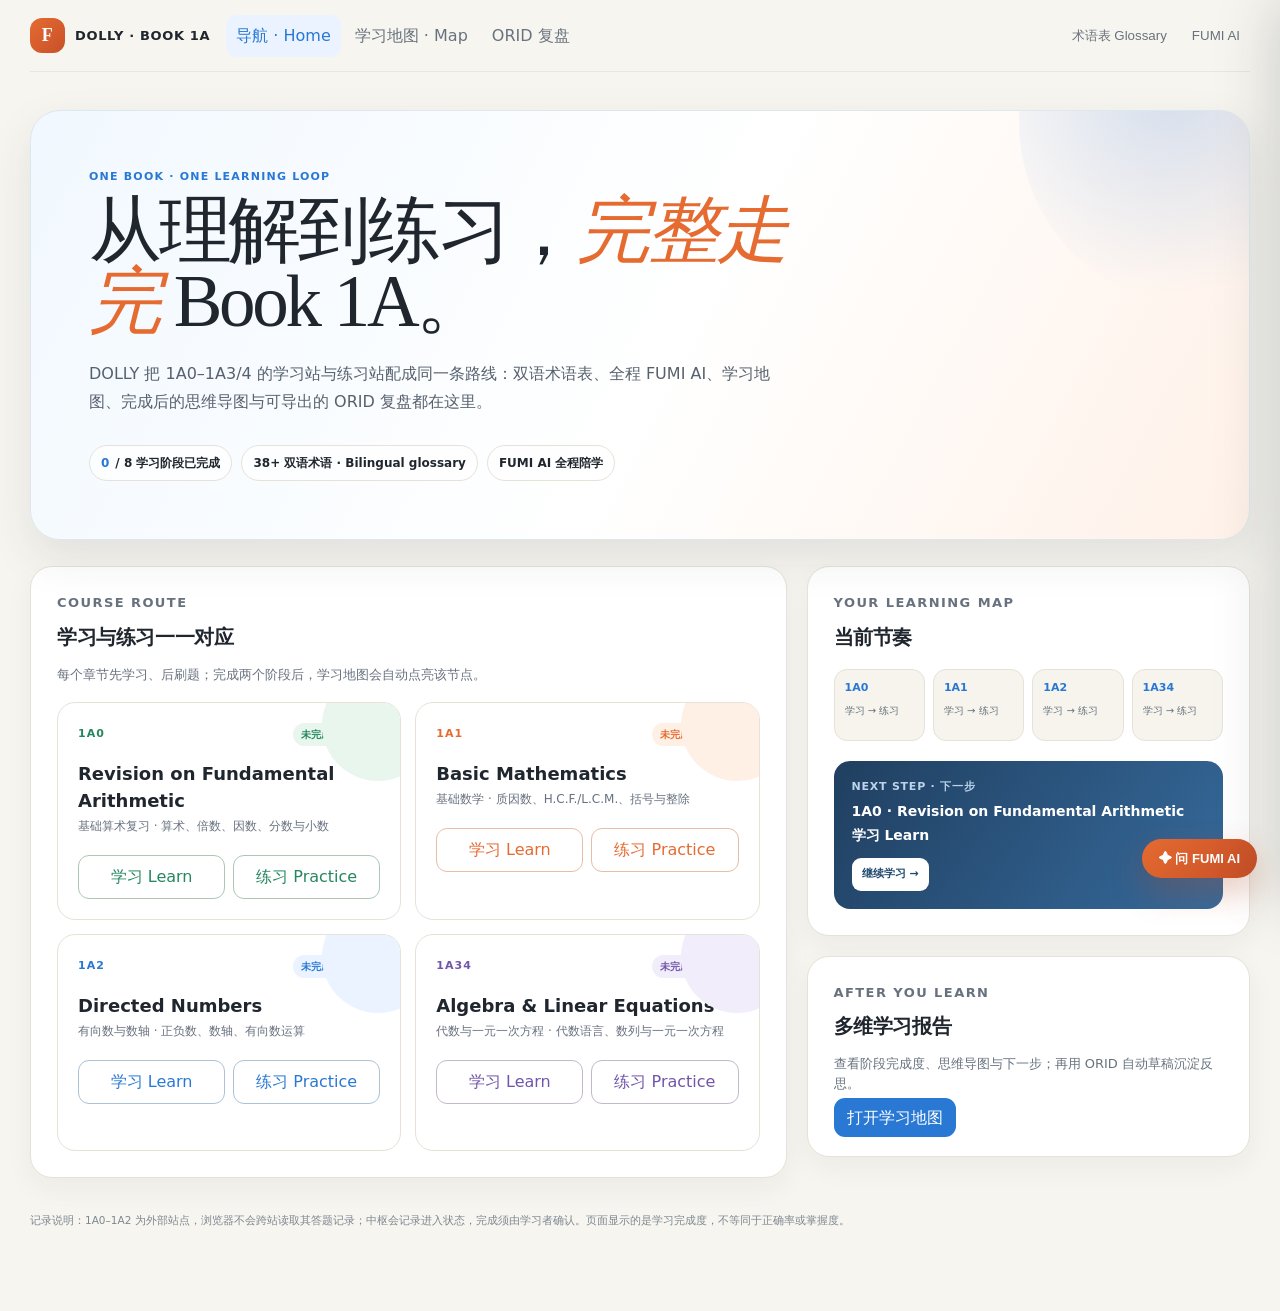
<file: index.html>
<!doctype html>
<html lang="zh-CN">
<head>
  <meta charset="utf-8">
  <meta name="viewport" content="width=device-width,initial-scale=1">
  <title>DOLLY · Book 1A Learning Hub</title>
  <link rel="stylesheet" href="assets/hub.css">
</head>
<body>
  <div data-hub-header></div>
  <main class="hub-shell hub-main">
    <section class="hub-hero">
      <p class="eyebrow">ONE BOOK · ONE LEARNING LOOP</p>
      <h1>从理解到练习，<em>完整走完</em> Book 1A。</h1>
      <p class="hub-lead">DOLLY 把 1A0–1A3/4 的学习站与练习站配成同一条路线：双语术语表、全程 FUMI AI、学习地图、完成后的思维导图与可导出的 ORID 复盘都在这里。</p>
      <div class="hero-pills"><span class="pill"><b id="hero-done">0</b> / 8 学习阶段已完成</span><span class="pill">38+ 双语术语 · Bilingual glossary</span><span class="pill">FUMI AI 全程陪学</span></div>
    </section>
    <section class="dashboard-grid">
      <article class="section-card pad">
        <p class="eyebrow">COURSE ROUTE</p><h2>学习与练习一一对应</h2><p>每个章节先学习、后刷题；完成两个阶段后，学习地图会自动点亮该节点。</p>
        <div class="course-grid" id="course-grid"></div>
      </article>
      <aside>
        <article class="section-card pad"><p class="eyebrow">YOUR LEARNING MAP</p><h2>当前节奏</h2><div class="map-mini" id="map-mini"></div><div class="next-card" id="next-card"></div></article>
        <article class="section-card pad" style="margin-top:20px"><p class="eyebrow">AFTER YOU LEARN</p><h2>多维学习报告</h2><p>查看阶段完成度、思维导图与下一步；再用 ORID 自动草稿沉淀反思。</p><a class="button" href="report.html">打开学习地图</a></article>
      </aside>
    </section>
    <p class="footer-note">记录说明：1A0–1A2 为外部站点，浏览器不会跨站读取其答题记录；中枢会记录进入状态，完成须由学习者确认。页面显示的是学习完成度，不等同于正确率或掌握度。</p>
  </main>
  <script src="assets/hub.js"></script>
  <script>
  addEventListener('DOMContentLoaded',()=>{
    DollyHub.mountCommon('home');
    const p=DollyHub.progress(); document.querySelector('#hero-done').textContent=p.done;
    const label=s=>s.status==='done'?'已完成':'未完成';
    document.querySelector('#course-grid').innerHTML=Object.values(DollyHub.UNITS).map(u=>{
      const learning=DollyHub.stage(u.id,'learning'),practice=DollyHub.stage(u.id,'practice');
      return `<article class="course-card" data-unit="${u.id}"><div class="course-top"><span class="unit-code">${u.id}</span><span class="unit-state">${label(learning)} · ${label(practice)}</span></div><h3>${u.en}</h3><p class="zh">${u.zh} · ${u.short}</p><div class="course-actions"><a class="launch-btn" href="${DollyHub.target(u.id,'learning')}">学习 Learn</a><a class="launch-btn" href="${DollyHub.target(u.id,'practice')}">练习 Practice</a></div></article>`;
    }).join('');
    document.querySelector('#map-mini').innerHTML=Object.values(DollyHub.UNITS).map(u=>{const done=DollyHub.stageDone(u.id,'learning')&&DollyHub.stageDone(u.id,'practice');return `<div class="${done?'done':''}"><b>${u.id}</b><span>${done?'✓ 学习闭环':'学习 → 练习'}</span></div>`}).join('');
    const next=DollyHub.nextStage(); document.querySelector('#next-card').innerHTML=next?`<p>NEXT STEP · 下一步</p><b>${DollyHub.unitName(next.unit)}<br>${next.kind==='learning'?'学习 Learn':'练习 Practice'}</b><br><a href="${DollyHub.target(next.unit,next.kind)}">继续学习 →</a>`:`<p>ALL DONE · 已完成</p><b>8 个阶段都已标记完成。现在生成你的学习报告。</b><br><a href="report.html">查看报告 →</a>`;
  });
  </script>
</body>
</html>
</file>
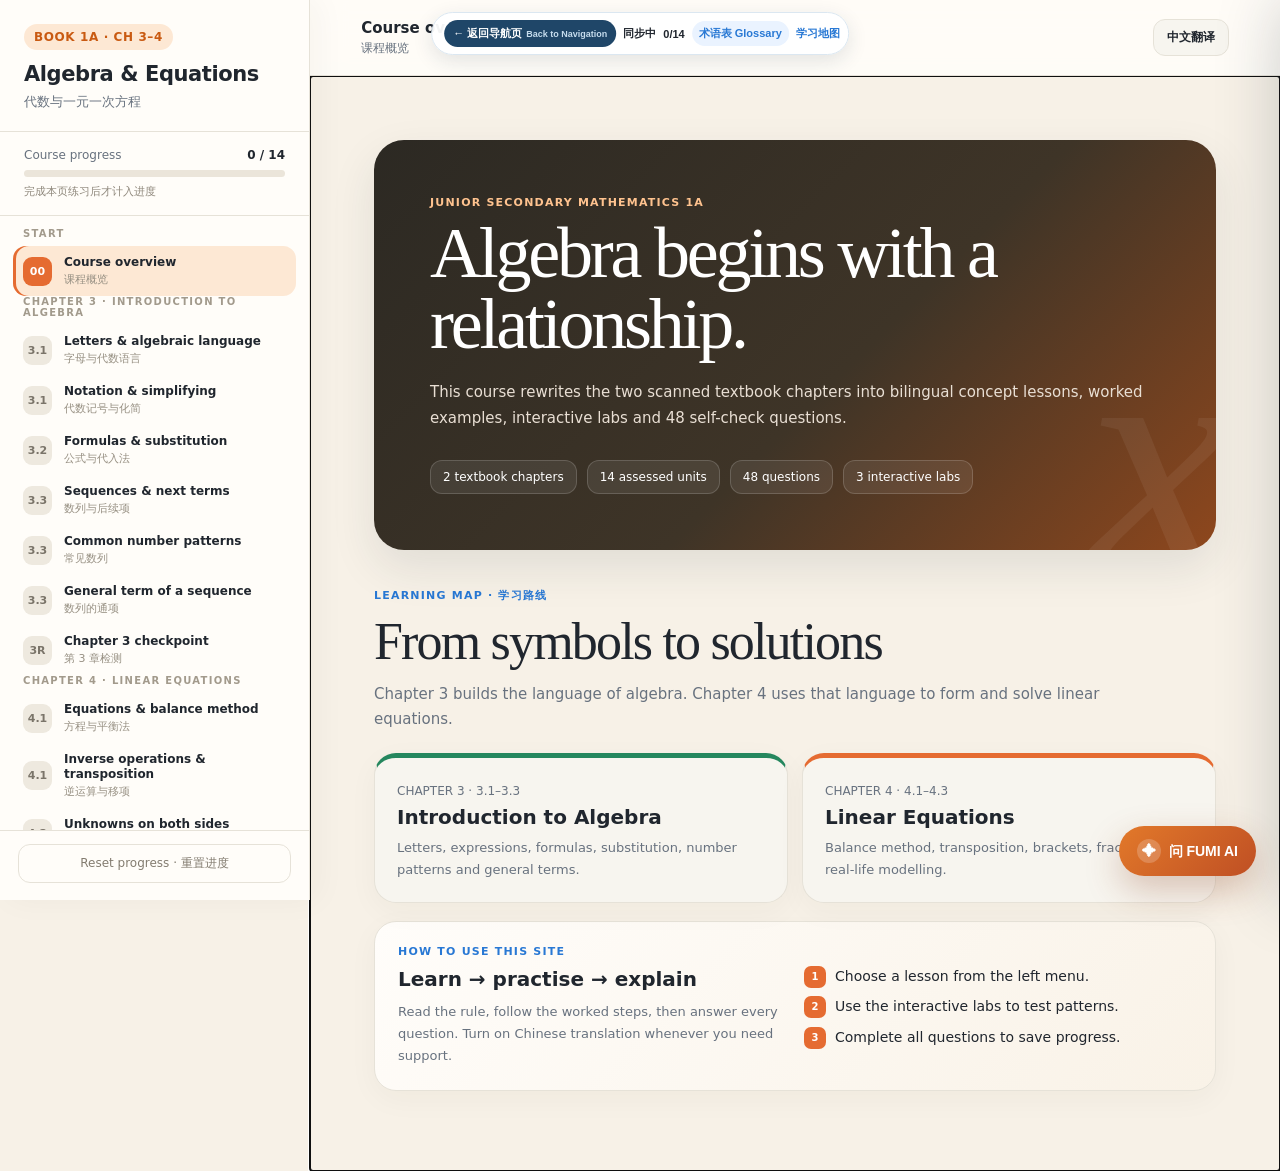
<file: Algebra_Linear_Equations_Interactive_Learning.html>
<!doctype html>
<html lang="zh-CN">
<head>
  <meta charset="utf-8">
  <meta name="viewport" content="width=device-width,initial-scale=1">
  <meta name="description" content="Junior Secondary Mathematics 1A Chapters 3–4: bilingual interactive algebra and linear equations course.">
  <meta name="theme-color" content="#ef7a22">
  <title>Algebra & Linear Equations | 代数与一元一次方程</title>
  <style>
    :root{
      --ink:#25231f;--muted:#746f66;--line:#e5dfd3;--paper:#fffdf9;--cream:#f7f1e7;
      --cream2:#fbf7f0;--orange:#ef7a22;--orange2:#c95a12;--orangeSoft:#fde8d4;
      --green:#32916d;--greenSoft:#dff3eb;--red:#d9574f;--redSoft:#fbe4e1;
      --teal:#198b87;--tealSoft:#dff3f1;--purple:#7454a5;--purpleSoft:#eee7f8;
      --blue:#3f72b5;--blueSoft:#e5eef9;--shadow:0 18px 60px rgba(55,45,32,.09);
      --sidebar:310px
    }
    *{box-sizing:border-box}html{scroll-behavior:smooth}body{margin:0;color:var(--ink);background:var(--cream);
      font-family:Inter,ui-sans-serif,system-ui,-apple-system,BlinkMacSystemFont,"Segoe UI","PingFang SC",
      "Hiragino Sans GB","Microsoft YaHei",Arial,sans-serif;-webkit-font-smoothing:antialiased}
    button,input,select{font:inherit}button{color:inherit}button:focus-visible,input:focus-visible,select:focus-visible{
      outline:3px solid rgba(239,122,34,.3);outline-offset:2px}.skip{position:fixed;z-index:100;top:10px;left:10px;
      transform:translateY(-160%);background:var(--ink);color:#fff;padding:10px 14px;border-radius:10px}.skip:focus{transform:none}
    .app{min-height:100vh;display:grid;grid-template-columns:var(--sidebar) minmax(0,1fr)}
    .sidebar{position:fixed;inset:0 auto 0 0;z-index:30;width:var(--sidebar);display:flex;flex-direction:column;
      background:rgba(255,253,249,.98);border-right:1px solid var(--line);box-shadow:8px 0 30px rgba(62,50,34,.04)}
    .brand{padding:24px 24px 20px;border-bottom:1px solid var(--line)}.badge{display:inline-flex;align-items:center;
      gap:7px;margin-bottom:11px;padding:6px 10px;color:var(--orange2);background:var(--orangeSoft);
      border-radius:999px;font-size:12px;font-weight:850;letter-spacing:.05em}.brand h1{margin:0;font-size:21px;
      line-height:1.25;letter-spacing:-.02em}.brand p{margin:6px 0 0;color:var(--muted);font-size:13px}
    .progressBox{padding:16px 24px;border-bottom:1px solid var(--line)}.progressMeta{display:flex;justify-content:space-between;
      gap:8px;margin-bottom:8px;color:var(--muted);font-size:12px}.progressMeta strong{color:var(--ink)}
    .track{height:7px;overflow:hidden;background:#ebe5da;border-radius:999px}.fill{height:100%;width:0;
      background:linear-gradient(90deg,#f39445,var(--orange));border-radius:inherit;transition:width .3s ease}
    .progressNote{margin-top:7px;color:#8f887c;font-size:11px}
    .lessonNav{flex:1;overflow:auto;padding:12px 13px 18px;scrollbar-width:thin;scrollbar-color:#d9d1c3 transparent}
    .navGroup{margin:10px 0 16px}.navGroupTitle{margin:0 10px 7px;color:#a29a8c;font-size:10px;font-weight:900;
      letter-spacing:.13em;text-transform:uppercase}.navBtn{width:100%;display:grid;grid-template-columns:32px minmax(0,1fr);
      gap:9px;align-items:center;padding:9px 10px;border:0;border-radius:13px;background:transparent;cursor:pointer;text-align:left}
    .navBtn:hover{background:#f6f0e7}.navBtn.active{background:var(--orangeSoft);box-shadow:inset 3px 0 var(--orange)}
    .navNum{width:29px;height:29px;display:grid;place-items:center;color:#7a7469;background:#eee9df;border-radius:9px;
      font-size:11px;font-weight:900}.navBtn.done .navNum{color:#fff;background:var(--green)}.navBtn.active .navNum{color:#fff;background:var(--orange)}
    .navName{display:block;font-size:12px;font-weight:780;line-height:1.25}.navZh{display:block;margin-top:2px;overflow:hidden;
      color:#979083;font-size:11px;text-overflow:ellipsis;white-space:nowrap}.sideFoot{padding:13px 18px 17px;border-top:1px solid var(--line)}
    .reset{width:100%;padding:10px 12px;color:#837c70;border:1px solid var(--line);border-radius:12px;background:transparent;cursor:pointer;font-size:12px}
    .reset:hover{color:var(--red);border-color:#efb8b3}.workspace{grid-column:2;min-width:0;min-height:100vh}
    .topbar{position:sticky;top:0;z-index:20;min-height:76px;display:flex;align-items:center;justify-content:space-between;
      gap:18px;padding:13px clamp(22px,4vw,56px);background:rgba(255,253,249,.92);border-bottom:1px solid var(--line);
      backdrop-filter:blur(16px)}.topTitle{min-width:0}.topTitle strong{display:block;overflow:hidden;font-size:15px;
      text-overflow:ellipsis;white-space:nowrap}.topTitle span{display:block;margin-top:3px;color:var(--muted);font-size:12px}
    .topActions{display:flex;gap:8px}.iconBtn,.translateBtn{border:1px solid var(--line);background:var(--paper);cursor:pointer}
    .translateBtn{padding:9px 13px;border-radius:12px;font-size:12px;font-weight:750}.translateBtn.on{color:var(--orange2);
      border-color:#f2b887;background:var(--orangeSoft)}.iconBtn{display:none;width:40px;height:40px;border-radius:11px}
    main{width:min(1120px,100%);margin:0 auto;padding:clamp(28px,5vw,64px) clamp(20px,5vw,66px) 80px}
    .hero{position:relative;overflow:hidden;padding:clamp(30px,5vw,56px);color:#fff;border-radius:30px;
      background:linear-gradient(135deg,#2c2923 0%,#3e3427 56%,#8e471d 100%);box-shadow:var(--shadow)}
    .hero:after{content:"x";position:absolute;right:-18px;bottom:-105px;color:rgba(255,255,255,.06);
      font-family:Georgia,serif;font-size:340px;font-style:italic}.eyebrow{margin:0 0 10px;color:var(--orange);
      font-size:11px;font-weight:900;letter-spacing:.13em;text-transform:uppercase}.hero .eyebrow{color:#ffc38f}
    .hero h2{position:relative;z-index:1;max-width:780px;margin:0;font-family:Georgia,"Times New Roman",serif;
      font-size:clamp(38px,6vw,72px);font-weight:500;line-height:.98;letter-spacing:-.045em}.hero p{position:relative;
      z-index:1;max-width:720px;margin:20px 0 0;color:#e9dfd4;font-size:15px;line-height:1.75}
    .heroStats{position:relative;z-index:1;display:flex;flex-wrap:wrap;gap:10px;margin-top:28px}.heroStat{
      padding:9px 12px;border:1px solid rgba(255,255,255,.16);border-radius:12px;background:rgba(255,255,255,.08);
      font-size:12px}.sectionTitle{margin:38px 0 15px}.sectionTitle h2{margin:0;font-family:Georgia,"Times New Roman",serif;
      font-size:clamp(32px,4.5vw,52px);font-weight:500;letter-spacing:-.035em}.sectionTitle p{max-width:760px;margin:11px 0 0;
      color:var(--muted);font-size:15px;line-height:1.72}.zhText{display:none;margin-top:8px!important;color:#706a60!important}
    body.showZh .zhText{display:block}.chapterStrip{display:grid;grid-template-columns:1fr 1fr;gap:14px;margin-top:20px}
    .chapterCard,.card,.example,.lab,.quiz,.finishBox{border:1px solid var(--line);background:var(--paper);border-radius:22px;box-shadow:0 8px 30px rgba(55,45,32,.04)}
    .chapterCard{padding:22px}.chapterCard:first-child{border-top:5px solid var(--green)}.chapterCard:last-child{border-top:5px solid var(--orange)}
    .chapterCard span{color:var(--muted);font-size:12px}.chapterCard h3{margin:6px 0 8px;font-size:20px}.chapterCard p{margin:0;color:var(--muted);font-size:13px;line-height:1.65}
    .concepts{display:grid;grid-template-columns:repeat(3,1fr);gap:14px;margin-top:18px}.card{padding:20px}.cardLabel{
      color:var(--orange2);font-size:10px;font-weight:900;letter-spacing:.1em;text-transform:uppercase}.card h3{margin:7px 0 9px;font-size:17px}
    .card p{margin:0;color:var(--muted);font-size:13px;line-height:1.68}.math{display:inline-flex;align-items:center;padding:2px 7px;
      color:#704117;background:#fff0de;border-radius:7px;font-family:"Cambria Math",Georgia,serif;font-size:1.04em;font-weight:700}
    .example,.lab,.quiz{margin-top:18px;padding:23px}.example{background:linear-gradient(135deg,#fffdfa,#f9f2e7)}
    .exampleGrid{display:grid;grid-template-columns:1fr 1fr;gap:18px}.example h3,.lab h3,.quiz h3,.finishBox h3{margin:4px 0 10px;font-size:20px}
    .example p,.lab p,.quiz p,.finishBox p{margin:0;color:var(--muted);font-size:13px;line-height:1.7}.steps{margin:12px 0 0;padding:0;list-style:none}
    .steps li{position:relative;margin:8px 0;padding-left:31px;font-size:14px;line-height:1.6}.steps li:before{content:attr(data-step);
      position:absolute;left:0;top:1px;width:22px;height:22px;display:grid;place-items:center;color:#fff;background:var(--orange);
      border-radius:7px;font-size:10px;font-weight:900}.lab{border-color:#cce4df;background:#f9fffd}.labControls{display:grid;
      grid-template-columns:repeat(3,1fr);gap:11px;margin-top:15px}.control label{display:block;margin-bottom:6px;color:var(--muted);
      font-size:11px;font-weight:800}.control input,.control select{width:100%;height:43px;padding:0 11px;border:1px solid #d8d2c7;
      border-radius:11px;background:#fff}.labResult{margin-top:14px;padding:16px;border:1px solid #b9ddd5;border-radius:14px;
      color:#166b67;background:var(--tealSoft);font-family:"Cambria Math",Georgia,serif;font-size:19px;font-weight:700;text-align:center}
    .quizHead{display:flex;justify-content:space-between;gap:15px;align-items:start}.scorePill{padding:7px 10px;border-radius:999px;
      color:var(--blue);background:var(--blueSoft);font-size:11px;font-weight:850;white-space:nowrap}.questions{display:grid;gap:13px;margin-top:16px}
    .q{padding:17px;border:1px solid var(--line);border-radius:16px;background:#fff}.qNo{color:#9b9386;font-size:10px;font-weight:900;
      letter-spacing:.11em}.q h4{margin:7px 0 4px;font-size:15px;line-height:1.55}.q .zhText{font-size:12px}
    .options{display:grid;grid-template-columns:1fr 1fr;gap:8px;margin-top:11px}.option{min-height:42px;padding:9px 11px;
      border:1px solid #ded8ce;border-radius:11px;background:#fff;cursor:pointer;text-align:left;font-size:13px}.option:hover{border-color:#eda66f;background:#fffaf5}
    .option.chosen{border-color:var(--blue);background:var(--blueSoft)}.option.correct{border-color:var(--green);background:var(--greenSoft)}
    .option.wrong{border-color:var(--red);background:var(--redSoft)}.feedback{min-height:18px;margin-top:8px;font-size:12px;font-weight:750}
    .feedback.ok{color:var(--green)}.feedback.no{color:var(--red)}.finishBox{display:flex;align-items:center;justify-content:space-between;
      gap:20px;margin-top:18px;padding:20px}.finishBtn,.primaryBtn{border:0;border-radius:12px;background:var(--orange);color:#fff;
      cursor:pointer;font-weight:850}.finishBtn{padding:11px 15px;font-size:12px}.finishBtn:disabled{cursor:not-allowed;background:#cfc7ba}
    .finishBox.done{border-color:#b7dbc9;background:var(--greenSoft)}.primaryBtn{padding:12px 16px}.summaryGrid{
      display:grid;grid-template-columns:repeat(4,1fr);gap:12px;margin-top:18px}.stat{padding:19px;border:1px solid var(--line);
      border-radius:18px;background:var(--paper)}.stat strong{display:block;font-family:Georgia,serif;font-size:30px}.stat span{color:var(--muted);font-size:11px}
    .summaryList{display:grid;gap:10px;margin-top:18px}.summaryRow{display:grid;grid-template-columns:150px 1fr auto;gap:12px;

      align-items:center;padding:14px 16px;border:1px solid var(--line);border-radius:14px;background:var(--paper);font-size:13px}
    .summaryRow span{color:var(--muted)}.summaryRow b{color:var(--green)}.formulaTable{width:100%;margin-top:14px;border-collapse:collapse;font-size:13px}
    .formulaTable th,.formulaTable td{padding:11px;border-bottom:1px solid var(--line);text-align:left}.formulaTable th{color:var(--muted);font-size:11px}
    .overlay{display:none;position:fixed;inset:0;z-index:25;background:rgba(30,28,25,.4)}.overlay.open{display:block}
    @media(max-width:980px){:root{--sidebar:285px}.concepts{grid-template-columns:1fr 1fr}.concepts .card:last-child{grid-column:1/-1}}
    @media(max-width:760px){.app{display:block}.sidebar{transform:translateX(-105%);transition:transform .22s ease}.sidebar.open{transform:none}
      .workspace{min-height:100vh}.iconBtn{display:grid;place-items:center}.topbar{padding:11px 16px}.topTitle span{display:none}
      main{padding:24px 16px 64px}.hero{padding:30px 24px;border-radius:23px}.hero h2{font-size:42px}.chapterStrip,.concepts,
      .exampleGrid,.summaryGrid{grid-template-columns:1fr}.concepts .card:last-child{grid-column:auto}.labControls{grid-template-columns:1fr}
      .options{grid-template-columns:1fr}.finishBox{align-items:flex-start;flex-direction:column}.summaryRow{grid-template-columns:1fr auto}
      .summaryRow span{grid-column:1/-1}.translateBtn{padding:8px 10px}.topActions{gap:5px}}
    @media(prefers-reduced-motion:reduce){*{scroll-behavior:auto!important;transition:none!important}}
  .fumi-ai-fab{position:fixed;right:24px;bottom:24px;z-index:120;border:0;border-radius:999px;padding:13px 18px;background:linear-gradient(135deg,#e2792a,#bf4f24);color:#fff;font:800 14px/1 Inter,"Noto Sans SC",sans-serif;box-shadow:0 14px 35px rgba(137,60,27,.28);cursor:pointer;display:flex;align-items:center;gap:8px}
.fumi-ai-fab::before{content:"✦";display:grid;place-items:center;width:24px;height:24px;border-radius:50%;background:rgba(255,255,255,.2)}
.fumi-ai-panel{position:fixed;right:24px;bottom:84px;z-index:119;width:min(410px,calc(100vw - 32px));height:min(650px,calc(100vh - 112px));display:flex;flex-direction:column;overflow:hidden;border:1px solid var(--line,#e7dfd2);border-radius:22px;background:var(--surface,var(--paper,#fff));color:var(--text,#29251f);box-shadow:0 24px 70px rgba(40,30,20,.24);font:14px/1.55 Inter,"Noto Sans SC",-apple-system,BlinkMacSystemFont,"Segoe UI",sans-serif;opacity:0;transform:translateY(14px) scale(.98);pointer-events:none;transition:.2s ease}
.fumi-ai-panel.open{opacity:1;transform:none;pointer-events:auto}.fumi-ai-head{display:flex;align-items:center;gap:11px;padding:15px 16px;border-bottom:1px solid var(--line,#e7dfd2);background:linear-gradient(135deg,color-mix(in srgb,#e2792a 12%,var(--surface,var(--paper,#fff))),var(--surface,var(--paper,#fff)))}
.fumi-ai-mark{display:grid;place-items:center;width:36px;height:36px;border-radius:12px;background:#e2792a;color:#fff;font-weight:900}.fumi-ai-title{min-width:0;flex:1}.fumi-ai-title b{display:block;font-size:14px}.fumi-ai-status{display:flex;align-items:center;gap:6px;color:var(--muted,#776f64);font-size:10.5px}.fumi-ai-dot{width:7px;height:7px;border-radius:50%;background:#b7afa3}.fumi-ai-dot.ok{background:#3e9b6d}.fumi-ai-dot.busy{background:#e2792a;animation:fumiPulse 1s infinite}.fumi-ai-close{border:0;background:var(--surface2,#f3ede3);color:inherit;width:32px;height:32px;border-radius:10px;cursor:pointer}
.fumi-ai-context{padding:10px 15px;border-bottom:1px solid var(--line,#e7dfd2);background:var(--surface2,#f7f1e8);color:var(--muted,#776f64);font-size:11.5px}.fumi-ai-context b{color:var(--text,#29251f)}
.fumi-ai-messages{flex:1;overflow:auto;padding:14px;display:flex;flex-direction:column;gap:10px;scroll-behavior:smooth}.fumi-ai-msg{max-width:88%;padding:10px 12px;border-radius:14px;background:var(--surface2,#f6f0e6);white-space:pre-wrap;overflow-wrap:anywhere}.fumi-ai-msg.student{align-self:flex-end;background:#e2792a;color:#fff;border-bottom-right-radius:5px}.fumi-ai-msg.assistant{align-self:flex-start;border-bottom-left-radius:5px}.fumi-ai-msg.system{max-width:100%;background:#e9f3f1;color:#246860;font-size:12px}.fumi-ai-thinking{display:flex;gap:5px;align-items:center}.fumi-ai-thinking i{width:6px;height:6px;border-radius:50%;background:#e2792a;animation:fumiBounce 1s infinite}.fumi-ai-thinking i:nth-child(2){animation-delay:.14s}.fumi-ai-thinking i:nth-child(3){animation-delay:.28s}
.fumi-ai-quick{display:flex;gap:7px;overflow:auto;padding:0 14px 10px}.fumi-ai-chip{flex:none;border:1px solid var(--line,#ded7cb);border-radius:999px;background:var(--surface,var(--paper,#fff));color:var(--muted,#776f64);padding:7px 10px;font:750 11px/1 inherit;cursor:pointer}.fumi-ai-chip:hover{border-color:#e2792a;color:#c45c23}.fumi-ai-compose{display:grid;grid-template-columns:1fr auto;gap:8px;padding:12px 14px;border-top:1px solid var(--line,#e7dfd2)}.fumi-ai-input{width:100%;min-height:44px;max-height:110px;resize:none;border:1px solid var(--line,#ded7cb);border-radius:12px;background:var(--surface,var(--paper,#fff));color:inherit;padding:10px 12px;font:inherit}.fumi-ai-send{align-self:end;border:0;border-radius:12px;background:#2569b0;color:#fff;padding:11px 14px;font-weight:800;cursor:pointer}.fumi-ai-send:disabled{opacity:.5;cursor:wait}
.fumi-ai-settings{padding:0 14px 13px;color:var(--muted,#776f64);font-size:10.5px}.fumi-ai-settings.hidden{display:none}.fumi-ai-settings label{display:block;margin-bottom:5px}.fumi-ai-settings-row{display:flex;gap:6px}.fumi-ai-endpoint{min-width:0;flex:1;border:1px solid var(--line,#ded7cb);border-radius:9px;background:var(--surface,var(--paper,#fff));color:inherit;padding:7px 8px;font-size:10px}.fumi-ai-save{border:0;border-radius:9px;background:var(--surface2,#eee8de);color:inherit;padding:7px 9px;font-weight:800;cursor:pointer}.fumi-ai-note{margin-top:5px}
@keyframes fumiPulse{50%{opacity:.35}}@keyframes fumiBounce{50%{transform:translateY(-3px)}}
@media(max-width:620px){.fumi-ai-fab{right:14px;bottom:14px}.fumi-ai-panel{right:0;bottom:0;width:100vw;height:100dvh;max-height:none;border-radius:0}.fumi-ai-head{padding-top:max(15px,env(safe-area-inset-top))}}
@media(prefers-reduced-motion:reduce){.fumi-ai-panel,.fumi-ai-dot,.fumi-ai-thinking i{transition:none;animation:none}}


  </style>
  <link rel="stylesheet" href="assets/hub.css">
  <link rel="stylesheet" href="assets/navigation.css">
</head>
<body>
  <a class="skip" href="#main">Skip to lesson</a>
  <div class="overlay" id="overlay"></div>
  <div class="app">
    <aside class="sidebar" id="sidebar" aria-label="Course navigation">
      <div class="brand"><div class="badge">BOOK 1A · CH 3–4</div><h1>Algebra & Equations</h1><p>代数与一元一次方程</p></div>
      <div class="progressBox"><div class="progressMeta"><span>Course progress</span><strong id="progressText">0 / 14</strong></div>
        <div class="track"><div class="fill" id="progressFill"></div></div><div class="progressNote">完成本页练习后才计入进度</div></div>
      <nav class="lessonNav" id="lessonNav"></nav>
      <div class="sideFoot"><button class="reset" id="resetBtn">Reset progress · 重置进度</button></div>
    </aside>
    <section class="workspace">
      <header class="topbar">
        <button class="iconBtn" id="menuBtn" aria-label="Open course menu">☰</button>
        <div class="topTitle"><strong id="topEn">Course overview</strong><span id="topZh">课程概览</span></div>
        <div class="topActions"><button class="translateBtn" id="translateBtn" aria-pressed="false">中文翻译</button></div>
      </header>
      <main id="main" tabindex="-1"></main>
    </section>
  </div>
  <script>
  (() => {
    const STORAGE_KEY = "jsm1a-ch3-4-v1";
    const lessons = [
      {id:"start",group:"Start",code:"00",en:"Course overview",zh:"课程概览",kind:"cover"},
      {id:"language",group:"Chapter 3 · Introduction to Algebra",code:"3.1",en:"Letters & algebraic language",zh:"字母与代数语言",
        intro:"Letters can stand for unknown or changing numbers. An algebraic expression records a mathematical relationship without an equals sign.",
        introZh:"字母可以表示未知数或变化的数。代数式不用等号，而是记录数量之间的运算关系。",
        concepts:[
          ["Unknown values","A letter such as <span class='math'>x</span> may represent a number we do not yet know.","字母（如 x）可以表示尚未知道的数。"],
          ["Translate carefully","“7 less than x” means <span class='math'>x − 7</span>; the order of the words matters.","“比 x 少 7”写成 x−7；要留意文字中的先后关系。"],
          ["Expression ≠ equation","<span class='math'>3a + 2</span> is an expression. <span class='math'>3a + 2 = 11</span> is an equation.","3a+2 是代数式；3a+2=11 是方程。"]],
        example:{title:"From words to symbols",text:"Write “three times the sum of n and 4” as an algebraic expression.",steps:["The sum of n and 4 is <span class='math'>n + 4</span>.","Three times that whole sum is <span class='math'>3(n + 4)</span>.","Brackets show that multiplication applies to the complete sum."],zh:"把“n 与 4 的和的 3 倍”写成代数式。"},
        questions:[
          q("l1q1","Which expression means “8 less than p”?","哪个代数式表示“比 p 少 8”？",["8 − p","p − 8","8p","p ÷ 8"],"p − 8"),
          q("l1q2","Which expression means “five times the sum of x and 2”?","哪个代数式表示“x 与 2 的和的 5 倍”？",["5x + 2","5(x + 2)","x + 10","5x × 2"],"5(x + 2)"),
          q("l1q3","Which item is an equation?","下列哪一项是方程？",["4m − 1","2a + 3b","5x + 2 = 17","7y"],"5x + 2 = 17")
        ]},
      {id:"notation",group:"Chapter 3 · Introduction to Algebra",code:"3.1",en:"Notation & simplifying",zh:"代数记号与化简",
        intro:"Algebra shortens repeated operations. Multiplication signs are usually omitted, powers use indices, and only like terms can be combined.",
        introZh:"代数记号可以简化重复运算：乘号通常省略，重复相乘用指数表示，只有同类项才能合并。",
        concepts:[
          ["Multiplication","Write <span class='math'>4 × a</span> as <span class='math'>4a</span>, and put the number before the letter.","4×a 写成 4a，数字通常写在字母前。"],
          ["Index notation","<span class='math'>x × x × x = x³</span>. The index tells how many equal factors are multiplied.","x×x×x=x³；指数表示相同因数的个数。"],
          ["Like terms","<span class='math'>3x + 5x = 8x</span>, but <span class='math'>3x + 5y</span> cannot be combined.","3x 与 5x 是同类项；3x 与 5y 不是同类项。"]],
        example:{title:"Collect like terms",text:"Simplify <span class='math'>6a + 3b − 2a + b</span>.",steps:["Group like terms: <span class='math'>(6a − 2a) + (3b + b)</span>.","Combine their coefficients: <span class='math'>4a + 4b</span>.","Unlike terms a and b remain separate."],zh:"化简 6a+3b−2a+b。"},
        questions:[
          q("l2q1","Simplify 7x + 2x.","化简 7x+2x。",["9","9x","14x","7x²"],"9x"),
          q("l2q2","Write a × a × b in index notation.","用指数记号表示 a×a×b。",["2ab","a²b","ab²","a³b"],"a²b"),
          q("l2q3","Simplify 5m + 2n − 3m + n.","化简 5m+2n−3m+n。",["2m + 3n","2m + n","8mn","5m"],"2m + 3n")
        ]},
      {id:"formula",group:"Chapter 3 · Introduction to Algebra",code:"3.2",en:"Formulas & substitution",zh:"公式与代入法",
        intro:"A formula is an equation connecting two or more variables. Substitute known values first, keep the order of operations, then include units.",
        introZh:"公式是连接两个或多个变量的等式。先代入已知数值，再按运算顺序计算，最后写上单位。",
        concepts:[
          ["Formula","Examples include <span class='math'>P = 2(l + w)</span> and <span class='math'>A = ½bh</span>.","例如长方形周长 P=2(l+w)，三角形面积 A=½bh。"],
          ["Substitute","Replace every letter by its value. Use brackets when the value is negative.","用数值替换字母；代入负数时要加括号。"],
          ["Check units","Length, area and volume use different units: cm, cm² and cm³.","长度、面积、体积的单位分别如 cm、cm²、cm³。"]],
        example:{title:"Use a formula",text:"Find the area of a triangle when <span class='math'>b = 12 cm</span> and <span class='math'>h = 7 cm</span>.",steps:["Use <span class='math'>A = ½bh</span>.","Substitute: <span class='math'>A = ½ × 12 × 7</span>.","Therefore <span class='math'>A = 42 cm²</span>."],zh:"底为 12 cm、高为 7 cm，求三角形面积。"},
        lab:"formula",
        questions:[
          q("l3q1","Using P = 2(l + w), find P when l = 8 and w = 5.","用 P=2(l+w)，当 l=8、w=5 时求 P。",["13","21","26","80"],"26"),
          q("l3q2","Using C = πd, find C when d = 6. Give the exact value.","用 C=πd，当 d=6 时求 C 的准确值。",["3π","6π","12π","36π"],"6π"),
          q("l3q3","Using V = lwh, find V when l = 4, w = 3 and h = 5.","用 V=lwh，当 l=4、w=3、h=5 时求 V。",["12","20","47","60"],"60")
        ]},
      {id:"sequence",group:"Chapter 3 · Introduction to Algebra",code:"3.3",en:"Sequences & next terms",zh:"数列与后续项",
        intro:"A sequence is a list of numbers or figures arranged in order. To continue it, describe the operation that maps each term to the next.",
        introZh:"数列是按一定顺序排列的一列数或图形。要继续数列，应找出每一项到下一项的运算规律。",
        concepts:[
          ["Term","Each member is a term: <span class='math'>T₁, T₂, T₃, …</span>.","数列中的每个数称为一项，依次记为 T₁、T₂、T₃……"],
          ["Difference","For <span class='math'>4, 7, 10, 13, …</span>, add 3 each time.","数列 4,7,10,13,… 每次增加 3。"],

          ["Ratio","For <span class='math'>3, 6, 12, 24, …</span>, multiply by 2 each time.","数列 3,6,12,24,… 每次乘 2。"]],
        example:{title:"Describe before predicting",text:"Find the next two terms of <span class='math'>35, 28, 21, 14, …</span>.",steps:["Successive terms decrease by 7.","The next term is <span class='math'>14 − 7 = 7</span>.","The following term is <span class='math'>7 − 7 = 0</span>."],zh:"求数列 35,28,21,14,… 的下两项。"},
        questions:[
          q("l4q1","Find the next term: 6, 11, 16, 21, …","求下一项：6,11,16,21,…",["24","25","26","27"],"26"),
          q("l4q2","Find the next term: 81, 27, 9, 3, …","求下一项：81,27,9,3,…",["0","1","1.5","2"],"1"),
          q("l4q3","What is the common difference of 18, 13, 8, 3, …?","数列 18,13,8,3,… 的公差是多少？",["−5","−3","3","5"],"−5")
        ]},
      {id:"common-sequences",group:"Chapter 3 · Introduction to Algebra",code:"3.3",en:"Common number patterns",zh:"常见数列",
        intro:"Square and triangular numbers arise from growing dot patterns. Their structure links a figure number to its number of dots.",
        introZh:"平方数和三角形数可以由逐步增长的点阵得到，它们把图形序号与点的数量联系起来。",
        concepts:[
          ["Square numbers","<span class='math'>1, 4, 9, 16, 25, …</span> are <span class='math'>n²</span>.","平方数为 1,4,9,16,25,…，通项是 n²。"],
          ["Triangular numbers","<span class='math'>1, 3, 6, 10, 15, …</span> are formed by adding 1, 2, 3, 4, …","三角形数 1,3,6,10,15,… 依次增加 2,3,4,5,…"],
          ["Growing figures","Count carefully what is shared when sticks or dots join.","处理火柴棒或点阵时，要注意相邻图形共享的部分。"]],
        example:{title:"Triangular growth",text:"Why is the fifth triangular number 15?",steps:["Start with the first five counting numbers.","Add them: <span class='math'>1 + 2 + 3 + 4 + 5</span>.","The total is <span class='math'>15</span> dots."],zh:"为什么第 5 个三角形数是 15？"},
        questions:[
          q("l5q1","Which number is the 8th square number?","第 8 个平方数是多少？",["16","32","64","81"],"64"),
          q("l5q2","What comes next: 1, 3, 6, 10, 15, …?","下一项是多少：1,3,6,10,15,…？",["18","20","21","25"],"21"),
          q("l5q3","Which list contains only square numbers?","哪一列全部是平方数？",["1, 4, 9, 16","1, 3, 6, 10","2, 4, 8, 16","1, 5, 9, 13"],"1, 4, 9, 16")
        ]},
      {id:"general-term",group:"Chapter 3 · Introduction to Algebra",code:"3.3",en:"General term of a sequence",zh:"数列的通项",
        intro:"The general term Tₙ gives the value at position n. For a linear sequence, start with the common difference and adjust the constant.",
        introZh:"通项 Tₙ 表示第 n 项的数值。线性数列的通项可从公差入手，再调整常数项。",
        concepts:[
          ["Position matters","The first term uses <span class='math'>n = 1</span>, not n = 0.","第一项对应 n=1，而不是 n=0。"],
          ["Linear form","A sequence with difference d has the form <span class='math'>Tₙ = dn + c</span>.","公差为 d 的线性数列可写成 Tₙ=dn+c。"],
          ["Verify","Test the rule with at least the first and second terms.","把 n=1 和 n=2 代入，检查通项是否正确。"]],
        example:{title:"Find a general term",text:"Find Tₙ for <span class='math'>5, 8, 11, 14, …</span>.",steps:["The common difference is 3, so begin with <span class='math'>3n</span>.","At n=1, 3n gives 3 but the sequence gives 5; add 2.","Thus <span class='math'>Tₙ = 3n + 2</span>."],zh:"求数列 5,8,11,14,… 的通项。"},
        lab:"sequence",
        questions:[
          q("l6q1","Find Tₙ for 4, 7, 10, 13, …","求数列 4,7,10,13,… 的通项。",["3n","3n + 1","4n − 1","n + 3"],"3n + 1"),
          q("l6q2","Find the 20th term when Tₙ = 5n − 2.","当 Tₙ=5n−2 时，求第 20 项。",["90","95","98","102"],"98"),
          q("l6q3","Which sequence has Tₙ = 2n + 3?","哪一个数列的通项是 Tₙ=2n+3？",["3, 5, 7, 9","5, 7, 9, 11","2, 5, 8, 11","5, 10, 15, 20"],"5, 7, 9, 11")
        ]},
      {id:"chapter3-review",group:"Chapter 3 · Introduction to Algebra",code:"3R",en:"Chapter 3 checkpoint",zh:"第 3 章检测",
        intro:"Mix algebraic language, simplification, substitution and sequences. Use the feedback to identify which section needs another pass.",
        introZh:"综合检测代数语言、化简、公式代入和数列。根据反馈判断需要复习的部分。",
        review:true,questions:[
          q("r3q1","Simplify 9a − 4a + 2.","化简 9a−4a+2。",["5a + 2","5a","13a + 2","7a"],"5a + 2"),
          q("r3q2","If x = −3, find 2x² + 1.","当 x=−3 时，求 2x²+1。",["−17","−5","7","19"],"19"),
          q("r3q3","Using A = ½bh, find A when b = 9 and h = 8.","用 A=½bh，当 b=9、h=8 时求 A。",["17","36","72","144"],"36"),
          q("r3q4","Find the next term: 2, 6, 18, 54, …","求下一项：2,6,18,54,…",["72","108","162","216"],"162"),
          q("r3q5","Find Tₙ for 10, 14, 18, 22, …","求 10,14,18,22,… 的通项。",["4n + 6","4n + 10","6n + 4","10n − 6"],"4n + 6"),
          q("r3q6","Which terms can be combined with 7xy?","哪一项可以与 7xy 合并？",["3x","3y","3xy","3x²y"],"3xy")
        ]},
      {id:"balance",group:"Chapter 4 · Linear Equations",code:"4.1",en:"Equations & balance method",zh:"方程与平衡法",
        intro:"A linear equation in one unknown has the unknown to the first power. Keep the equation balanced by doing the same operation to both sides.",
        introZh:"一元一次方程只含一个未知数，且未知数的次数是 1。解方程时，对等号两边做相同运算以保持平衡。",
        concepts:[
          ["Equality","The equals sign says the left and right sides have the same value.","等号表示左右两边的值相等。"],
          ["Balance","Adding, subtracting, multiplying or dividing both sides by the same non-zero number preserves equality.","等式两边同时加减同一个数，或同时乘除同一个非零数，等式仍成立。"],
          ["Check","Substitute the solution into the original equation, not only the last line.","把解代回原方程，而不只是代回最后一步。"]],
        example:{title:"Solve by balance",text:"Solve <span class='math'>5x − 9 = 21</span>.",steps:["Add 9 to both sides: <span class='math'>5x = 30</span>.","Divide both sides by 5: <span class='math'>x = 6</span>.","Check: <span class='math'>5(6) − 9 = 21</span>."],zh:"用平衡法解 5x−9=21。"},
        questions:[
          q("l8q1","Solve x + 7 = 19.","解 x+7=19。",["x = 10","x = 12","x = 26","x = 133"],"x = 12"),
          q("l8q2","Solve 6x = 42.","解 6x=42。",["x = 6","x = 7","x = 36","x = 48"],"x = 7"),
          q("l8q3","Solve 3x − 5 = 16.","解 3x−5=16。",["x = 3","x = 7","x = 11","x = 21"],"x = 7")
        ]},
      {id:"transposition",group:"Chapter 4 · Linear Equations",code:"4.1",en:"Inverse operations & transposition",zh:"逆运算与移项",
        intro:"Transposition is a shorthand for applying the same inverse operation to both sides. A moved term appears with the opposite operation.",
        introZh:"移项是对等式两边实施同一逆运算的简写。移过等号后，原来的运算变为相反运算。",
        concepts:[
          ["Undo addition","From <span class='math'>x + a = b</span>, get <span class='math'>x = b − a</span>.","由 x+a=b 得 x=b−a。"],
          ["Undo multiplication","From <span class='math'>ax = b</span>, get <span class='math'>x = b/a</span> for a ≠ 0.","由 ax=b 得 x=b/a（a≠0）。"],
          ["One line at a time","Show each equivalent equation to reduce sign errors.","每一步写出等价方程，可以减少符号错误。"]],
        example:{title:"Two inverse operations",text:"Solve <span class='math'>4 − 3x = 19</span>.",steps:["Subtract 4 from both sides: <span class='math'>−3x = 15</span>.","Divide by −3: <span class='math'>x = −5</span>.","Check: <span class='math'>4 − 3(−5) = 19</span>."],zh:"用逆运算解 4−3x=19。"},
        questions:[
          q("l9q1","Solve 2x + 9 = 25.","解 2x+9=25。",["x = 7","x = 8","x = 16","x = 17"],"x = 8"),
          q("l9q2","Solve 5 − 2x = 17.","解 5−2x=17。",["x = −11","x = −6","x = 6","x = 11"],"x = −6"),
          q("l9q3","Solve x/4 − 3 = 2.","解 x/4−3=2。",["x = −4","x = 5","x = 8","x = 20"],"x = 20")
        ]},
      {id:"combine",group:"Chapter 4 · Linear Equations",code:"4.2",en:"Unknowns on both sides",zh:"未知数在等号两边",
        intro:"Collect like terms first, then place unknown terms on one side and constants on the other. Keep every sign attached to its term.",
        introZh:"先合并同类项，再把含未知数的项放到等号一边、常数项放到另一边。每个符号必须跟随对应的项。",
        concepts:[
          ["Simplify each side","Combine like terms separately on the left and right.","分别在等号左右两边合并同类项。"],
          ["Gather x-terms","Subtract the smaller x-term from both sides when convenient.","可从等号两边同时减去较小的含 x 项。"],
          ["Then constants","Use an inverse operation to isolate the remaining x-term.","再用逆运算把未知数项单独留下。"]],
        example:{title:"Unknowns on both sides",text:"Solve <span class='math'>5x + 4 = 2x + 19</span>.",steps:["Subtract 2x: <span class='math'>3x + 4 = 19</span>.","Subtract 4: <span class='math'>3x = 15</span>.","Divide by 3: <span class='math'>x = 5</span>."],zh:"解 5x+4=2x+19。"},
        lab:"equation",
        questions:[
          q("l10q1","Solve 7x − 5 = 4x + 16.","解 7x−5=4x+16。",["x = 3","x = 7","x = 11","x = 21"],"x = 7"),
          q("l10q2","Solve 3x + 12 = 5x − 4.","解 3x+12=5x−4。",["x = −8","x = 4","x = 8","x = 16"],"x = 8"),
          q("l10q3","Solve 9 − 2x = x − 12.","解 9−2x=x−12。",["x = −7","x = 3","x = 7","x = 21"],"x = 7")
        ]},
      {id:"brackets",group:"Chapter 4 · Linear Equations",code:"4.2",en:"Removing brackets",zh:"去括号",
        intro:"Use the distributive law before collecting terms. A negative factor changes the sign of every term inside the bracket.",
        introZh:"先用分配律去括号，再合并同类项。括号外是负因数时，括号内每一项的符号都要改变。",
        concepts:[
          ["Distribute","<span class='math'>a(b + c) = ab + ac</span>.","分配律：a(b+c)=ab+ac。"],
          ["Negative factor","<span class='math'>−2(x − 3) = −2x + 6</span>.","负因数要乘括号内每一项：−2(x−3)=−2x+6。"],
          ["Simplify next","After expanding, collect like terms before solving.","展开后，先合并同类项再解方程。"]],
        example:{title:"Expand, then solve",text:"Solve <span class='math'>3(x + 2) = 2x + 11</span>.",steps:["Expand: <span class='math'>3x + 6 = 2x + 11</span>.","Subtract 2x: <span class='math'>x + 6 = 11</span>.","Therefore <span class='math'>x = 5</span>."],zh:"解 3(x+2)=2x+11。"},
        questions:[
          q("l11q1","Solve 2(x + 5) = 18.","解 2(x+5)=18。",["x = 4","x = 8","x = 13","x = 14"],"x = 4"),
          q("l11q2","Solve 4(x − 1) = 2x + 10.","解 4(x−1)=2x+10。",["x = 3","x = 5","x = 7","x = 14"],"x = 7"),
          q("l11q3","Expand −3(2x − 5).","展开 −3(2x−5)。",["−6x − 15","−6x + 15","−6x + 5","6x − 15"],"−6x + 15")
        ]},
      {id:"denominators",group:"Chapter 4 · Linear Equations",code:"4.2",en:"Eliminating denominators",zh:"消去分母",
        intro:"Multiply every term on both sides by the least common multiple of the denominators. Then solve the resulting equation.",

        introZh:"用所有分母的最小公倍数乘等式两边的每一项，消去分母后再解方程。",
        concepts:[
          ["Choose the LCM","For denominators 3 and 4, multiply by 12.","分母为 3 和 4 时，可把等式两边乘 12。"],
          ["Every term","The multiplier applies to every term, including constants.","乘数必须作用于等式两边的每一项，包括常数项。"],
          ["Simplify first","Cancel factors carefully before expanding brackets.","先约分，再展开括号，能减少计算量。"]],
        example:{title:"Clear fractions",text:"Solve <span class='math'>(x + 1)/3 = (x − 1)/2</span>.",steps:["The LCM of 3 and 2 is 6.","Multiply by 6: <span class='math'>2(x + 1) = 3(x − 1)</span>.","Expand and solve: <span class='math'>2x + 2 = 3x − 3</span>, so <span class='math'>x = 5</span>."],zh:"解 (x+1)/3=(x−1)/2。"},
        questions:[
          q("l12q1","Solve x/3 + 2 = 6.","解 x/3+2=6。",["x = 4","x = 8","x = 12","x = 24"],"x = 12"),
          q("l12q2","Solve (x − 2)/5 = 3.","解 (x−2)/5=3。",["x = 13","x = 15","x = 17","x = 25"],"x = 17"),
          q("l12q3","What multiplier clears denominators 4 and 6?","用哪个数可以同时消去分母 4 和 6？",["2","10","12","24 only"],"12")
        ]},
      {id:"applications",group:"Chapter 4 · Linear Equations",code:"4.3",en:"Applications & word problems",zh:"方程的应用",
        intro:"Turn a real situation into an equation: define the unknown, express each quantity, form an equality, solve, check, and answer in context.",
        introZh:"把实际情境转化成方程：设未知数、表示各数量、建立等量关系、解方程、检验，并写出符合情境的答案。",
        concepts:[
          ["Define x","State exactly what x represents and include its unit.","明确写出 x 表示什么，并注明单位。"],
          ["Find equality","Look for equal totals, perimeter, age differences, prices or counts.","寻找总量相等、周长、年龄差、价钱或数量等相等关系。"],
          ["Interpret","Reject impossible values and finish with a sentence.","排除不合实际的数值，最后用完整句子作答。"]],
        example:{title:"Build an equation",text:"A rectangle has perimeter 46 cm. Its length is 5 cm more than its width. Find both dimensions.",steps:["Let the width be <span class='math'>x cm</span>; length is <span class='math'>(x + 5) cm</span>.","Use perimeter: <span class='math'>2x + 2(x + 5) = 46</span>.","Solve <span class='math'>4x + 10 = 46</span>: width = 9 cm, length = 14 cm."],zh:"长方形周长 46 cm，长比宽多 5 cm，求长和宽。"},
        questions:[
          q("l13q1","Two consecutive integers sum to 41. What is the smaller integer?","两个连续整数的和是 41，较小的整数是多少？",["19","20","21","22"],"20"),
          q("l13q2","A number increased by 7 is three times the number minus 9. Find the number.","一个数加 7 等于这个数的 3 倍减 9，求这个数。",["1","8","9","16"],"8"),
          q("l13q3","A rectangle has width x and length x + 3. Which expression is its perimeter?","长方形宽为 x、长为 x+3，哪个式子表示周长？",["2x + 3","3x + 3","4x + 3","4x + 6"],"4x + 6")
        ]},
      {id:"chapter4-review",group:"Chapter 4 · Linear Equations",code:"4R",en:"Chapter 4 checkpoint",zh:"第 4 章检测",
        intro:"Solve equations that require inverse operations, collection of terms, expansion, denominator clearing and modelling.",
        introZh:"综合检测逆运算、合并同类项、去括号、消去分母和列方程解决问题。",
        review:true,questions:[
          q("r4q1","Solve 8x + 3 = 43.","解 8x+3=43。",["x = 4","x = 5","x = 6","x = 40"],"x = 5"),
          q("r4q2","Solve 6x − 7 = 2x + 21.","解 6x−7=2x+21。",["x = 4","x = 7","x = 14","x = 28"],"x = 7"),
          q("r4q3","Solve 5(2x − 1) = 3x + 23.","解 5(2x−1)=3x+23。",["x = 2","x = 4","x = 7","x = 28/13"],"x = 4"),
          q("r4q4","Solve (x + 2)/4 = (x − 1)/3.","解 (x+2)/4=(x−1)/3。",["x = 7","x = 8","x = 10","x = 14"],"x = 10"),
          q("r4q5","Three consecutive integers sum to 72. Find the middle integer.","三个连续整数的和为 72，求中间的整数。",["23","24","25","26"],"24"),
          q("r4q6","Which equation has solution x = −3?","哪个方程的解是 x=−3？",["2x + 1 = 7","4x − 2 = −14","3x + 8 = 2","5 − x = 2"],"4x − 2 = −14")
        ]},
      {id:"summary",group:"Finish",code:"✓",en:"Learning summary",zh:"学习总结",kind:"summary"}
    ];

    function q(id,en,zh,options,answer){return {id,en,zh,options,answer}}
    function esc(s){return String(s).replace(/[&<>"']/g,c=>({"&":"&amp;","<":"&lt;",">":"&gt;",'"':"&quot;","'":"&#039;"}[c]))}
    let state={answers:{},completed:[],active:"start",showZh:false};
    try{const saved=JSON.parse(localStorage.getItem(STORAGE_KEY));if(saved&&typeof saved==="object") state={...state,...saved,answers:saved.answers||{},completed:saved.completed||[]}}catch(e){}
    function save(){localStorage.setItem(STORAGE_KEY,JSON.stringify(state))}
    function lessonQuestions(l){return l.questions||[]}
    const assessable=lessons.filter(l=>lessonQuestions(l).length);
    function findLesson(id){return lessons.find(l=>l.id===id)||lessons[0]}
    function questionScore(l){const qs=lessonQuestions(l);let answered=0,correct=0;qs.forEach(q=>{if(Object.prototype.hasOwnProperty.call(state.answers,q.id)){answered++;if(state.answers[q.id]===q.answer)correct++}});return{answered,correct,total:qs.length}}
    function renderNav(){
      const nav=document.getElementById("lessonNav");let current="";
      nav.innerHTML=lessons.map((l,i)=>{
        const group=l.group!==current?(current=l.group,`<div class="navGroupTitle">${esc(l.group)}</div>`):"";
        const done=state.completed.includes(l.id)?" done":"";const active=state.active===l.id?" active":"";
        return `${group}<button class="navBtn${done}${active}" data-go="${l.id}"><span class="navNum">${state.completed.includes(l.id)?"✓":esc(l.code)}</span><span><span class="navName">${esc(l.en)}</span><span class="navZh">${esc(l.zh)}</span></span></button>`;
      }).join("");
      const count=assessable.filter(l=>state.completed.includes(l.id)).length;
      document.getElementById("progressText").textContent=`${count} / ${assessable.length}`;
      document.getElementById("progressFill").style.width=`${assessable.length?count/assessable.length*100:0}%`;
    }
    function renderConcepts(l){return `<section class="concepts">${l.concepts.map((c,i)=>`<article class="card"><div class="cardLabel">Concept ${i+1}</div><h3>${c[0]}</h3><p>${c[1]}</p><p class="zhText">${c[2]}</p></article>`).join("")}</section>`}
    function renderExample(ex){return `<section class="example"><div class="eyebrow">Worked example · 例题</div><div class="exampleGrid"><div><h3>${ex.title}</h3><p>${ex.text}</p><p class="zhText">${ex.zh}</p></div><ol class="steps">${ex.steps.map((s,i)=>`<li data-step="${i+1}">${s}</li>`).join("")}</ol></div></section>`}
    function renderLab(type){
      if(type==="formula") return `<section class="lab"><div class="eyebrow">Interactive lab · 公式实验</div><h3>Substitution machine</h3><p>Choose a formula and change its measurements.</p><div class="labControls">
        <div class="control"><label for="formulaChoice">Formula · 公式</label><select id="formulaChoice"><option value="rect">P = 2(l + w)</option><option value="tri">A = ½bh</option><option value="volume">V = lwh</option></select></div>
        <div class="control"><label for="valueA" id="labelA">l</label><input id="valueA" type="number" value="8" step="1"></div>
        <div class="control"><label for="valueB" id="labelB">w</label><input id="valueB" type="number" value="5" step="1"></div>
        <div class="control" id="valueCWrap"><label for="valueC" id="labelC">h (used for volume)</label><input id="valueC" type="number" value="2" step="1"></div></div><div class="labResult" id="labResult">P = 2(8 + 5) = 26</div></section>`;
      if(type==="sequence") return `<section class="lab"><div class="eyebrow">Interactive lab · 数列实验</div><h3>Build a linear sequence</h3><p>Set the first term and common difference; compare the list with its general term.</p><div class="labControls">
        <div class="control"><label for="seqFirst">First term · 首项</label><input id="seqFirst" type="number" value="5"></div>
        <div class="control"><label for="seqDiff">Common difference · 公差</label><input id="seqDiff" type="number" value="3"></div>
        <div class="control"><label for="seqN">Position n · 项数 n</label><input id="seqN" type="number" value="20" min="1" max="100"></div></div><div class="labResult" id="labResult">5, 8, 11, 14, 17, 20 · Tₙ = 3n + 2 · T₂₀ = 62</div></section>`;
      if(type==="equation") return `<section class="lab"><div class="eyebrow">Interactive lab · 方程实验</div><h3>Balance both sides</h3><p>Explore equations of the form ax + b = cx + d.</p><div class="labControls">
        <div class="control"><label for="eqA">a</label><input id="eqA" type="number" value="5"></div>
        <div class="control"><label for="eqB">b</label><input id="eqB" type="number" value="4"></div>
        <div class="control"><label for="eqC">c</label><input id="eqC" type="number" value="2"></div>
        <div class="control"><label for="eqD">d</label><input id="eqD" type="number" value="19"></div></div><div class="labResult" id="labResult">5x + 4 = 2x + 19 → 3x = 15 → x = 5</div></section>`;
      return "";
    }
    function renderQuestion(item,index){
      const chosen=state.answers[item.id];
      return `<article class="q"><div class="qNo">QUESTION ${index+1}</div><h4>${esc(item.en)}</h4><p class="zhText">${esc(item.zh)}</p><div class="options">${item.options.map((o,oi)=>{
        let cls="option";if(chosen!==undefined){if(o===item.answer)cls+=" correct";else if(o===chosen)cls+=" wrong"}return `<button class="${cls}" data-qid="${item.id}" data-opt="${oi}">${esc(o)}</button>`}).join("")}</div>
        <div class="feedback ${chosen===undefined?"":chosen===item.answer?"ok":"no"}">${chosen===undefined?"":chosen===item.answer?"Correct · 正确":"Not yet — compare the rule above. · 再想一想"}</div></article>`;
    }
    function renderQuiz(l){
      const s=questionScore(l);
      return `<section class="quiz"><div class="quizHead"><div><div class="eyebrow">Practice · 练习</div><h3>${l.review?"Checkpoint":"Check your understanding"}</h3><p>Choose one answer for every question. Your answer is kept on this device.</p></div><div class="scorePill">${s.correct} correct · ${s.answered}/${s.total} answered</div></div>
        <div class="questions">${l.questions.map(renderQuestion).join("")}</div></section>`;
    }
    function renderFinish(l){
      const s=questionScore(l),eligible=s.total>0&&s.answered===s.total,done=state.completed.includes(l.id);
      return `<section class="finishBox${done?" done":""}"><div><div class="eyebrow">${done?"Completed · 已完成":"Lesson progress · 本课进度"}</div><h3>${done?"Saved to your course progress":eligible?"Ready to complete":`Answer ${s.total-s.answered} more question${s.total-s.answered===1?"":"s"}`}</h3><p>${done?"You can revisit and change answers at any time.":"A lesson counts only after all questions have an answer."}</p></div>
        <button class="finishBtn" data-finish="${l.id}" ${eligible?"":"disabled"}>${done?"Completed ✓":"Mark lesson complete"}</button></section>`;
    }
    function renderCover(){
      return `<section class="hero"><div class="eyebrow">Junior Secondary Mathematics 1A</div><h2>Algebra begins with a relationship.</h2><p>This course rewrites the two scanned textbook chapters into bilingual concept lessons, worked examples, interactive labs and 48 self-check questions.</p>
        <div class="heroStats"><span class="heroStat">2 textbook chapters</span><span class="heroStat">14 assessed units</span><span class="heroStat">48 questions</span><span class="heroStat">3 interactive labs</span></div></section>
        <div class="sectionTitle"><div class="eyebrow">Learning map · 学习路线</div><h2>From symbols to solutions</h2><p>Chapter 3 builds the language of algebra. Chapter 4 uses that language to form and solve linear equations.</p><p class="zhText">第 3 章建立代数语言，第 4 章用这种语言建立并解一元一次方程。</p></div>
        <section class="chapterStrip"><article class="chapterCard"><span>CHAPTER 3 · 3.1–3.3</span><h3>Introduction to Algebra</h3><p>Letters, expressions, formulas, substitution, number patterns and general terms.</p></article>
        <article class="chapterCard"><span>CHAPTER 4 · 4.1–4.3</span><h3>Linear Equations</h3><p>Balance method, transposition, brackets, fractions and real-life modelling.</p></article></section>
        <section class="example"><div class="exampleGrid"><div><div class="eyebrow">How to use this site</div><h3>Learn → practise → explain</h3><p>Read the rule, follow the worked steps, then answer every question. Turn on Chinese translation whenever you need support.</p></div><ol class="steps"><li data-step="1">Choose a lesson from the left menu.</li><li data-step="2">Use the interactive labs to test patterns.</li><li data-step="3">Complete all questions to save progress.</li></ol></div></section>`;

    }
    function renderSummary(){
      const all=lessons.flatMap(l=>l.questions||[]);let answered=0,correct=0;all.forEach(q=>{if(state.answers[q.id]!==undefined){answered++;if(state.answers[q.id]===q.answer)correct++}});
      const completed=assessable.filter(l=>state.completed.includes(l.id)).length;
      const chapterRows=[
        ["3.1","Algebraic language & simplification",["language","notation"]],
        ["3.2","Formulas & substitution",["formula"]],
        ["3.3","Sequences & general term",["sequence","common-sequences","general-term"]],
        ["4.1","Basic solving techniques",["balance","transposition"]],
        ["4.2","More equation techniques",["combine","brackets","denominators"]],
        ["4.3","Applications",["applications"]]
      ];
      return `<section class="hero"><div class="eyebrow">Course summary · 学习总结</div><h2>Your algebra learning record.</h2><p>Use this dashboard to revisit unfinished lessons and explain each rule in your own words.</p></section>
        <section class="summaryGrid"><div class="stat"><strong>${completed}/${assessable.length}</strong><span>units complete · 已完成</span></div><div class="stat"><strong>${answered}/${all.length}</strong><span>questions answered · 已作答</span></div><div class="stat"><strong>${correct}</strong><span>currently correct · 当前答对</span></div><div class="stat"><strong>${answered?Math.round(correct/answered*100):0}%</strong><span>accuracy · 正确率</span></div></section>
        <section class="summaryList">${chapterRows.map(row=>{const ls=row[2].map(findLesson);const total=ls.reduce((n,l)=>n+lessonQuestions(l).length,0);const ans=ls.reduce((n,l)=>n+questionScore(l).answered,0);return `<button class="summaryRow" data-go="${row[2][0]}"><strong>${row[0]}</strong><span>${row[1]}</span><b>${ans}/${total}</b></button>`}).join("")}</section>
        <section class="example"><div class="eyebrow">Core reference · 核心公式</div><h3>Keep these structures visible</h3><table class="formulaTable"><tr><th>Topic</th><th>Structure</th></tr><tr><td>Linear sequence</td><td>Tₙ = dn + c</td></tr><tr><td>Balance principle</td><td>same operation on both sides</td></tr><tr><td>Distribution</td><td>a(b + c) = ab + ac</td></tr><tr><td>Problem solving</td><td>define x → form equation → solve → check</td></tr></table></section>`;
    }
    function render(){
      const l=findLesson(state.active);document.body.classList.toggle("showZh",state.showZh);
      document.getElementById("translateBtn").classList.toggle("on",state.showZh);
      document.getElementById("translateBtn").setAttribute("aria-pressed",String(state.showZh));
      document.getElementById("translateBtn").textContent=state.showZh?"隐藏中文":"中文翻译";
      document.getElementById("topEn").textContent=l.en;document.getElementById("topZh").textContent=l.zh;
      const main=document.getElementById("main");
      if(l.kind==="cover")main.innerHTML=renderCover();
      else if(l.kind==="summary")main.innerHTML=renderSummary();
      else main.innerHTML=`<header class="sectionTitle"><div class="eyebrow">${esc(l.code)} · ${l.group.includes("Chapter 3")?"Introduction to Algebra":"Linear Equations"}</div><h2>${esc(l.en)}</h2><p>${esc(l.intro)}</p><p class="zhText">${esc(l.introZh)}</p></header>${l.concepts?renderConcepts(l):""}${l.example?renderExample(l.example):""}${l.lab?renderLab(l.lab):""}${renderQuiz(l)}${renderFinish(l)}`;
      renderNav();bindLabs();main.focus({preventScroll:true});window.scrollTo({top:0,behavior:"smooth"});
    }
    function bindLabs(){
      const l=findLesson(state.active);
      if(l.lab==="formula"){
        const update=()=>{const type=document.getElementById("formulaChoice").value,a=Number(document.getElementById("valueA").value)||0,b=Number(document.getElementById("valueB").value)||0,c=Number(document.getElementById("valueC").value)||0;
          const la=document.getElementById("labelA"),lb=document.getElementById("labelB"),lc=document.getElementById("labelC"),out=document.getElementById("labResult");
          if(type==="rect"){la.textContent="l";lb.textContent="w";lc.textContent="not used · 本公式不用";out.textContent=`P = 2(${a} + ${b}) = ${2*(a+b)}`}
          if(type==="tri"){la.textContent="b";lb.textContent="h";lc.textContent="not used · 本公式不用";out.textContent=`A = ½ × ${a} × ${b} = ${a*b/2}`}
          if(type==="volume"){la.textContent="l";lb.textContent="w";lc.textContent="h";out.textContent=`V = ${a} × ${b} × ${c} = ${a*b*c}`}};
        ["formulaChoice","valueA","valueB","valueC"].forEach(id=>document.getElementById(id).addEventListener("input",update));update();
      }
      if(l.lab==="sequence"){
        const update=()=>{const a=Number(document.getElementById("seqFirst").value)||0,d=Number(document.getElementById("seqDiff").value)||0,n=Math.max(1,Math.min(100,Number(document.getElementById("seqN").value)||1));
          const list=Array.from({length:6},(_,i)=>a+i*d).join(", ");const c=a-d;document.getElementById("labResult").textContent=`${list} · Tₙ = ${d}n ${c<0?"−":"+"} ${Math.abs(c)} · T${n} = ${a+(n-1)*d}`};
        ["seqFirst","seqDiff","seqN"].forEach(id=>document.getElementById(id).addEventListener("input",update));update();
      }
      if(l.lab==="equation"){
        const update=()=>{const a=Number(document.getElementById("eqA").value)||0,b=Number(document.getElementById("eqB").value)||0,c=Number(document.getElementById("eqC").value)||0,d=Number(document.getElementById("eqD").value)||0;
          const A=a-c,D=d-b,out=document.getElementById("labResult"),fmt=n=>n<0?`− ${Math.abs(n)}`:`+ ${n}`;
          out.textContent=A===0?(D===0?"Both sides are identical: infinitely many solutions.":"The x-terms cancel: no solution."):`${a}x ${fmt(b)} = ${c}x ${fmt(d)} → ${A}x = ${D} → x = ${Number((D/A).toFixed(3))}`};
        ["eqA","eqB","eqC","eqD"].forEach(id=>document.getElementById(id).addEventListener("input",update));update();
      }
    }
    document.addEventListener("click",e=>{
      const go=e.target.closest("[data-go]");if(go){state.active=go.dataset.go;save();closeMenu();render();return}
      const opt=e.target.closest("[data-qid]");if(opt){const l=findLesson(state.active),item=(l.questions||[]).find(q=>q.id===opt.dataset.qid);if(item){state.answers[item.id]=item.options[Number(opt.dataset.opt)];save();render()}return}
      const finish=e.target.closest("[data-finish]");if(finish&&!finish.disabled){const id=finish.dataset.finish;if(!state.completed.includes(id))state.completed.push(id);save();render()}
    });
    function closeMenu(){document.getElementById("sidebar").classList.remove("open");document.getElementById("overlay").classList.remove("open")}
    document.getElementById("menuBtn").addEventListener("click",()=>{document.getElementById("sidebar").classList.add("open");document.getElementById("overlay").classList.add("open")});
    document.getElementById("overlay").addEventListener("click",closeMenu);
    document.getElementById("translateBtn").addEventListener("click",()=>{state.showZh=!state.showZh;save();render()});
    document.getElementById("resetBtn").addEventListener("click",()=>{if(confirm("Reset all saved answers and progress?\\n确定重置所有答案和进度吗？")){localStorage.removeItem(STORAGE_KEY);state={answers:{},completed:[],active:"start",showZh:false};render()}});
    render();
  })();
  </script>
<button class="fumi-ai-fab" id="fumi-ai-fab" type="button" aria-controls="fumi-ai-panel" aria-expanded="false">问 FUMI AI</button>
<aside class="fumi-ai-panel" id="fumi-ai-panel" aria-label="FUMI AI 代数助教" aria-hidden="true">
  <header class="fumi-ai-head">
    <div class="fumi-ai-mark">F</div>
    <div class="fumi-ai-title"><b>FUMI AI 代数助教</b><span class="fumi-ai-status"><i class="fumi-ai-dot" id="fumi-ai-dot"></i><span id="fumi-ai-status-copy">准备就绪</span></span></div>
    <button class="fumi-ai-close" id="fumi-ai-close" type="button" aria-label="关闭 FUMI AI">✕</button>
  </header>
  <div class="fumi-ai-context" id="fumi-ai-context"></div>
  <div class="fumi-ai-messages" id="fumi-ai-messages" role="log" aria-live="polite"></div>
  <div class="fumi-ai-quick" id="fumi-ai-quick"></div>
  <form class="fumi-ai-compose" id="fumi-ai-form">
    <textarea class="fumi-ai-input" id="fumi-ai-input" maxlength="600" rows="2" placeholder="说说你卡在哪一步…" aria-label="向 FUMI AI 提问"></textarea>
    <button class="fumi-ai-send" id="fumi-ai-send" type="submit">发送</button>
  </form>
  <div class="fumi-ai-settings hidden" id="fumi-ai-settings">
    <label for="fumi-ai-endpoint">本地 HTML 使用已部署的函数地址（不是 API Key）</label>
    <div class="fumi-ai-settings-row"><input class="fumi-ai-endpoint" id="fumi-ai-endpoint" inputmode="url" placeholder="https://example.netlify.app/.netlify/functions/ai-tutor"><button class="fumi-ai-save" id="fumi-ai-endpoint-save" type="button">保存</button></div>
    <div class="fumi-ai-note">对话只保存在此浏览器；发送时仅上传当前学习上下文。</div>
  </div>
</aside>


<script data-fumi-mode="learning">
(() => {
  const mode = document.currentScript?.dataset.fumiMode === "practice" ? "practice" : "learning";
  const STORE = `fumi-ai-algebra-${mode}-v1`;
  const $ = selector => document.querySelector(selector);
  const clean = (value, max = 1800) => String(value ?? "").trim().slice(0, max);
  const safeLoad = () => {
    try {
      const parsed = JSON.parse(localStorage.getItem(STORE) || "{}");
      return { chats: parsed.chats || {}, endpoint: parsed.endpoint || "" };
    } catch { return { chats: {}, endpoint: "" }; }
  };
  const aiState = safeLoad();
  let busy = false;

  let lastContextKey = "";
  let lastCanReveal = false;
  const save = () => localStorage.setItem(STORE, JSON.stringify(aiState));
  const hash = value => {
    let out = 2166136261;
    for (const char of value) out = Math.imul(out ^ char.charCodeAt(0), 16777619);
    return (out >>> 0).toString(36);
  };
  const text = (selector, root = document) => clean(root.querySelector(selector)?.textContent, 1000);
  const optionText = node => clean(node?.textContent?.replace(/^\s*[1-4]\s*/, ""), 500);

  function learningSnapshot() {
    const titleEn = text("#topEn") || "Course overview";
    const titleZh = text("#topZh") || "课程概览";
    const questions = [...document.querySelectorAll("#main .q")];
    const answered = questions.filter(q => q.querySelector(".option.correct")).length;
    const canReveal = questions.length > 0 && answered === questions.length;
    const questionContext = questions.map(q => {
      const base = { promptEn: text("h4", q), promptZh: text(".zhText", q) };
      if (!canReveal) return base;
      const correct = q.querySelector(".option.correct");
      const wrong = q.querySelector(".option.wrong");
      return { ...base, studentAnswer: optionText(wrong || correct), correctAnswer: optionText(correct), result: wrong ? "incorrect" : "correct" };
    });
    const concepts = [...document.querySelectorAll("#main .concepts .card")].map(card => ({
      title: text("h3", card), explanation: text("p:not(.zhText)", card), chinese: text(".zhText", card)
    })).slice(0, 4);
    const example = document.querySelector("#main .example");
    const progress = text("#progressText");
    const score = text("#main .scorePill");
    const kind = questions.length ? "lesson" : titleEn.toLowerCase().includes("summary") ? "summary" : "overview";
    return {
      key: `learning:${hash(titleEn)}`,
      mode: kind,
      canReveal: questions.length ? canReveal : true,
      contextLabel: `${titleEn} · ${titleZh}`,
      lesson: {
        titleEn, titleZh, concepts,
        workedExample: example ? clean(example.textContent, 1800) : "",
        questions: questionContext,
        lessonProgress: score || "not assessed on this page"
      },
      learningSnapshot: { courseProgress: progress || "0 / 14", currentLessonQuestions: questions.length, answered }
    };
  }

  function practiceSnapshot() {
    const card = $("#stage .questionCard");
    const completion = $("#stage .completion");
    if (!card) {
      return {
        key: completion ? "practice:summary" : "practice:general",
        mode: completion ? "summary" : "general",
        canReveal: true,
        contextLabel: text("#queueTitle") || "Practice Bank",
        learningSnapshot: { progress: text("#overallLabel"), correct: text("#correctPill"), wrong: text("#wrongPill"), streak: text("#streakPill"), summary: clean(completion?.textContent, 1600) }
      };
    }
    const promptEn = text(".prompt", card);
    const promptZh = text(".translation", card);
    const inExam = text("#queueTitle") === "限时测验";
    const feedback = card.querySelector(".feedback.show");
    const canReveal = !inExam && Boolean(feedback);
    const question = {
      section: text(".tag.section", card), level: text(".tag.level", card), textbookPage: text(".tag.page", card), promptEn, promptZh
    };
    if (canReveal) {
      const correct = card.querySelector(".option.correct");
      const wrong = card.querySelector(".option.wrong");
      Object.assign(question, {
        studentAnswer: optionText(wrong || correct),
        correctAnswer: optionText(correct),
        result: feedback.classList.contains("correct") ? "correct" : "incorrect",
        explanation: text(".explain", card)
      });
    }
    return {
      key: `${inExam ? "exam" : "practice"}:${hash(promptEn)}`,
      mode: inExam ? "exam" : "practice",
      canReveal,
      contextLabel: `${question.section || "Practice"} · ${question.level || "Question"}`,
      question,
      learningSnapshot: { progress: text("#overallLabel"), correct: text("#correctPill"), wrong: text("#wrongPill"), streak: text("#streakPill") }
    };
  }

  const currentContext = () => mode === "practice" ? practiceSnapshot() : learningSnapshot();
  const endpoint = () => location.protocol === "file:" ? clean(aiState.endpoint, 500) : `${location.origin}/.netlify/functions/ai-tutor`;
  function quickPrompts(ctx) {
    if (ctx.mode === "summary") return ["分析我的薄弱点", "先复习哪一节", "制定40分钟计划", "总结学习进展"];
    if (!ctx.canReveal) return ["只提示第一步", "用中英双语解释题意", "检查我的思路", "我可能混淆了什么"];
    return ["完整讲解这道题", "为什么我错了", "换一种方法", "给我一道相似题"];
  }
  function setStatus(label, kind = "") {
    $("#fumi-ai-status-copy").textContent = label;
    $("#fumi-ai-dot").className = `fumi-ai-dot ${kind}`;
  }
  function renderPanel() {
    const ctx = currentContext();
    lastContextKey = ctx.key;

    lastCanReveal = ctx.canReveal;
    const messages = aiState.chats[ctx.key] || [];
    $("#fumi-ai-context").innerHTML = `<b>${escapeHtml(ctx.contextLabel)}</b><br>${ctx.canReveal ? "已完成，可讨论答案与完整解析" : ctx.mode === "exam" ? "测验保护模式：只给思考提示，不核对或公布答案" : "提交前模式：只提示思考步骤，不公布选项、数值或最终答案"}`;
    $("#fumi-ai-messages").innerHTML = messages.length ? messages.map(item => `<div class="fumi-ai-msg ${item.role === "user" ? "student" : "assistant"}">${escapeHtml(item.content)}</div>`).join("") : `<div class="fumi-ai-msg system">我是随页出现的双语代数助教。告诉我你卡在哪一步；未提交时，我会一次只给一个提示，并留一个问题让你继续思考。</div>`;
    if (busy) $("#fumi-ai-messages").insertAdjacentHTML("beforeend", '<div class="fumi-ai-msg assistant fumi-ai-thinking"><i></i><i></i><i></i></div>');
    $("#fumi-ai-quick").innerHTML = quickPrompts(ctx).map(label => `<button class="fumi-ai-chip" type="button" data-fumi-prompt="${escapeHtml(label)}">${escapeHtml(label)}</button>`).join("");
    $("#fumi-ai-settings").classList.toggle("hidden", location.protocol !== "file:");
    $("#fumi-ai-endpoint").value = aiState.endpoint;
    setStatus(busy ? "正在组织分步提示…" : endpoint() ? "AI 已配置" : "需要配置 AI 后台", busy ? "busy" : endpoint() ? "ok" : "");
    requestAnimationFrame(() => { const list = $("#fumi-ai-messages"); list.scrollTop = list.scrollHeight; });
  }
  function escapeHtml(value) {
    return String(value ?? "").replace(/[&<>"']/g, char => ({ "&": "&amp;", "<": "&lt;", ">": "&gt;", '"': "&quot;", "'": "&#039;" }[char]));
  }
  function setOpen(open) {
    $("#fumi-ai-panel").classList.toggle("open", open);
    $("#fumi-ai-panel").setAttribute("aria-hidden", String(!open));
    $("#fumi-ai-fab").setAttribute("aria-expanded", String(open));
    if (open) { renderPanel(); setTimeout(() => $("#fumi-ai-input").focus(), 180); }
  }
  async function requestAi(message, context, history) {
    const url = endpoint();
    if (!url) throw new Error("此 HTML 正以本地文件打开，请先填写已部署的 AI 函数地址。");
    let parsed;
    try { parsed = new URL(url); } catch { throw new Error("AI 函数地址格式不正确。"); }
    if (!["http:", "https:"].includes(parsed.protocol)) throw new Error("AI 函数地址必须以 http:// 或 https:// 开头。");
    const controller = new AbortController();
    const timeout = setTimeout(() => controller.abort(), 30000);
    try {
      const response = await fetch(url, {
        method: "POST", headers: { "Content-Type": "application/json" }, signal: controller.signal,
        body: JSON.stringify({ message, context, history: history.slice(-8), purpose: "tutor" })
      });
      const data = await response.json().catch(() => ({}));
      if (!response.ok) throw new Error(data.error || `AI 服务暂时不可用（${response.status}）`);
      if (!data.reply) throw new Error("AI 返回内容不完整，请稍后重试。");
      return data;
    } catch (error) {
      if (error.name === "AbortError") throw new Error("AI 响应超过 30 秒，请稍后再试。");
      throw error;
    } finally { clearTimeout(timeout); }
  }
  async function send(message) {
    const value = clean(message, 600);
    if (!value || busy) return;
    const ctx = currentContext();
    const history = [...(aiState.chats[ctx.key] || [])];
    aiState.chats[ctx.key] = [...history, { role: "user", content: value }].slice(-20);
    save(); busy = true; $("#fumi-ai-input").value = ""; $("#fumi-ai-send").disabled = true; renderPanel();
    try {
      const result = await requestAi(value, ctx, history);
      const tail = result.nextAction ? `\n\n下一步：${result.nextAction}` : "";
      aiState.chats[ctx.key] = [...aiState.chats[ctx.key], { role: "assistant", content: `${result.reply}${tail}` }].slice(-20);
    } catch (error) {
      aiState.chats[ctx.key] = [...aiState.chats[ctx.key], { role: "assistant", content: `连接失败：${error.message}` }].slice(-20);
    } finally { save(); busy = false; $("#fumi-ai-send").disabled = false; renderPanel(); }
  }

  $("#fumi-ai-fab").addEventListener("click", () => setOpen(!$("#fumi-ai-panel").classList.contains("open")));
  $("#fumi-ai-close").addEventListener("click", () => setOpen(false));
  $("#fumi-ai-form").addEventListener("submit", event => { event.preventDefault(); send($("#fumi-ai-input").value); });
  $("#fumi-ai-input").addEventListener("keydown", event => { if (event.key === "Enter" && !event.shiftKey) { event.preventDefault(); $("#fumi-ai-form").requestSubmit(); } });
  $("#fumi-ai-quick").addEventListener("click", event => { const button = event.target.closest("[data-fumi-prompt]"); if (button) send(button.dataset.fumiPrompt); });
  $("#fumi-ai-endpoint-save").addEventListener("click", () => {
    const value = clean($("#fumi-ai-endpoint").value, 500);
    if (value && !/^https?:\/\//i.test(value)) { alert("地址需以 https:// 或 http:// 开头"); return; }
    aiState.endpoint = value; save(); renderPanel();
  });
  document.addEventListener("keydown", event => { if (event.key === "Escape") setOpen(false); });
  const observer = new MutationObserver(() => {
    if (!$("#fumi-ai-panel").classList.contains("open")) return;
    const key = currentContext().key;
    if (key !== lastContextKey || currentContext().canReveal !== lastCanReveal) renderPanel();
    else {
      const ctx = currentContext();
      $("#fumi-ai-context").innerHTML = `<b>${escapeHtml(ctx.contextLabel)}</b><br>${ctx.canReveal ? "已完成，可讨论答案与完整解析" : ctx.mode === "exam" ? "测验保护模式：只给思考提示，不核对或公布答案" : "提交前模式：只提示思考步骤，不公布选项、数值或最终答案"}`;
    }
  });
  observer.observe($(mode === "practice" ? "#stage" : "#main"), { childList: true, subtree: true });
})();

</script>
<script src="assets/course-bridge.js"></script>
</body>
</html>
</file>
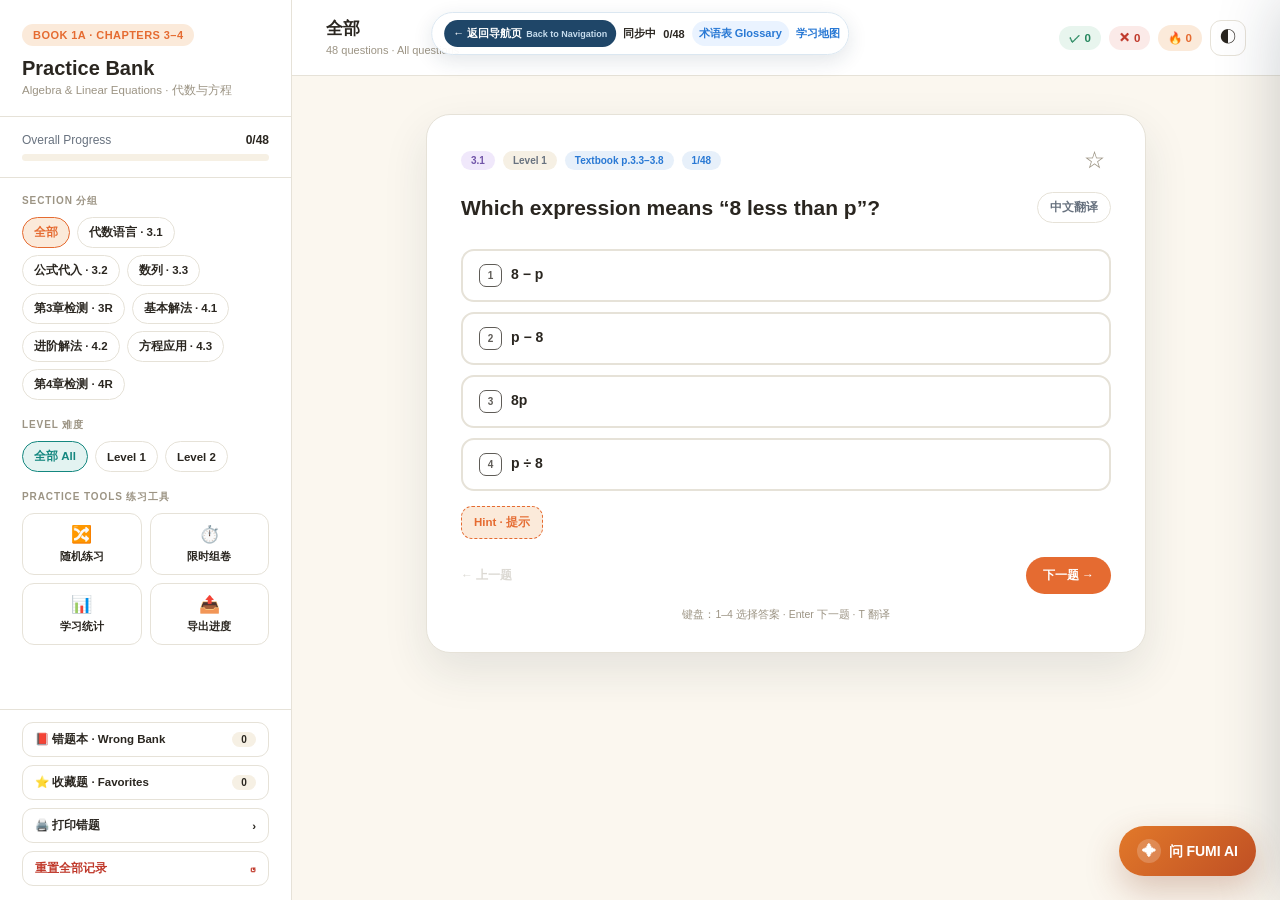
<file: Algebra_Linear_Equations_Practice_Bank.html>
<!doctype html>
<html lang="zh-CN" data-theme="light">
<head>
  <meta charset="utf-8">
  <meta name="viewport" content="width=device-width,initial-scale=1,viewport-fit=cover">
  <meta name="description" content="Offline bilingual practice bank for Junior Secondary Mathematics Book 1A, Chapters 3 and 4.">
  <meta name="theme-color" content="#e2792a">
  <title>Algebra & Linear Equations · Practice Bank</title>
  <style>
    :root{
      --bg:#fbf7ef;--surface:#fff;--surface2:#f6f0e4;--text:#2a2620;--muted:#7a7367;--soft:#9c9484;
      --line:#e8e1d3;--orange:#e2792a;--orangeBg:#fbeada;--teal:#14877f;--tealBg:#e3f3f1;
      --blue:#2569b0;--blueBg:#e7f0fa;--green:#3e9b6d;--greenBg:#e8f5ee;--red:#c0392b;
      --redBg:#fbeae8;--purple:#7b4fa3;--purpleBg:#f0e8fb;--shadow:0 18px 50px rgba(76,57,32,.08);
      --sidebar:292px
    }
    html[data-theme="dark"]{
      --bg:#171a1e;--surface:#22262b;--surface2:#292e34;--text:#f4efe6;--muted:#c2baac;--soft:#958e82;
      --line:#3a4047;--orangeBg:#3b2b20;--tealBg:#183432;--blueBg:#1d3042;--greenBg:#1c3428;
      --redBg:#3a2221;--purpleBg:#30263b;--shadow:0 18px 50px rgba(0,0,0,.25)
    }
    *{box-sizing:border-box}html,body{height:100%;margin:0;overflow:hidden}body{font-family:Inter,ui-rounded,
      "SF Pro Rounded","Noto Sans SC",-apple-system,BlinkMacSystemFont,"Segoe UI",sans-serif;background:var(--bg);color:var(--text)}
    button,input,select{font:inherit;color:inherit}button:focus-visible,input:focus-visible,select:focus-visible{
      outline:3px solid color-mix(in srgb,var(--blue) 24%,transparent);outline-offset:2px}
    .app{height:100%;display:flex;overflow:hidden}.sidebar{width:var(--sidebar);flex:0 0 auto;height:100%;background:var(--surface);
      border-right:1px solid var(--line);display:flex;flex-direction:column;z-index:40}.brand{padding:24px 22px 18px;border-bottom:1px solid var(--line)}
    .chapterPill{display:inline-flex;align-items:center;background:var(--orangeBg);color:var(--orange);font-size:11px;
      font-weight:850;padding:5px 11px;border-radius:999px;letter-spacing:.04em}.brand h1{font-size:20px;margin:11px 0 3px}
    .brand p{font-size:11.5px;color:var(--soft);margin:0}.overall{padding:16px 22px;border-bottom:1px solid var(--line)}
    .progressLabel{display:flex;justify-content:space-between;font-size:12px;color:var(--muted);margin-bottom:7px}.progressLabel strong{color:var(--text)}
    .progressTrack{height:7px;border-radius:999px;background:var(--surface2);overflow:hidden}.progressFill{height:100%;width:0;
      background:linear-gradient(90deg,var(--orange),#f0a054);border-radius:inherit;transition:width .3s ease}
    .sideScroll{flex:1;overflow:auto;padding:16px 22px 12px}.filterGroup{margin-bottom:18px}.filterTitle{font-size:10px;
      text-transform:uppercase;letter-spacing:.09em;color:var(--soft);font-weight:850;margin:0 0 9px}.chips{display:flex;flex-wrap:wrap;gap:7px}
    .chip{border:1.5px solid var(--line);background:var(--surface);padding:7px 11px;border-radius:999px;font-size:11.5px;
      font-weight:750;cursor:pointer}.chip:hover{border-color:var(--orange);transform:translateY(-1px)}.chip.active{border-color:var(--orange);
      color:var(--orange);background:var(--orangeBg)}.chip.level.active{border-color:var(--teal);color:var(--teal);background:var(--tealBg)}
    .toolGrid{display:grid;grid-template-columns:1fr 1fr;gap:8px}.toolBtn{border:1px solid var(--line);background:var(--surface);
      border-radius:12px;padding:10px 7px;font-size:11px;font-weight:750;cursor:pointer;min-height:55px;display:flex;flex-direction:column;
      align-items:center;justify-content:center;gap:4px}.toolBtn:hover{border-color:var(--blue);background:var(--blueBg)}.toolBtn .icon{font-size:17px}
    .sideFoot{padding:12px 22px max(14px,env(safe-area-inset-bottom));border-top:1px solid var(--line);display:grid;gap:8px}
    .wideBtn{width:100%;border:1px solid var(--line);background:var(--surface);border-radius:11px;padding:9px 12px;
      font-size:11.5px;font-weight:750;cursor:pointer;display:flex;justify-content:space-between;align-items:center}.wideBtn:hover{background:var(--surface2)}
    .wideBtn.danger{color:var(--red)}.badge{min-width:24px;text-align:center;border-radius:999px;padding:2px 7px;background:var(--surface2);font-size:10px}
    .main{flex:1;min-width:0;height:100%;display:flex;flex-direction:column}.topbar{height:76px;flex:0 0 auto;background:var(--surface);
      border-bottom:1px solid var(--line);padding:15px 34px;display:flex;justify-content:space-between;align-items:center;gap:18px}
    .topTitle{min-width:0}.topTitle h2{font-size:17px;line-height:1.2;margin:0;white-space:nowrap;overflow:hidden;text-overflow:ellipsis}
    .topTitle p{font-size:11px;color:var(--soft);margin:5px 0 0}.topActions{display:flex;align-items:center;gap:8px}
    .statPill{padding:6px 10px;border-radius:999px;font-size:11.5px;font-weight:800;white-space:nowrap}.statPill.good{color:var(--green);background:var(--greenBg)}
    .statPill.bad{color:var(--red);background:var(--redBg)}.statPill.streak{color:var(--orange);background:var(--orangeBg)}
    .iconBtn{border:1px solid var(--line);background:var(--surface);width:36px;height:36px;border-radius:11px;cursor:pointer;display:grid;place-items:center}
    .menuBtn{display:none}.workspace{flex:1;overflow-y:auto;padding:38px 34px 84px;display:flex;justify-content:center}
    .questionWrap{width:100%;max-width:720px}.modeBanner{display:none;margin-bottom:12px;background:var(--blueBg);color:var(--blue);
      border:1px solid color-mix(in srgb,var(--blue) 35%,transparent);padding:10px 14px;border-radius:13px;font-size:12px;
      font-weight:750;justify-content:space-between;align-items:center}.modeBanner.show{display:flex}
    .questionCard,.completion{background:var(--surface);border:1px solid var(--line);border-radius:24px;padding:30px 34px;
      box-shadow:var(--shadow);animation:cardIn .25s ease}@keyframes cardIn{from{opacity:0;transform:translateY(10px)}to{opacity:1;transform:none}}
    .cardMeta{display:flex;align-items:center;gap:8px;flex-wrap:wrap;margin-bottom:17px}.tag{padding:4px 10px;border-radius:999px;font-size:10px;font-weight:850}
    .tag.section{background:var(--purpleBg);color:var(--purple)}.tag.level{background:var(--surface2);color:var(--muted)}
    .tag.page{background:var(--blueBg);color:var(--blue)}.favorite{margin-left:auto;border:0;background:transparent;font-size:21px;
      cursor:pointer;color:var(--soft)}.favorite.active{color:#e7aa22}.questionHead{display:flex;align-items:flex-start;gap:16px}
    .prompt{font-size:21px;font-weight:760;line-height:1.55;white-space:pre-line;flex:1}.translateBtn{flex:none;border:1.5px solid var(--line);
      background:var(--surface);border-radius:999px;padding:7px 12px;font-size:11.5px;font-weight:800;cursor:pointer;color:var(--muted)}
    .translateBtn.active{border-color:var(--blue);background:var(--blueBg);color:var(--blue)}.translation{margin:12px 0 0;padding:13px 15px;
      border-radius:12px;background:var(--surface2);font-size:14px;line-height:1.65;color:var(--muted);display:none}.translation.show{display:block}
    .options{display:grid;gap:10px;margin-top:24px}.option{width:100%;text-align:left;border:2px solid var(--line);background:var(--surface);
      border-radius:13px;padding:13px 16px;font-size:14px;font-weight:700;cursor:pointer;transition:.14s ease}.option:hover:not(:disabled){
      border-color:var(--blue);transform:translateX(2px)}.option.selected{border-color:var(--blue);background:var(--blueBg)}
    .option.correct{border-color:var(--green);background:var(--greenBg);color:var(--green)}.option.wrong{border-color:var(--red);background:var(--redBg);color:var(--red)}
    .option.dimmed{opacity:.48}.choiceKey{display:inline-grid;place-items:center;width:23px;height:23px;margin-right:9px;border:1px solid currentColor;
      border-radius:7px;font-size:10px;opacity:.75}.feedback{margin-top:16px;border-radius:13px;padding:14px 16px;font-size:13px;line-height:1.6;display:none}
    .feedback.show{display:block}.feedback.correct{background:var(--greenBg);color:var(--green)}.feedback.wrong{background:var(--redBg);color:var(--red)}
    .explain{margin-top:7px;color:var(--muted)}.hintBox{margin-top:15px}.hintBtn{border:1px dashed var(--orange);background:var(--orangeBg);
      color:var(--orange);border-radius:11px;padding:8px 12px;font-size:11.5px;font-weight:800;cursor:pointer}.hint{display:none;margin-top:9px;
      background:var(--surface2);border-left:3px solid var(--orange);border-radius:8px;padding:10px 12px;font-size:12px;line-height:1.55}.hint.show{display:block}
    .cardNav{display:flex;justify-content:space-between;align-items:center;margin-top:18px}.textBtn{border:0;background:transparent;color:var(--soft);
      font-size:12px;font-weight:800;cursor:pointer;padding:8px 0}.textBtn:disabled{opacity:.35}.nextBtn,.primaryBtn{border:0;background:var(--orange);
      color:#fff;padding:10px 17px;border-radius:999px;font-size:12px;font-weight:850;cursor:pointer}.primaryBtn{background:var(--blue);border-radius:12px;padding:11px 16px}
    .examNav{display:flex;align-items:center;gap:8px}.examDot{width:9px;height:9px;border-radius:50%;background:var(--line)}.examDot.answered{background:var(--blue)}
    .completion{text-align:center;padding:48px 34px}.completion .big{font-size:48px}.completion h3{font-size:25px;margin:12px 0 7px}.completion p{color:var(--muted);font-size:13px;line-height:1.65}
    .scoreGrid{display:grid;grid-template-columns:repeat(3,1fr);gap:10px;margin:22px 0}.scoreBox{background:var(--surface2);border-radius:14px;padding:15px}
    .scoreBox b{display:block;font-size:23px}.scoreBox span{font-size:10px;color:var(--muted)}.completionActions{display:flex;justify-content:center;gap:9px;flex-wrap:wrap}
    .secondaryBtn{border:1px solid var(--line);background:var(--surface);border-radius:11px;padding:10px 14px;font-size:12px;font-weight:800;cursor:pointer}
    .overlay{position:fixed;inset:0;background:rgba(24,21,18,.44);backdrop-filter:blur(5px);z-index:80;display:none;align-items:center;justify-content:center;padding:20px}
    .overlay.show{display:flex}.modal{width:min(660px,100%);max-height:min(760px,90vh);overflow:auto;background:var(--surface);
      border:1px solid var(--line);border-radius:23px;box-shadow:0 25px 80px rgba(0,0,0,.22);padding:24px}.modalHead{display:flex;
      justify-content:space-between;align-items:center;gap:16px;margin-bottom:18px}.modalHead h3{margin:0;font-size:20px}.modalClose{border:0;
      background:var(--surface2);border-radius:10px;width:34px;height:34px;cursor:pointer}.formGrid{display:grid;gap:13px}.field label{display:block;
      font-size:11px;color:var(--muted);font-weight:800;margin-bottom:5px}.field select{width:100%;border:1.5px solid var(--line);background:var(--surface);
      border-radius:11px;padding:10px}.modalActions{display:flex;justify-content:flex-end;gap:9px;margin-top:18px}.statsGrid{display:grid;
      grid-template-columns:repeat(4,1fr);gap:10px;margin-bottom:18px}.statsBox{background:var(--surface2);border-radius:14px;padding:14px;text-align:center}
    .statsBox b{display:block;font-size:21px}.statsBox span{font-size:10px;color:var(--muted)}.sectionStats{display:grid;gap:9px}.sectionRow{
      display:grid;grid-template-columns:80px 1fr 70px;gap:10px;align-items:center;font-size:11px}.miniTrack{height:8px;background:var(--surface2);border-radius:99px;overflow:hidden}
    .miniFill{height:100%;background:var(--teal);border-radius:99px}.examClock{font-variant-numeric:tabular-nums}.mobileScrim{display:none}
    .shortcut{margin-top:14px;color:var(--soft);font-size:10.5px;text-align:center}
    @media(max-width:900px){.sidebar{position:fixed;left:0;top:0;transform:translateX(-102%);transition:transform .22s ease;
      box-shadow:20px 0 60px rgba(0,0,0,.2)}.sidebar.open{transform:none}.mobileScrim{display:block;position:fixed;inset:0;
      background:rgba(0,0,0,.34);z-index:35;opacity:0;pointer-events:none;transition:.2s}.mobileScrim.show{opacity:1;pointer-events:auto}
      .menuBtn{display:grid}.topbar{padding:14px 18px;height:70px}.workspace{padding:24px 16px 80px}}

    @media(max-width:620px){.questionCard,.completion{padding:23px 18px;border-radius:19px}.prompt{font-size:18px}.questionHead{display:block}
      .translateBtn{margin-top:12px}.topActions .statPill.bad{display:none}.topTitle p{display:none}.statsGrid,.scoreGrid{grid-template-columns:1fr 1fr}
      .sectionRow{grid-template-columns:60px 1fr 58px}.modal{padding:19px}.shortcut{display:none}}
    @media print{body *{visibility:hidden!important}#printArea,#printArea *{visibility:visible!important}#printArea{display:block!important;
      position:absolute;inset:0;padding:30px;color:#111;background:#fff}.printQ{break-inside:avoid;border-bottom:1px solid #ccc;padding:12px 0}}
    #printArea{display:none}
  .fumi-ai-fab{position:fixed;right:24px;bottom:24px;z-index:120;border:0;border-radius:999px;padding:13px 18px;background:linear-gradient(135deg,#e2792a,#bf4f24);color:#fff;font:800 14px/1 Inter,"Noto Sans SC",sans-serif;box-shadow:0 14px 35px rgba(137,60,27,.28);cursor:pointer;display:flex;align-items:center;gap:8px}
.fumi-ai-fab::before{content:"✦";display:grid;place-items:center;width:24px;height:24px;border-radius:50%;background:rgba(255,255,255,.2)}
.fumi-ai-panel{position:fixed;right:24px;bottom:84px;z-index:119;width:min(410px,calc(100vw - 32px));height:min(650px,calc(100vh - 112px));display:flex;flex-direction:column;overflow:hidden;border:1px solid var(--line,#e7dfd2);border-radius:22px;background:var(--surface,var(--paper,#fff));color:var(--text,#29251f);box-shadow:0 24px 70px rgba(40,30,20,.24);font:14px/1.55 Inter,"Noto Sans SC",-apple-system,BlinkMacSystemFont,"Segoe UI",sans-serif;opacity:0;transform:translateY(14px) scale(.98);pointer-events:none;transition:.2s ease}
.fumi-ai-panel.open{opacity:1;transform:none;pointer-events:auto}.fumi-ai-head{display:flex;align-items:center;gap:11px;padding:15px 16px;border-bottom:1px solid var(--line,#e7dfd2);background:linear-gradient(135deg,color-mix(in srgb,#e2792a 12%,var(--surface,var(--paper,#fff))),var(--surface,var(--paper,#fff)))}
.fumi-ai-mark{display:grid;place-items:center;width:36px;height:36px;border-radius:12px;background:#e2792a;color:#fff;font-weight:900}.fumi-ai-title{min-width:0;flex:1}.fumi-ai-title b{display:block;font-size:14px}.fumi-ai-status{display:flex;align-items:center;gap:6px;color:var(--muted,#776f64);font-size:10.5px}.fumi-ai-dot{width:7px;height:7px;border-radius:50%;background:#b7afa3}.fumi-ai-dot.ok{background:#3e9b6d}.fumi-ai-dot.busy{background:#e2792a;animation:fumiPulse 1s infinite}.fumi-ai-close{border:0;background:var(--surface2,#f3ede3);color:inherit;width:32px;height:32px;border-radius:10px;cursor:pointer}
.fumi-ai-context{padding:10px 15px;border-bottom:1px solid var(--line,#e7dfd2);background:var(--surface2,#f7f1e8);color:var(--muted,#776f64);font-size:11.5px}.fumi-ai-context b{color:var(--text,#29251f)}
.fumi-ai-messages{flex:1;overflow:auto;padding:14px;display:flex;flex-direction:column;gap:10px;scroll-behavior:smooth}.fumi-ai-msg{max-width:88%;padding:10px 12px;border-radius:14px;background:var(--surface2,#f6f0e6);white-space:pre-wrap;overflow-wrap:anywhere}.fumi-ai-msg.student{align-self:flex-end;background:#e2792a;color:#fff;border-bottom-right-radius:5px}.fumi-ai-msg.assistant{align-self:flex-start;border-bottom-left-radius:5px}.fumi-ai-msg.system{max-width:100%;background:#e9f3f1;color:#246860;font-size:12px}.fumi-ai-thinking{display:flex;gap:5px;align-items:center}.fumi-ai-thinking i{width:6px;height:6px;border-radius:50%;background:#e2792a;animation:fumiBounce 1s infinite}.fumi-ai-thinking i:nth-child(2){animation-delay:.14s}.fumi-ai-thinking i:nth-child(3){animation-delay:.28s}
.fumi-ai-quick{display:flex;gap:7px;overflow:auto;padding:0 14px 10px}.fumi-ai-chip{flex:none;border:1px solid var(--line,#ded7cb);border-radius:999px;background:var(--surface,var(--paper,#fff));color:var(--muted,#776f64);padding:7px 10px;font:750 11px/1 inherit;cursor:pointer}.fumi-ai-chip:hover{border-color:#e2792a;color:#c45c23}.fumi-ai-compose{display:grid;grid-template-columns:1fr auto;gap:8px;padding:12px 14px;border-top:1px solid var(--line,#e7dfd2)}.fumi-ai-input{width:100%;min-height:44px;max-height:110px;resize:none;border:1px solid var(--line,#ded7cb);border-radius:12px;background:var(--surface,var(--paper,#fff));color:inherit;padding:10px 12px;font:inherit}.fumi-ai-send{align-self:end;border:0;border-radius:12px;background:#2569b0;color:#fff;padding:11px 14px;font-weight:800;cursor:pointer}.fumi-ai-send:disabled{opacity:.5;cursor:wait}
.fumi-ai-settings{padding:0 14px 13px;color:var(--muted,#776f64);font-size:10.5px}.fumi-ai-settings.hidden{display:none}.fumi-ai-settings label{display:block;margin-bottom:5px}.fumi-ai-settings-row{display:flex;gap:6px}.fumi-ai-endpoint{min-width:0;flex:1;border:1px solid var(--line,#ded7cb);border-radius:9px;background:var(--surface,var(--paper,#fff));color:inherit;padding:7px 8px;font-size:10px}.fumi-ai-save{border:0;border-radius:9px;background:var(--surface2,#eee8de);color:inherit;padding:7px 9px;font-weight:800;cursor:pointer}.fumi-ai-note{margin-top:5px}
@keyframes fumiPulse{50%{opacity:.35}}@keyframes fumiBounce{50%{transform:translateY(-3px)}}
@media(max-width:620px){.fumi-ai-fab{right:14px;bottom:14px}.fumi-ai-panel{right:0;bottom:0;width:100vw;height:100dvh;max-height:none;border-radius:0}.fumi-ai-head{padding-top:max(15px,env(safe-area-inset-top))}}
@media(prefers-reduced-motion:reduce){.fumi-ai-panel,.fumi-ai-dot,.fumi-ai-thinking i{transition:none;animation:none}}


  </style>
  <link rel="stylesheet" href="assets/hub.css">
  <link rel="stylesheet" href="assets/navigation.css">
</head>
<body>
  <div class="app">
    <aside class="sidebar" id="sidebar">
      <div class="brand"><div class="chapterPill">BOOK 1A · CHAPTERS 3–4</div><h1>Practice Bank</h1><p>Algebra & Linear Equations · 代数与方程</p></div>
      <div class="overall"><div class="progressLabel"><span>Overall Progress</span><strong id="overallLabel">0/48</strong></div>
        <div class="progressTrack"><div class="progressFill" id="overallBar"></div></div></div>
      <div class="sideScroll">
        <div class="filterGroup"><p class="filterTitle">Section 分组</p><div class="chips" id="sectionChips"></div></div>
        <div class="filterGroup"><p class="filterTitle">Level 难度</p><div class="chips" id="levelChips"></div></div>
        <div class="filterGroup"><p class="filterTitle">Practice Tools 练习工具</p><div class="toolGrid">
          <button class="toolBtn" id="randomBtn"><span class="icon">🔀</span>随机练习</button>
          <button class="toolBtn" id="examBtn"><span class="icon">⏱️</span>限时组卷</button>
          <button class="toolBtn" id="statsBtn"><span class="icon">📊</span>学习统计</button>
          <button class="toolBtn" id="exportBtn"><span class="icon">📤</span>导出进度</button>
        </div></div>
      </div>
      <div class="sideFoot">
        <button class="wideBtn" id="wrongBtn"><span>📕 错题本 · Wrong Bank</span><span class="badge" id="wrongCount">0</span></button>
        <button class="wideBtn" id="favBtn"><span>⭐ 收藏题 · Favorites</span><span class="badge" id="favCount">0</span></button>
        <button class="wideBtn" id="printBtn"><span>🖨️ 打印错题</span><span>›</span></button>
        <button class="wideBtn danger" id="resetBtn"><span>重置全部记录</span><span>↺</span></button>
      </div>
    </aside>
    <div class="mobileScrim" id="scrim"></div>
    <main class="main">
      <header class="topbar">
        <div class="topActions"><button class="iconBtn menuBtn" id="menuBtn" aria-label="Open practice menu">☰</button>
          <div class="topTitle"><h2 id="queueTitle">全部题目</h2><p id="queueSubtitle">Chapters 3–4 · 48 questions</p></div></div>
        <div class="topActions"><span class="statPill good" id="correctPill">✓ 0</span><span class="statPill bad" id="wrongPill">✕ 0</span>
          <span class="statPill streak" id="streakPill">🔥 0</span><button class="iconBtn" id="themeBtn" aria-label="Toggle theme">◐</button></div>
      </header>
      <section class="workspace"><div class="questionWrap"><div class="modeBanner" id="modeBanner"><span id="modeText"></span>
        <button class="textBtn" id="backAll">返回全部</button></div><div id="stage"></div></div></section>
    </main>
  </div>
  <div class="overlay" id="examModal"><div class="modal"><div class="modalHead"><h3>自动组卷 · Exam Builder</h3>
    <button class="modalClose" data-close="examModal">✕</button></div><div class="formGrid">
      <div class="field"><label>题目数量</label><select id="examSize"><option>10</option><option selected>20</option><option>30</option><option>48</option></select></div>
      <div class="field"><label>限时（分钟）</label><select id="examMinutes"><option>10</option><option selected>20</option><option>30</option><option>45</option></select></div>
      <div class="field"><label>范围</label><select id="examSection"></select></div>
    </div><div class="modalActions"><button class="secondaryBtn" data-close="examModal">取消</button><button class="primaryBtn" id="startExam">开始测验</button></div></div></div>
  <div class="overlay" id="statsModal"><div class="modal"><div class="modalHead"><h3>学习统计 · Progress</h3>
    <button class="modalClose" data-close="statsModal">✕</button></div><div id="statsContent"></div></div></div>
  <input id="importFile" type="file" accept="application/json" hidden>
  <div id="printArea"></div>
  <script>
  (() => {
    const STORE="jsm1a-algebra-practice-v1";
    const SECTIONS=[
      {id:"all",zh:"全部",en:"All questions"},
      {id:"3.1",zh:"代数语言",en:"Algebraic language"},
      {id:"3.2",zh:"公式代入",en:"Formulas & substitution"},
      {id:"3.3",zh:"数列",en:"Sequences"},
      {id:"3R",zh:"第3章检测",en:"Chapter 3 review"},
      {id:"4.1",zh:"基本解法",en:"Basic equations"},
      {id:"4.2",zh:"进阶解法",en:"More techniques"},
      {id:"4.3",zh:"方程应用",en:"Applications"},
      {id:"4R",zh:"第4章检测",en:"Chapter 4 review"}
    ];
    const Q=[
      x("l1q1","3.1","Algebraic language",1,"3.3–3.8","Which expression means “8 less than p”?","哪个代数式表示“比 p 少 8”？",["8 − p","p − 8","8p","p ÷ 8"],"p − 8","The order matters: subtract 8 from p.","注意顺序：从 p 中减去 8。"),
      x("l1q2","3.1","Algebraic language",2,"3.3–3.8","Which expression means “five times the sum of x and 2”?","哪个代数式表示“x 与 2 的和的 5 倍”？",["5x + 2","5(x + 2)","x + 10","5x × 2"],"5(x + 2)","The brackets keep x + 2 as one complete sum.","括号表示 5 要乘整个 x+2。"),
      x("l1q3","3.1","Expression or equation",1,"3.3–3.8","Which item is an equation?","下列哪一项是方程？",["4m − 1","2a + 3b","5x + 2 = 17","7y"],"5x + 2 = 17","An equation contains an equals sign.","方程含有等号。"),
      x("l2q1","3.1","Collecting like terms",1,"3.9–3.16","Simplify 7x + 2x.","化简 7x+2x。",["9","9x","14x","7x²"],"9x","Add the coefficients of the like terms: 7 + 2 = 9.","同类项系数相加：7+2=9。"),
      x("l2q2","3.1","Index notation",1,"3.4–3.8","Write a × a × b in index notation.","用指数记号表示 a×a×b。",["2ab","a²b","ab²","a³b"],"a²b","The factor a appears twice, so it becomes a².","a 连乘两次，写成 a²。"),
      x("l2q3","3.1","Collecting like terms",2,"3.9–3.16","Simplify 5m + 2n − 3m + n.","化简 5m+2n−3m+n。",["2m + 3n","2m + n","8mn","5m"],"2m + 3n","Combine m-terms and n-terms separately.","分别合并 m 项和 n 项。"),
      x("l3q1","3.2","Formula substitution",1,"3.17–3.24","Using P = 2(l + w), find P when l = 8 and w = 5.","用 P=2(l+w)，当 l=8、w=5 时求 P。",["13","21","26","80"],"26","P = 2(8 + 5) = 26.","代入得 P=2(8+5)=26。"),
      x("l3q2","3.2","Formula substitution",1,"3.17–3.24","Using C = πd, find C when d = 6. Give the exact value.","用 C=πd，当 d=6 时求 C 的准确值。",["3π","6π","12π","36π"],"6π","Replace d by 6: C = π × 6.","把 d 替换为 6：C=π×6。"),
      x("l3q3","3.2","Formula substitution",2,"3.17–3.24","Using V = lwh, find V when l = 4, w = 3 and h = 5.","用 V=lwh，当 l=4、w=3、h=5 时求 V。",["12","20","47","60"],"60","V = 4 × 3 × 5 = 60.","代入后相乘：4×3×5=60。"),
      x("l4q1","3.3","Continuing sequences",1,"3.25–3.28","Find the next term: 6, 11, 16, 21, …","求下一项：6,11,16,21,…",["24","25","26","27"],"26","The common difference is +5.","每相邻两项增加 5。"),
      x("l4q2","3.3","Continuing sequences",2,"3.25–3.28","Find the next term: 81, 27, 9, 3, …","求下一项：81,27,9,3,…",["0","1","1.5","2"],"1","Each term is divided by 3.","每一项都除以 3。"),
      x("l4q3","3.3","Common difference",1,"3.25–3.28","What is the common difference of 18, 13, 8, 3, …?","数列 18,13,8,3,… 的公差是多少？",["−5","−3","3","5"],"−5","13 − 18 = −5, and the same change repeats.","13−18=−5，后面也保持相同变化。"),
      x("l5q1","3.3","Square numbers",1,"3.27–3.30","Which number is the 8th square number?","第 8 个平方数是多少？",["16","32","64","81"],"64","The nth square number is n², so 8² = 64.","第 n 个平方数是 n²，所以 8²=64。"),
      x("l5q2","3.3","Triangular numbers",1,"3.29–3.30","What comes next: 1, 3, 6, 10, 15, …?","下一项是多少：1,3,6,10,15,…？",["18","20","21","25"],"21","The increases are 2, 3, 4, 5, so add 6 next.","相邻差依次为 2、3、4、5，下一次加 6。"),
      x("l5q3","3.3","Square numbers",1,"3.27–3.30","Which list contains only square numbers?","哪一列全部是平方数？",["1, 4, 9, 16","1, 3, 6, 10","2, 4, 8, 16","1, 5, 9, 13"],"1, 4, 9, 16","These are 1², 2², 3² and 4².","它们分别是 1²、2²、3²、4²。"),
      x("l6q1","3.3","General term",2,"3.31–3.36","Find Tₙ for 4, 7, 10, 13, …","求数列 4,7,10,13,… 的通项。",["3n","3n + 1","4n − 1","n + 3"],"3n + 1","Difference 3 gives 3n; add 1 to make the first term 4.","公差为 3，先写 3n；加 1 后首项为 4。"),
      x("l6q2","3.3","General term",1,"3.31–3.36","Find the 20th term when Tₙ = 5n − 2.","当 Tₙ=5n−2 时，求第 20 项。",["90","95","98","102"],"98","T₂₀ = 5(20) − 2 = 98.","代入 n=20：5×20−2=98。"),

      x("l6q3","3.3","General term",2,"3.31–3.36","Which sequence has Tₙ = 2n + 3?","哪一个数列的通项是 Tₙ=2n+3？",["3, 5, 7, 9","5, 7, 9, 11","2, 5, 8, 11","5, 10, 15, 20"],"5, 7, 9, 11","Substitute n = 1, 2, 3, 4.","依次代入 n=1、2、3、4。"),
      x("r3q1","3R","Simplification review",2,"3.37–3.50","Simplify 9a − 4a + 2.","化简 9a−4a+2。",["5a + 2","5a","13a + 2","7a"],"5a + 2","9a − 4a = 5a; the constant 2 remains.","9a−4a=5a，常数 2 保留。"),
      x("r3q2","3R","Substitution review",2,"3.37–3.50","If x = −3, find 2x² + 1.","当 x=−3 时，求 2x²+1。",["−17","−5","7","19"],"19","Square first: (−3)² = 9, then 2×9 + 1 = 19.","先平方：(−3)²=9，再算 2×9+1=19。"),
      x("r3q3","3R","Formula review",2,"3.37–3.50","Using A = ½bh, find A when b = 9 and h = 8.","用 A=½bh，当 b=9、h=8 时求 A。",["17","36","72","144"],"36","A = ½ × 9 × 8 = 36.","代入公式得 36。"),
      x("r3q4","3R","Sequence review",2,"3.37–3.50","Find the next term: 2, 6, 18, 54, …","求下一项：2,6,18,54,…",["72","108","162","216"],"162","Each term is multiplied by 3.","每一项都乘 3。"),
      x("r3q5","3R","General term review",2,"3.37–3.50","Find Tₙ for 10, 14, 18, 22, …","求 10,14,18,22,… 的通项。",["4n + 6","4n + 10","6n + 4","10n − 6"],"4n + 6","Difference 4 gives 4n; add 6 to obtain the first term 10.","公差为 4，4n+6 的首项为 10。"),
      x("r3q6","3R","Like terms review",2,"3.37–3.50","Which terms can be combined with 7xy?","哪一项可以与 7xy 合并？",["3x","3y","3xy","3x²y"],"3xy","Like terms must have identical letter factors and indices.","同类项的字母及指数必须完全相同。"),
      x("l8q1","4.1","Balance method",1,"4.5–4.10","Solve x + 7 = 19.","解 x+7=19。",["x = 10","x = 12","x = 26","x = 133"],"x = 12","Subtract 7 from both sides.","等式两边同时减 7。"),
      x("l8q2","4.1","Balance method",1,"4.5–4.10","Solve 6x = 42.","解 6x=42。",["x = 6","x = 7","x = 36","x = 48"],"x = 7","Divide both sides by 6.","等式两边同时除以 6。"),
      x("l8q3","4.1","Two-step equation",1,"4.5–4.10","Solve 3x − 5 = 16.","解 3x−5=16。",["x = 3","x = 7","x = 11","x = 21"],"x = 7","Add 5, then divide by 3.","先加 5，再除以 3。"),
      x("l9q1","4.1","Transposition",1,"4.7–4.11","Solve 2x + 9 = 25.","解 2x+9=25。",["x = 7","x = 8","x = 16","x = 17"],"x = 8","2x = 25 − 9 = 16, so x = 8.","移项得 2x=16，所以 x=8。"),
      x("l9q2","4.1","Transposition",2,"4.7–4.11","Solve 5 − 2x = 17.","解 5−2x=17。",["x = −11","x = −6","x = 6","x = 11"],"x = −6","−2x = 12, then divide by −2.","移项得 −2x=12，再除以 −2。"),
      x("l9q3","4.1","Fraction equation",2,"4.7–4.11","Solve x/4 − 3 = 2.","解 x/4−3=2。",["x = −4","x = 5","x = 8","x = 20"],"x = 20","x/4 = 5, so multiply by 4.","x/4=5，所以两边乘 4。"),
      x("l10q1","4.2","Unknowns on both sides",1,"4.12–4.13","Solve 7x − 5 = 4x + 16.","解 7x−5=4x+16。",["x = 3","x = 7","x = 11","x = 21"],"x = 7","Move x-terms left and constants right: 3x = 21.","含 x 项放左边、常数放右边：3x=21。"),
      x("l10q2","4.2","Unknowns on both sides",2,"4.12–4.13","Solve 3x + 12 = 5x − 4.","解 3x+12=5x−4。",["x = −8","x = 4","x = 8","x = 16"],"x = 8","Subtract 3x and add 4: 16 = 2x.","两边减 3x 再加 4，得 16=2x。"),
      x("l10q3","4.2","Unknowns on both sides",2,"4.12–4.13","Solve 9 − 2x = x − 12.","解 9−2x=x−12。",["x = −7","x = 3","x = 7","x = 21"],"x = 7","Add 2x and 12: 21 = 3x.","两边加 2x 和 12，得 21=3x。"),
      x("l11q1","4.2","Removing brackets",1,"4.14–4.16","Solve 2(x + 5) = 18.","解 2(x+5)=18。",["x = 4","x = 8","x = 13","x = 14"],"x = 4","Divide by 2: x + 5 = 9, then subtract 5.","先除以 2 得 x+5=9，再减 5。"),
      x("l11q2","4.2","Removing brackets",2,"4.14–4.16","Solve 4(x − 1) = 2x + 10.","解 4(x−1)=2x+10。",["x = 3","x = 5","x = 7","x = 14"],"x = 7","Expand to 4x − 4 = 2x + 10, then solve.","展开为 4x−4=2x+10，再解方程。"),
      x("l11q3","4.2","Removing brackets",1,"4.14–4.16","Expand −3(2x − 5).","展开 −3(2x−5)。",["−6x − 15","−6x + 15","−6x + 5","6x − 15"],"−6x + 15","Multiply −3 by both terms inside the bracket.","−3 要乘括号内的每一项。"),
      x("l12q1","4.2","Eliminating denominators",1,"4.17–4.21","Solve x/3 + 2 = 6.","解 x/3+2=6。",["x = 4","x = 8","x = 12","x = 24"],"x = 12","x/3 = 4, so x = 12.","先得 x/3=4，所以 x=12。"),
      x("l12q2","4.2","Eliminating denominators",1,"4.17–4.21","Solve (x − 2)/5 = 3.","解 (x−2)/5=3。",["x = 13","x = 15","x = 17","x = 25"],"x = 17","Multiply by 5: x − 2 = 15, then add 2.","两边乘 5 得 x−2=15，再加 2。"),
      x("l12q3","4.2","Eliminating denominators",2,"4.17–4.21","What multiplier clears denominators 4 and 6?","用哪个数可以同时消去分母 4 和 6？",["2","10","12","24 only"],"12","The least common multiple of 4 and 6 is 12.","4 和 6 的最小公倍数是 12。"),
      x("l13q1","4.3","Consecutive integers",2,"4.22–4.29","Two consecutive integers sum to 41. What is the smaller integer?","两个连续整数的和是 41，较小的整数是多少？",["19","20","21","22"],"20","Let the integers be x and x+1: 2x+1=41.","设两数为 x 和 x+1：2x+1=41。"),
      x("l13q2","4.3","Forming equations",2,"4.22–4.29","A number increased by 7 is three times the number minus 9. Find the number.","一个数加 7 等于这个数的 3 倍减 9，求这个数。",["1","8","9","16"],"8","Form x + 7 = 3x − 9, giving 16 = 2x.","列方程 x+7=3x−9，得 16=2x。"),
      x("l13q3","4.3","Perimeter model",1,"4.22–4.29","A rectangle has width x and length x + 3. Which expression is its perimeter?","长方形宽为 x、长为 x+3，哪个式子表示周长？",["2x + 3","3x + 3","4x + 3","4x + 6"],"4x + 6","P = 2x + 2(x+3) = 4x+6.","周长为 2x+2(x+3)=4x+6。"),
      x("r4q1","4R","Basic equation review",2,"4.30–4.33","Solve 8x + 3 = 43.","解 8x+3=43。",["x = 4","x = 5","x = 6","x = 40"],"x = 5","8x = 40, so x = 5.","移项得 8x=40，所以 x=5。"),
      x("r4q2","4R","Unknowns both sides",2,"4.30–4.33","Solve 6x − 7 = 2x + 21.","解 6x−7=2x+21。",["x = 4","x = 7","x = 14","x = 28"],"x = 7","4x = 28 after collecting terms.","合并移项后得 4x=28。"),
      x("r4q3","4R","Bracket equation",2,"4.30–4.33","Solve 5(2x − 1) = 3x + 23.","解 5(2x−1)=3x+23。",["x = 2","x = 4","x = 7","x = 28/13"],"x = 4","Expand: 10x−5=3x+23, so 7x=28.","展开后得 10x−5=3x+23，即 7x=28。"),
      x("r4q4","4R","Fraction equation",2,"4.30–4.33","Solve (x + 2)/4 = (x − 1)/3.","解 (x+2)/4=(x−1)/3。",["x = 7","x = 8","x = 10","x = 14"],"x = 10","Cross-multiply: 3(x+2)=4(x−1).","交叉相乘：3(x+2)=4(x−1)。"),
      x("r4q5","4R","Consecutive integers",2,"4.30–4.33","Three consecutive integers sum to 72. Find the middle integer.","三个连续整数的和为 72，求中间的整数。",["23","24","25","26"],"24","Let them be x−1, x, x+1; then 3x=72.","设为 x−1、x、x+1，则 3x=72。"),
      x("r4q6","4R","Checking solutions",2,"4.30–4.33","Which equation has solution x = −3?","哪个方程的解是 x=−3？",["2x + 1 = 7","4x − 2 = −14","3x + 8 = 2","5 − x = 2"],"4x − 2 = −14","Substitute −3: 4(−3)−2 = −14.","代入 −3：4(−3)−2=−14。")
    ];
    function x(id,section,topic,level,page,prompt,zh,options,answer,enWhy,zhWhy){return{id,section,topic,level,page,prompt,zh,options,answer,enWhy,zhWhy}}
    const empty=()=>({answers:{},attempts:{},wrong:{},favorites:{},section:"all",level:"all",mode:"normal",index:0,
      theme:"light",showZh:false,currentStreak:0,bestStreak:0,randomIds:null,exam:null,lastExam:null});
    let state=load(),timer=null,queue=[];
    function load(){try{return{...empty(),...JSON.parse(localStorage.getItem(STORE)||"{}")}}catch{return empty()}}
    function save(){localStorage.setItem(STORE,JSON.stringify(state))}
    const $=s=>document.querySelector(s),esc=s=>String(s).replace(/[&<>"']/g,c=>({"&":"&amp;","<":"&lt;",">":"&gt;",'"':"&quot;","'":"&#039;"}[c]));
    const sec=id=>SECTIONS.find(s=>s.id===id)||SECTIONS[0],shuffle=a=>{a=[...a];for(let i=a.length-1;i;i--){const j=Math.floor(Math.random()*(i+1));[a[i],a[j]]=[a[j],a[i]]}return a};
    function getQueue(){
      if(state.exam)return state.exam.ids.map(id=>Q.find(q=>q.id===id)).filter(Boolean);
      if(state.mode==="wrong")return Q.filter(q=>state.wrong[q.id]);
      if(state.mode==="favorites")return Q.filter(q=>state.favorites[q.id]);
      if(state.mode==="random")return (state.randomIds||[]).map(id=>Q.find(q=>q.id===id)).filter(Boolean);
      return Q.filter(q=>(state.section==="all"||q.section===state.section)&&(state.level==="all"||String(q.level)===state.level));
    }
    function renderFilters(){
      $("#sectionChips").innerHTML=SECTIONS.map(s=>`<button class="chip ${state.section===s.id&&state.mode==="normal"?"active":""}" data-section="${s.id}">${s.zh}${s.id==="all"?"":" · "+s.id}</button>`).join("");
      $("#levelChips").innerHTML=[["all","全部 All"],["1","Level 1"],["2","Level 2"]].map(v=>`<button class="chip level ${state.level===v[0]?"active":""}" data-level="${v[0]}">${v[1]}</button>`).join("");
      $("#examSection").innerHTML=SECTIONS.filter(s=>!s.id.endsWith("R")||s.id==="all").map(s=>`<option value="${s.id}">${s.zh}${s.id==="all"?"":" · "+s.id}</option>`).join("");
    }
    function renderHeader(){
      const attempted=Object.keys(state.attempts).length,correct=Object.values(state.attempts).filter(a=>a.lastCorrect).length;
      $("#overallLabel").textContent=`${attempted}/${Q.length}`;$("#overallBar").style.width=`${attempted/Q.length*100}%`;
      $("#correctPill").textContent=`✓ ${correct}`;$("#wrongPill").textContent=`✕ ${Object.keys(state.wrong).length}`;
      $("#streakPill").textContent=`🔥 ${state.currentStreak}`;$("#wrongCount").textContent=Object.keys(state.wrong).length;
      $("#favCount").textContent=Object.keys(state.favorites).length;
      const titles={wrong:"错题本",favorites:"收藏题",random:"随机练习",examResult:"测验结果"};
      $("#queueTitle").textContent=state.exam?"限时测验":titles[state.mode]||sec(state.section).zh;
      $("#queueSubtitle").textContent=state.exam?`Exam · ${state.exam.ids.length} questions`:`${queue.length} questions · ${sec(state.section).en}`;
      $("#modeBanner").classList.toggle("show",state.mode!=="normal"||!!state.exam);
      $("#modeText").innerHTML=state.exam?`⏱️ 剩余时间 <span class="examClock" id="examClock">--:--</span>`:
        state.mode==="wrong"?"📕 练习所有曾经答错的题目":state.mode==="favorites"?"⭐ 收藏题集中练习":
        state.mode==="random"?"🔀 当前范围已随机排序":state.mode==="examResult"?"📊 本次测验结果":"";
    }
    function render(){
      document.documentElement.dataset.theme=state.theme;queue=getQueue();renderFilters();renderHeader();
      if(state.mode==="examResult")return renderCompletion(true);
      if(!queue.length)return $("#stage").innerHTML=`<div class="completion"><div class="big">∅</div><h3>这里还没有题目</h3><p>更换筛选条件，或先在普通练习中收藏/答错一些题目。</p><button class="primaryBtn" data-back>返回全部题目</button></div>`;
      if(state.index>=queue.length)return renderCompletion(false);
      const q=queue[state.index],record=state.exam?state.exam.answers[q.id]:state.answers[q.id],locked=!state.exam&&!!record;
      $("#stage").innerHTML=`<article class="questionCard">
        <div class="cardMeta"><span class="tag section">${q.section}</span><span class="tag level">Level ${q.level}</span><span class="tag page">Textbook p.${q.page}</span>
          <span class="tag page">${state.index+1}/${queue.length}</span><button class="favorite ${state.favorites[q.id]?"active":""}" data-favorite="${q.id}" aria-label="Favorite question">${state.favorites[q.id]?"★":"☆"}</button></div>
        <div class="questionHead"><div class="prompt">${esc(q.prompt)}</div><button class="translateBtn ${state.showZh?"active":""}" id="translateBtn">${state.showZh?"隐藏中文":"中文翻译"}</button></div>
        <div class="translation ${state.showZh?"show":""}">${esc(q.zh)}</div>
        <div class="options">${q.options.map((o,i)=>{let cls="option";if(state.exam&&record===o)cls+=" selected";if(locked){if(o===q.answer)cls+=" correct";else if(o===record.value)cls+=" wrong";else cls+=" dimmed"}return `<button class="${cls}" data-option="${i}" ${locked?"disabled":""}><span class="choiceKey">${i+1}</span>${esc(o)}</button>`}).join("")}</div>
        ${state.exam?"":`<div class="feedback ${record?"show "+(record.correct?"correct":"wrong"):""}">${record?(record.correct?"✓ Correct · 回答正确":"✕ Not correct · 回答错误")+`<div class="explain">${esc(q.enWhy)}<br>${esc(q.zhWhy)}</div>`:""}</div>
        <div class="hintBox"><button class="hintBtn" id="hintBtn">Hint · 提示</button><div class="hint" id="hint">${esc(q.zhWhy)}</div></div>`}
        <div class="cardNav"><button class="textBtn" data-nav="-1" ${state.index===0?"disabled":""}>← 上一题</button>
          ${state.exam?`<div class="examNav">${queue.map((z,i)=>`<i class="examDot ${state.exam.answers[z.id]?"answered":""}" title="${i+1}"></i>`).join("")}</div>`:""}
          <button class="nextBtn" data-nav="1">${state.index===queue.length-1?(state.exam?"提交试卷":"查看结果"):"下一题 →"}</button></div>
        <div class="shortcut">键盘：1–4 选择答案 · Enter 下一题 · T 翻译</div>
      </article>`;
      bindCard();if(state.exam)startTimer();
    }
    function bindCard(){
      const q=queue[state.index];
      document.querySelectorAll("[data-option]").forEach(btn=>btn.onclick=()=>answer(q,q.options[Number(btn.dataset.option)]));
      $("#translateBtn").onclick=()=>{state.showZh=!state.showZh;save();render()};
      const hint=$("#hintBtn");if(hint)hint.onclick=()=>$("#hint").classList.toggle("show");
    }
    function answer(q,value){
      if(state.exam){state.exam.answers[q.id]=value;save();render();return}
      if(state.answers[q.id])return;const correct=value===q.answer,prev=state.attempts[q.id];
      state.answers[q.id]={value,correct,at:Date.now()};state.attempts[q.id]={attempts:(prev?.attempts||0)+1,firstCorrect:prev?.firstCorrect??correct,lastCorrect:correct};
      if(correct){state.currentStreak++;state.bestStreak=Math.max(state.bestStreak,state.currentStreak)}else{state.wrong[q.id]=true;state.currentStreak=0}
      save();render();
    }

    function nav(delta){
      if(state.exam&&state.index===queue.length-1&&delta>0)return finishExam();
      state.index=Math.max(0,state.index+delta);save();render();
    }
    function renderCompletion(examResult){
      let total,done,correct,title,icon;
      if(examResult&&state.lastExam){({total,done,correct}=state.lastExam);title="测验完成";icon="⏱️"}
      else{total=queue.length;done=queue.filter(q=>state.answers[q.id]).length;correct=queue.filter(q=>state.answers[q.id]?.correct).length;title="本组练习完成";icon="✓"}
      $("#stage").innerHTML=`<section class="completion"><div class="big">${icon}</div><h3>${title}</h3><p>检查错误原因后，可以重练本组题目或进入错题本。</p>
        <div class="scoreGrid"><div class="scoreBox"><b>${done}/${total}</b><span>已作答</span></div><div class="scoreBox"><b>${correct}</b><span>答对</span></div>
        <div class="scoreBox"><b>${done?Math.round(correct/done*100):0}%</b><span>正确率</span></div></div>
        <div class="completionActions"><button class="secondaryBtn" data-retry>重新练习</button><button class="secondaryBtn" data-mode="wrong">练习错题</button>
        <button class="primaryBtn" data-back>返回全部</button></div></section>`;
    }
    function setMode(mode){
      state.mode=mode;state.exam=null;state.index=0;state.randomIds=null;
      if(mode==="wrong")Q.filter(q=>state.wrong[q.id]).forEach(q=>delete state.answers[q.id]);
      save();closeSide();render();
    }
    function backAll(){state.mode="normal";state.exam=null;state.lastExam=null;state.section="all";state.level="all";state.index=0;state.randomIds=null;save();closeSide();render()}
    function open(id){$("#"+id).classList.add("show")}function close(id){$("#"+id).classList.remove("show")}
    function closeSide(){$("#sidebar").classList.remove("open");$("#scrim").classList.remove("show")}
    function startExam(){
      const size=Number($("#examSize").value),minutes=Number($("#examMinutes").value),section=$("#examSection").value;
      const pool=Q.filter(q=>section==="all"||q.section===section);
      const ids=shuffle(pool).slice(0,Math.min(size,pool.length)).map(q=>q.id);
      state.exam={ids,answers:{},end:Date.now()+minutes*60000,minutes};state.mode="exam";state.index=0;state.lastExam=null;
      close("examModal");save();render();
    }
    function startTimer(){clearInterval(timer);tick();timer=setInterval(tick,1000)}
    function tick(){if(!state.exam)return clearInterval(timer);if(Date.now()>=state.exam.end)return finishExam();const el=$("#examClock");if(!el)return;
      const s=Math.max(0,Math.ceil((state.exam.end-Date.now())/1000));el.textContent=`${String(Math.floor(s/60)).padStart(2,"0")}:${String(s%60).padStart(2,"0")}`}
    function finishExam(){if(!state.exam)return;const answers=state.exam.answers,total=state.exam.ids.length,done=Object.keys(answers).length;
      const correct=state.exam.ids.filter(id=>answers[id]===Q.find(q=>q.id===id)?.answer).length;
      state.exam.ids.forEach(id=>{const q=Q.find(z=>z.id===id),value=answers[id];if(!q||value===undefined)return;const ok=value===q.answer,prev=state.attempts[id];
        state.attempts[id]={attempts:(prev?.attempts||0)+1,firstCorrect:prev?.firstCorrect??ok,lastCorrect:ok};state.answers[id]={value,correct:ok,at:Date.now()};if(!ok)state.wrong[id]=true});
      state.lastExam={total,done,correct,ids:[...state.exam.ids]};state.exam=null;state.mode="examResult";state.index=0;clearInterval(timer);save();render();
    }
    function renderStats(){
      const attempted=Object.keys(state.attempts).length,first=Object.values(state.attempts).filter(a=>a.firstCorrect).length;
      const last=Object.values(state.attempts).filter(a=>a.lastCorrect).length;
      const rows=SECTIONS.filter(s=>s.id!=="all").map(s=>{const qs=Q.filter(q=>q.section===s.id),done=qs.filter(q=>state.attempts[q.id]).length;
        const good=qs.filter(q=>state.attempts[q.id]?.lastCorrect).length;return `<div class="sectionRow"><b>${s.id}</b><div class="miniTrack"><div class="miniFill" style="width:${qs.length?done/qs.length*100:0}%"></div></div><span>${good}/${done}/${qs.length}</span></div>`}).join("");
      $("#statsContent").innerHTML=`<div class="statsGrid"><div class="statsBox"><b>${attempted}</b><span>已练习</span></div><div class="statsBox"><b>${attempted?Math.round(first/attempted*100):0}%</b><span>首次正确率</span></div>
        <div class="statsBox"><b>${last}</b><span>当前答对</span></div><div class="statsBox"><b>${state.bestStreak}</b><span>最佳连对</span></div></div>
        <p class="filterTitle">答对 / 已做 / 总题数</p><div class="sectionStats">${rows}</div>`;open("statsModal");
    }
    function exportProgress(){const blob=new Blob([JSON.stringify({app:"Algebra Practice Bank",version:1,exportedAt:new Date().toISOString(),state},null,2)],{type:"application/json"});
      const a=document.createElement("a");a.href=URL.createObjectURL(blob);a.download="algebra-practice-progress.json";a.click();setTimeout(()=>URL.revokeObjectURL(a.href),1000)}
    function printWrong(){const list=Q.filter(q=>state.wrong[q.id]);$("#printArea").innerHTML=`<h1>错题本 · Algebra & Linear Equations</h1><p>${list.length} questions · ${new Date().toLocaleDateString()}</p>${list.map((q,i)=>`<div class="printQ"><b>${i+1}. [${q.section}] ${esc(q.prompt)}</b><p>${esc(q.zh)}</p><p>Answer: ${esc(q.answer)}</p><p>${esc(q.zhWhy)}</p></div>`).join("")}`;window.print()}
    document.addEventListener("click",e=>{
      const s=e.target.closest("[data-section]");if(s){state.section=s.dataset.section;state.mode="normal";state.index=0;save();closeSide();render();return}
      const l=e.target.closest("[data-level]");if(l){state.level=l.dataset.level;state.index=0;save();render();return}
      const n=e.target.closest("[data-nav]");if(n&&!n.disabled){nav(Number(n.dataset.nav));return}
      const f=e.target.closest("[data-favorite]");if(f){state.favorites[f.dataset.favorite]=!state.favorites[f.dataset.favorite];if(!state.favorites[f.dataset.favorite])delete state.favorites[f.dataset.favorite];save();render();return}
      if(e.target.closest("[data-back]"))backAll();const m=e.target.closest("[data-mode]");if(m)setMode(m.dataset.mode);
      if(e.target.closest("[data-retry]")){const ids=state.lastExam?.ids||queue.map(q=>q.id);ids.forEach(id=>delete state.answers[id]);state.index=0;state.mode="normal";state.lastExam=null;save();render()}
      const c=e.target.closest("[data-close]");if(c)close(c.dataset.close);
    });
    document.addEventListener("keydown",e=>{if(document.querySelector(".overlay.show"))return;if(["1","2","3","4"].includes(e.key)&&queue[state.index])answer(queue[state.index],queue[state.index].options[Number(e.key)-1]);
      if(e.key==="Enter")nav(1);if(e.key.toLowerCase()==="t"){state.showZh=!state.showZh;save();render()}});
    $("#randomBtn").onclick=()=>{const pool=Q.filter(q=>(state.section==="all"||q.section===state.section)&&(state.level==="all"||String(q.level)===state.level));
      state.randomIds=shuffle(pool).map(q=>q.id);state.randomIds.forEach(id=>delete state.answers[id]);state.mode="random";state.index=0;save();closeSide();render()};
    $("#examBtn").onclick=()=>open("examModal");$("#startExam").onclick=startExam;$("#statsBtn").onclick=renderStats;$("#exportBtn").onclick=exportProgress;
    $("#wrongBtn").onclick=()=>setMode("wrong");$("#favBtn").onclick=()=>setMode("favorites");$("#printBtn").onclick=printWrong;
    $("#backAll").onclick=backAll;$("#themeBtn").onclick=()=>{state.theme=state.theme==="light"?"dark":"light";save();render()};
    $("#menuBtn").onclick=()=>{$("#sidebar").classList.add("open");$("#scrim").classList.add("show")};$("#scrim").onclick=closeSide;
    $("#resetBtn").onclick=()=>{if(confirm("确定清除全部答题、错题和收藏记录吗？\\nReset all practice progress?")){localStorage.removeItem(STORE);state=empty();render()}};
    render();if(state.exam)startTimer();
  })();
  </script>
<button class="fumi-ai-fab" id="fumi-ai-fab" type="button" aria-controls="fumi-ai-panel" aria-expanded="false">问 FUMI AI</button>
<aside class="fumi-ai-panel" id="fumi-ai-panel" aria-label="FUMI AI 代数助教" aria-hidden="true">
  <header class="fumi-ai-head">
    <div class="fumi-ai-mark">F</div>
    <div class="fumi-ai-title"><b>FUMI AI 代数助教</b><span class="fumi-ai-status"><i class="fumi-ai-dot" id="fumi-ai-dot"></i><span id="fumi-ai-status-copy">准备就绪</span></span></div>
    <button class="fumi-ai-close" id="fumi-ai-close" type="button" aria-label="关闭 FUMI AI">✕</button>
  </header>
  <div class="fumi-ai-context" id="fumi-ai-context"></div>
  <div class="fumi-ai-messages" id="fumi-ai-messages" role="log" aria-live="polite"></div>
  <div class="fumi-ai-quick" id="fumi-ai-quick"></div>
  <form class="fumi-ai-compose" id="fumi-ai-form">
    <textarea class="fumi-ai-input" id="fumi-ai-input" maxlength="600" rows="2" placeholder="说说你卡在哪一步…" aria-label="向 FUMI AI 提问"></textarea>
    <button class="fumi-ai-send" id="fumi-ai-send" type="submit">发送</button>
  </form>
  <div class="fumi-ai-settings hidden" id="fumi-ai-settings">
    <label for="fumi-ai-endpoint">本地 HTML 使用已部署的函数地址（不是 API Key）</label>
    <div class="fumi-ai-settings-row"><input class="fumi-ai-endpoint" id="fumi-ai-endpoint" inputmode="url" placeholder="https://example.netlify.app/.netlify/functions/ai-tutor"><button class="fumi-ai-save" id="fumi-ai-endpoint-save" type="button">保存</button></div>
    <div class="fumi-ai-note">对话只保存在此浏览器；发送时仅上传当前学习上下文。</div>
  </div>
</aside>


<script data-fumi-mode="practice">
(() => {
  const mode = document.currentScript?.dataset.fumiMode === "practice" ? "practice" : "learning";
  const STORE = `fumi-ai-algebra-${mode}-v1`;
  const $ = selector => document.querySelector(selector);
  const clean = (value, max = 1800) => String(value ?? "").trim().slice(0, max);
  const safeLoad = () => {

    try {
      const parsed = JSON.parse(localStorage.getItem(STORE) || "{}");
      return { chats: parsed.chats || {}, endpoint: parsed.endpoint || "" };
    } catch { return { chats: {}, endpoint: "" }; }
  };
  const aiState = safeLoad();
  let busy = false;
  let lastContextKey = "";
  let lastCanReveal = false;
  const save = () => localStorage.setItem(STORE, JSON.stringify(aiState));
  const hash = value => {
    let out = 2166136261;
    for (const char of value) out = Math.imul(out ^ char.charCodeAt(0), 16777619);
    return (out >>> 0).toString(36);
  };
  const text = (selector, root = document) => clean(root.querySelector(selector)?.textContent, 1000);
  const optionText = node => clean(node?.textContent?.replace(/^\s*[1-4]\s*/, ""), 500);

  function learningSnapshot() {
    const titleEn = text("#topEn") || "Course overview";
    const titleZh = text("#topZh") || "课程概览";
    const questions = [...document.querySelectorAll("#main .q")];
    const answered = questions.filter(q => q.querySelector(".option.correct")).length;
    const canReveal = questions.length > 0 && answered === questions.length;
    const questionContext = questions.map(q => {
      const base = { promptEn: text("h4", q), promptZh: text(".zhText", q) };
      if (!canReveal) return base;
      const correct = q.querySelector(".option.correct");
      const wrong = q.querySelector(".option.wrong");
      return { ...base, studentAnswer: optionText(wrong || correct), correctAnswer: optionText(correct), result: wrong ? "incorrect" : "correct" };
    });
    const concepts = [...document.querySelectorAll("#main .concepts .card")].map(card => ({
      title: text("h3", card), explanation: text("p:not(.zhText)", card), chinese: text(".zhText", card)
    })).slice(0, 4);
    const example = document.querySelector("#main .example");
    const progress = text("#progressText");
    const score = text("#main .scorePill");
    const kind = questions.length ? "lesson" : titleEn.toLowerCase().includes("summary") ? "summary" : "overview";
    return {
      key: `learning:${hash(titleEn)}`,
      mode: kind,
      canReveal: questions.length ? canReveal : true,
      contextLabel: `${titleEn} · ${titleZh}`,
      lesson: {
        titleEn, titleZh, concepts,
        workedExample: example ? clean(example.textContent, 1800) : "",
        questions: questionContext,
        lessonProgress: score || "not assessed on this page"
      },
      learningSnapshot: { courseProgress: progress || "0 / 14", currentLessonQuestions: questions.length, answered }
    };
  }

  function practiceSnapshot() {
    const card = $("#stage .questionCard");
    const completion = $("#stage .completion");
    if (!card) {
      return {
        key: completion ? "practice:summary" : "practice:general",
        mode: completion ? "summary" : "general",
        canReveal: true,
        contextLabel: text("#queueTitle") || "Practice Bank",
        learningSnapshot: { progress: text("#overallLabel"), correct: text("#correctPill"), wrong: text("#wrongPill"), streak: text("#streakPill"), summary: clean(completion?.textContent, 1600) }
      };
    }
    const promptEn = text(".prompt", card);
    const promptZh = text(".translation", card);
    const inExam = text("#queueTitle") === "限时测验";
    const feedback = card.querySelector(".feedback.show");
    const canReveal = !inExam && Boolean(feedback);
    const question = {
      section: text(".tag.section", card), level: text(".tag.level", card), textbookPage: text(".tag.page", card), promptEn, promptZh
    };
    if (canReveal) {
      const correct = card.querySelector(".option.correct");
      const wrong = card.querySelector(".option.wrong");
      Object.assign(question, {
        studentAnswer: optionText(wrong || correct),
        correctAnswer: optionText(correct),
        result: feedback.classList.contains("correct") ? "correct" : "incorrect",
        explanation: text(".explain", card)
      });
    }
    return {
      key: `${inExam ? "exam" : "practice"}:${hash(promptEn)}`,
      mode: inExam ? "exam" : "practice",
      canReveal,
      contextLabel: `${question.section || "Practice"} · ${question.level || "Question"}`,
      question,
      learningSnapshot: { progress: text("#overallLabel"), correct: text("#correctPill"), wrong: text("#wrongPill"), streak: text("#streakPill") }
    };
  }

  const currentContext = () => mode === "practice" ? practiceSnapshot() : learningSnapshot();
  const endpoint = () => location.protocol === "file:" ? clean(aiState.endpoint, 500) : `${location.origin}/.netlify/functions/ai-tutor`;
  function quickPrompts(ctx) {
    if (ctx.mode === "summary") return ["分析我的薄弱点", "先复习哪一节", "制定40分钟计划", "总结学习进展"];
    if (!ctx.canReveal) return ["只提示第一步", "用中英双语解释题意", "检查我的思路", "我可能混淆了什么"];
    return ["完整讲解这道题", "为什么我错了", "换一种方法", "给我一道相似题"];
  }

  function setStatus(label, kind = "") {
    $("#fumi-ai-status-copy").textContent = label;
    $("#fumi-ai-dot").className = `fumi-ai-dot ${kind}`;
  }
  function renderPanel() {
    const ctx = currentContext();
    lastContextKey = ctx.key;
    lastCanReveal = ctx.canReveal;
    const messages = aiState.chats[ctx.key] || [];
    $("#fumi-ai-context").innerHTML = `<b>${escapeHtml(ctx.contextLabel)}</b><br>${ctx.canReveal ? "已完成，可讨论答案与完整解析" : ctx.mode === "exam" ? "测验保护模式：只给思考提示，不核对或公布答案" : "提交前模式：只提示思考步骤，不公布选项、数值或最终答案"}`;
    $("#fumi-ai-messages").innerHTML = messages.length ? messages.map(item => `<div class="fumi-ai-msg ${item.role === "user" ? "student" : "assistant"}">${escapeHtml(item.content)}</div>`).join("") : `<div class="fumi-ai-msg system">我是随页出现的双语代数助教。告诉我你卡在哪一步；未提交时，我会一次只给一个提示，并留一个问题让你继续思考。</div>`;
    if (busy) $("#fumi-ai-messages").insertAdjacentHTML("beforeend", '<div class="fumi-ai-msg assistant fumi-ai-thinking"><i></i><i></i><i></i></div>');
    $("#fumi-ai-quick").innerHTML = quickPrompts(ctx).map(label => `<button class="fumi-ai-chip" type="button" data-fumi-prompt="${escapeHtml(label)}">${escapeHtml(label)}</button>`).join("");
    $("#fumi-ai-settings").classList.toggle("hidden", location.protocol !== "file:");
    $("#fumi-ai-endpoint").value = aiState.endpoint;
    setStatus(busy ? "正在组织分步提示…" : endpoint() ? "AI 已配置" : "需要配置 AI 后台", busy ? "busy" : endpoint() ? "ok" : "");
    requestAnimationFrame(() => { const list = $("#fumi-ai-messages"); list.scrollTop = list.scrollHeight; });
  }
  function escapeHtml(value) {
    return String(value ?? "").replace(/[&<>"']/g, char => ({ "&": "&amp;", "<": "&lt;", ">": "&gt;", '"': "&quot;", "'": "&#039;" }[char]));
  }
  function setOpen(open) {
    $("#fumi-ai-panel").classList.toggle("open", open);
    $("#fumi-ai-panel").setAttribute("aria-hidden", String(!open));
    $("#fumi-ai-fab").setAttribute("aria-expanded", String(open));
    if (open) { renderPanel(); setTimeout(() => $("#fumi-ai-input").focus(), 180); }
  }
  async function requestAi(message, context, history) {
    const url = endpoint();
    if (!url) throw new Error("此 HTML 正以本地文件打开，请先填写已部署的 AI 函数地址。");
    let parsed;
    try { parsed = new URL(url); } catch { throw new Error("AI 函数地址格式不正确。"); }
    if (!["http:", "https:"].includes(parsed.protocol)) throw new Error("AI 函数地址必须以 http:// 或 https:// 开头。");
    const controller = new AbortController();
    const timeout = setTimeout(() => controller.abort(), 30000);
    try {
      const response = await fetch(url, {
        method: "POST", headers: { "Content-Type": "application/json" }, signal: controller.signal,
        body: JSON.stringify({ message, context, history: history.slice(-8), purpose: "tutor" })
      });
      const data = await response.json().catch(() => ({}));
      if (!response.ok) throw new Error(data.error || `AI 服务暂时不可用（${response.status}）`);
      if (!data.reply) throw new Error("AI 返回内容不完整，请稍后重试。");
      return data;
    } catch (error) {
      if (error.name === "AbortError") throw new Error("AI 响应超过 30 秒，请稍后再试。");
      throw error;
    } finally { clearTimeout(timeout); }
  }
  async function send(message) {
    const value = clean(message, 600);
    if (!value || busy) return;
    const ctx = currentContext();
    const history = [...(aiState.chats[ctx.key] || [])];
    aiState.chats[ctx.key] = [...history, { role: "user", content: value }].slice(-20);
    save(); busy = true; $("#fumi-ai-input").value = ""; $("#fumi-ai-send").disabled = true; renderPanel();
    try {
      const result = await requestAi(value, ctx, history);
      const tail = result.nextAction ? `\n\n下一步：${result.nextAction}` : "";
      aiState.chats[ctx.key] = [...aiState.chats[ctx.key], { role: "assistant", content: `${result.reply}${tail}` }].slice(-20);
    } catch (error) {
      aiState.chats[ctx.key] = [...aiState.chats[ctx.key], { role: "assistant", content: `连接失败：${error.message}` }].slice(-20);
    } finally { save(); busy = false; $("#fumi-ai-send").disabled = false; renderPanel(); }
  }

  $("#fumi-ai-fab").addEventListener("click", () => setOpen(!$("#fumi-ai-panel").classList.contains("open")));
  $("#fumi-ai-close").addEventListener("click", () => setOpen(false));
  $("#fumi-ai-form").addEventListener("submit", event => { event.preventDefault(); send($("#fumi-ai-input").value); });
  $("#fumi-ai-input").addEventListener("keydown", event => { if (event.key === "Enter" && !event.shiftKey) { event.preventDefault(); $("#fumi-ai-form").requestSubmit(); } });
  $("#fumi-ai-quick").addEventListener("click", event => { const button = event.target.closest("[data-fumi-prompt]"); if (button) send(button.dataset.fumiPrompt); });
  $("#fumi-ai-endpoint-save").addEventListener("click", () => {
    const value = clean($("#fumi-ai-endpoint").value, 500);
    if (value && !/^https?:\/\//i.test(value)) { alert("地址需以 https:// 或 http:// 开头"); return; }
    aiState.endpoint = value; save(); renderPanel();
  });
  document.addEventListener("keydown", event => { if (event.key === "Escape") setOpen(false); });
  const observer = new MutationObserver(() => {
    if (!$("#fumi-ai-panel").classList.contains("open")) return;
    const key = currentContext().key;
    if (key !== lastContextKey || currentContext().canReveal !== lastCanReveal) renderPanel();
    else {
      const ctx = currentContext();
      $("#fumi-ai-context").innerHTML = `<b>${escapeHtml(ctx.contextLabel)}</b><br>${ctx.canReveal ? "已完成，可讨论答案与完整解析" : ctx.mode === "exam" ? "测验保护模式：只给思考提示，不核对或公布答案" : "提交前模式：只提示思考步骤，不公布选项、数值或最终答案"}`;
    }
  });
  observer.observe($(mode === "practice" ? "#stage" : "#main"), { childList: true, subtree: true });
})();

</script>
<script src="assets/course-bridge.js"></script>
</body>
</html>
</file>
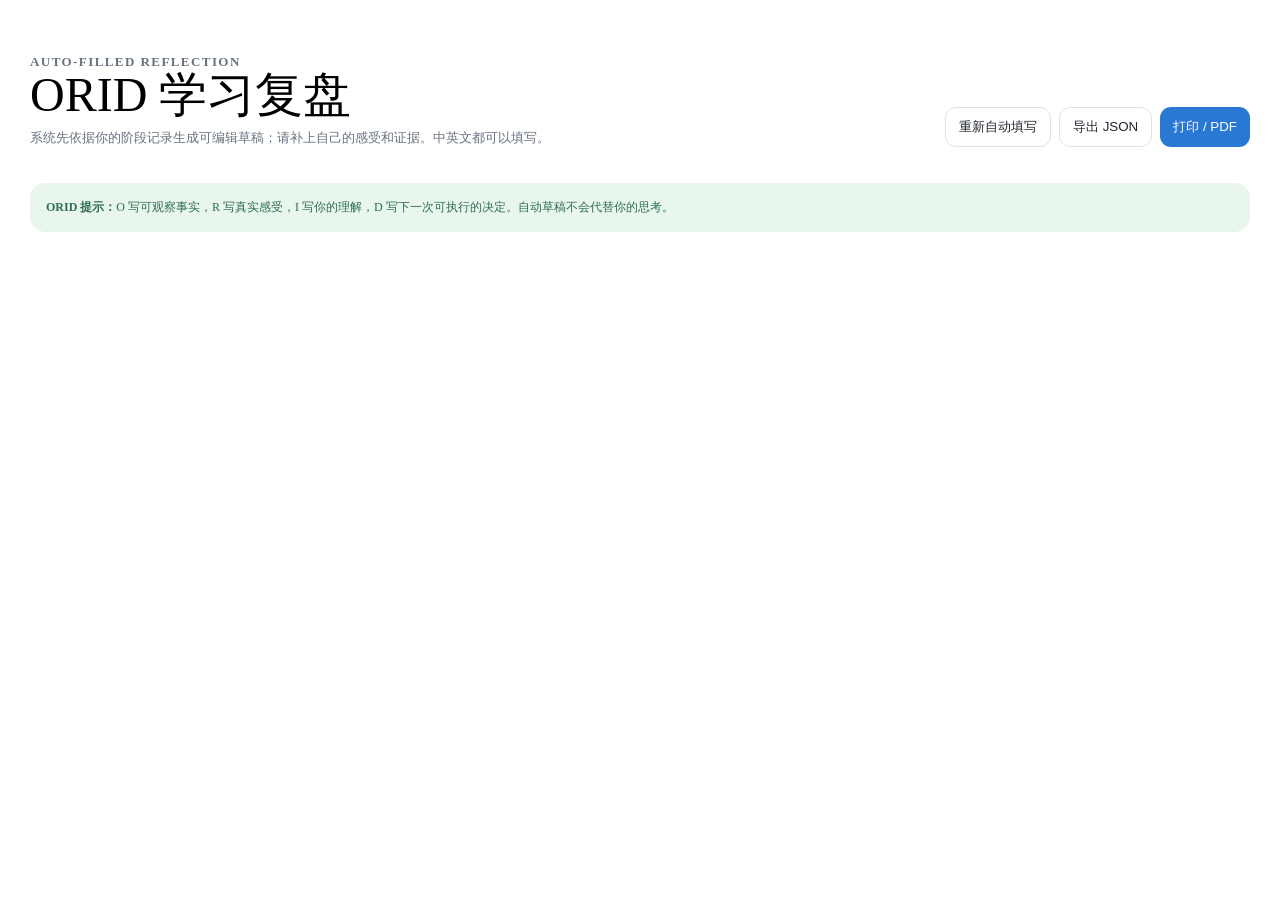
<file: orid.html>
<!doctype html>
<html lang="zh-CN"><head><meta charset="utf-8"><meta name="viewport" content="width=device-width,initial-scale=1"><title>DOLLY · ORID Reflection</title><link rel="stylesheet" href="assets/hub.css"></head>
<body><div data-hub-header></div><main class="hub-shell hub-main"><div class="workspace-head"><div><p class="eyebrow">AUTO-FILLED REFLECTION</p><h1>ORID 学习复盘</h1><p>系统先依据你的阶段记录生成可编辑草稿；请补上自己的感受和证据。中英文都可以填写。</p></div><div class="workspace-actions"><button class="button secondary" id="autofill">重新自动填写</button><button class="button secondary" id="export">导出 JSON</button><button class="button" onclick="print()">打印 / PDF</button></div></div><form class="orid-grid" id="orid"></form><div class="orid-tips"><b>ORID 提示：</b>O 写可观察事实，R 写真实感受，I 写你的理解，D 写下一次可执行的决定。自动草稿不会代替你的思考。</div></main><script src="assets/hub.js"></script><script>
addEventListener('DOMContentLoaded',()=>{DollyHub.mountCommon('orid');const form=document.querySelector('#orid');function defaults(){const data=DollyHub.load(),p=DollyHub.progress(),next=DollyHub.nextStage(),done=Object.values(DollyHub.UNITS).filter(u=>DollyHub.stageDone(u.id,'learning')&&DollyHub.stageDone(u.id,'practice')).map(u=>u.id).join('、')||'暂无';return {o:`Objective｜事实\n我已完成 ${p.done}/8 个学习阶段，已进入 ${p.started}/8 个阶段。\n已完成学习闭环的单元：${done}。\n已标记掌握的双语术语：${Object.keys(data.terms||{}).filter(k=>data.terms[k]).length} 个。`,r:`Reflective｜感受\n我在学习中感到：\n（例如：数轴的方向让我更有把握；分数运算仍需要慢一点。）`,i:`Interpretive｜理解\n“阶段完成”只说明我完成或确认了学习流程，并不等于正确率。\n我现在能用自己的话解释的一个 English term / 中文术语是：\n`,d:`Decisional｜决定\n${next?`下一步：完成 ${DollyHub.unitName(next.unit)} 的 ${next.kind==='learning'?'学习':'练习'}阶段。`:'下一步：复习错题或挑选一个章节做更高难度变式题。'}\n我会在下一次学习前先：`}}function render(reset=false){const saved=DollyHub.load().reflections?.orid||{},d=defaults(),items=[['o','O · Objective','客观事实 / What happened'],['r','R · Reflective','感受 / How did I react'],['i','I · Interpretive','理解 / What does it mean'],['d','D · Decisional','决定 / What will I do next']];form.innerHTML=items.map(([id,title,sub])=>`<section class="orid-card ${id}"><h2>${title} <small>${sub}</small></h2><p>${id==='o'?'由学习记录生成，可补充具体页面或题目。':'自动草稿仅作起点，请改成自己的表述。'}</p><textarea name="${id}">${DollyHub.escape(reset?d[id]:(saved[id]||d[id]))}</textarea></section>`).join('')}function persist(){const x=Object.fromEntries(new FormData(form));const state=DollyHub.load();state.reflections={...(state.reflections||{}),orid:{...x,updatedAt:new Date().toISOString()}};localStorage.setItem('dolly-book1a-hub-v1',JSON.stringify(state))}form.addEventListener('input',persist);document.querySelector('#autofill').onclick=()=>{if(confirm('用当前学习记录重新生成 ORID 草稿？现有内容将被替换。')){render(true);persist()}};document.querySelector('#export').onclick=()=>{persist();DollyHub.download('dolly-book1a-orid.json',{exportedAt:new Date().toISOString(),orid:DollyHub.load().reflections.orid,progress:DollyHub.progress()})}}render()});
</script></body></html>
</file>
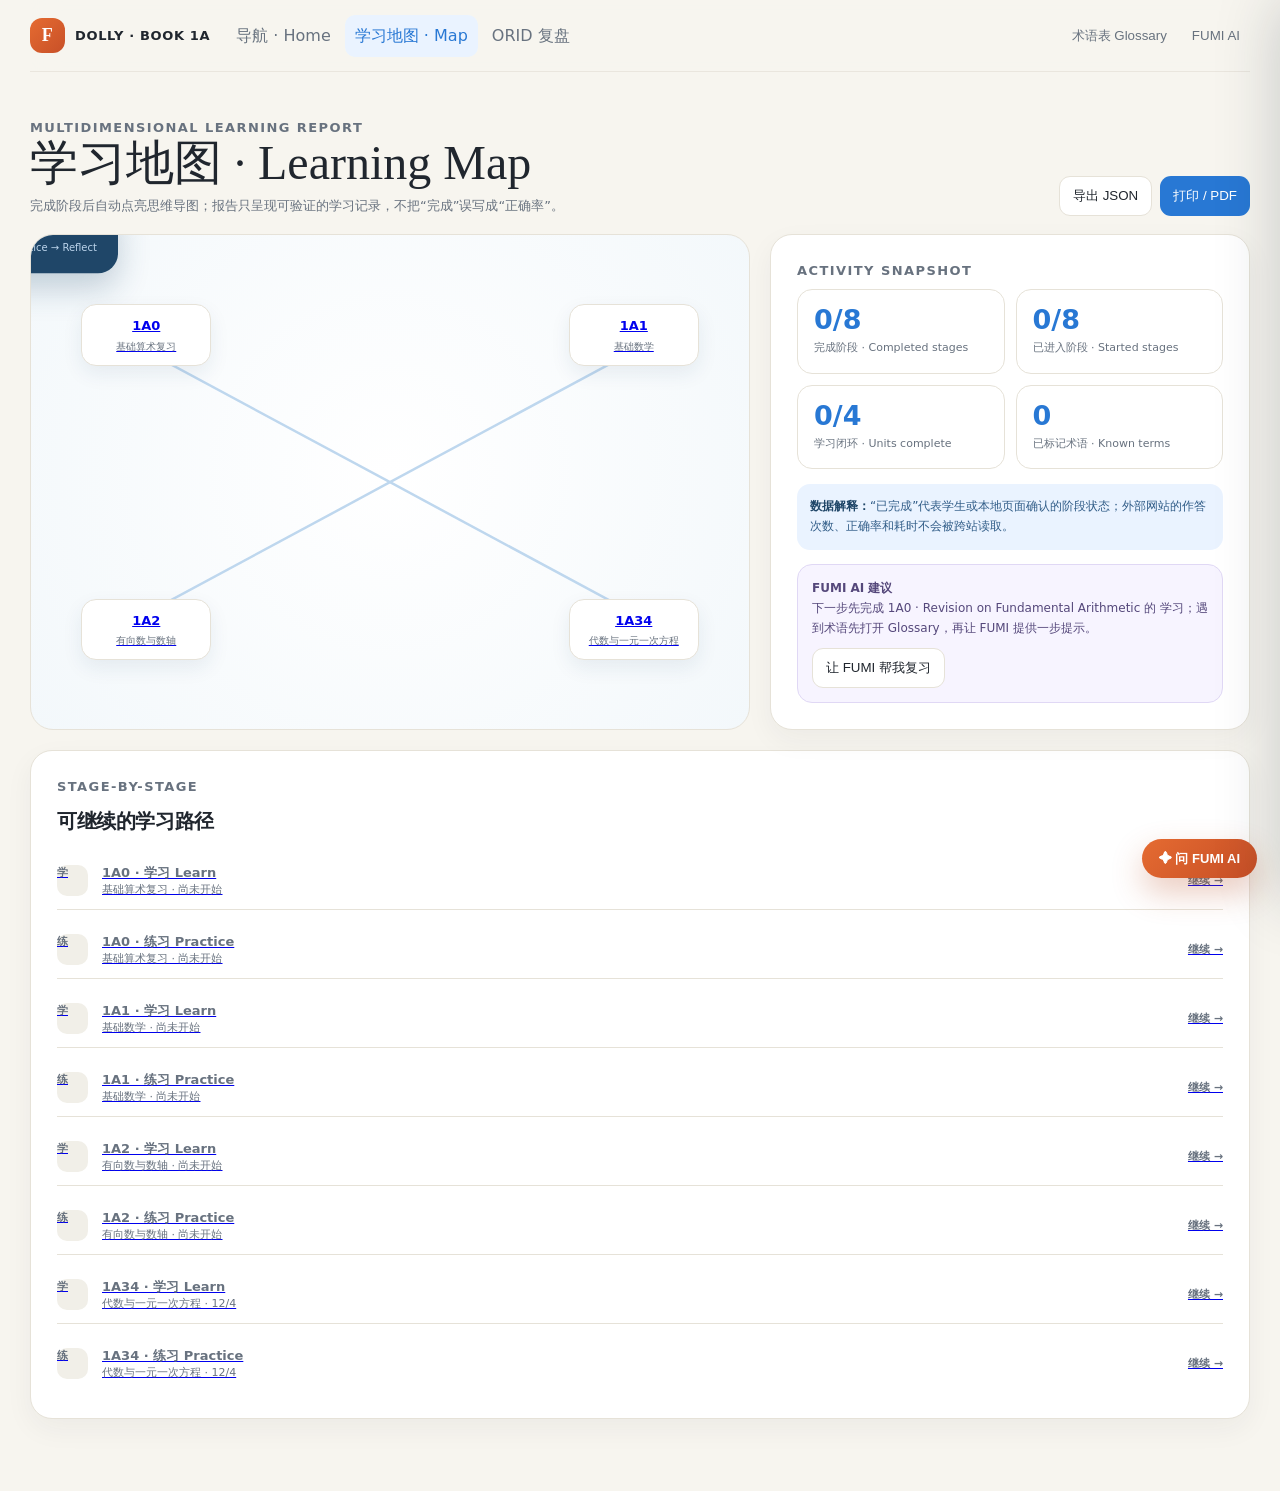
<file: report.html>
<!doctype html>
<html lang="zh-CN"><head><meta charset="utf-8"><meta name="viewport" content="width=device-width,initial-scale=1"><title>DOLLY · Learning Map</title><link rel="stylesheet" href="assets/hub.css"></head>
<body><div data-hub-header></div><main class="hub-shell hub-main"><div class="workspace-head"><div><p class="eyebrow">MULTIDIMENSIONAL LEARNING REPORT</p><h1>学习地图 · Learning Map</h1><p>完成阶段后自动点亮思维导图；报告只呈现可验证的学习记录，不把“完成”误写成“正确率”。</p></div><div class="workspace-actions"><button class="button secondary" id="download">导出 JSON</button><button class="button" onclick="print()">打印 / PDF</button></div></div><section class="map-layout"><article class="mindmap" id="mindmap"></article><aside class="section-card pad"><p class="eyebrow">ACTIVITY SNAPSHOT</p><div class="metric-grid" id="metrics"></div><div class="report-note"><b>数据解释：</b>“已完成”代表学生或本地页面确认的阶段状态；外部网站的作答次数、正确率和耗时不会被跨站读取。</div><div class="ai-report"><b>FUMI AI 建议</b><br><span id="ai-advice"></span><br><button class="button secondary" style="margin-top:10px" data-fumi>让 FUMI 帮我复习</button></div></aside></section><article class="section-card pad" style="margin-top:20px"><p class="eyebrow">STAGE-BY-STAGE</p><h2>可继续的学习路径</h2><div class="stage-list" id="stage-list"></div></article></main><script src="assets/hub.js"></script><script>
addEventListener('DOMContentLoaded',()=>{DollyHub.mountCommon('report');const p=DollyHub.progress(),units=Object.values(DollyHub.UNITS);document.querySelector('#metrics').innerHTML=`<div class="metric"><b>${p.done}/8</b><span>完成阶段 · Completed stages</span></div><div class="metric"><b>${p.started}/8</b><span>已进入阶段 · Started stages</span></div><div class="metric"><b>${p.unitsDone}/4</b><span>学习闭环 · Units complete</span></div><div class="metric"><b>${Object.keys(DollyHub.load().terms||{}).filter(k=>DollyHub.load().terms[k]).length}</b><span>已标记术语 · Known terms</span></div>`;document.querySelector('#mindmap').innerHTML=`<svg viewBox="0 0 100 100" preserveAspectRatio="none"><line x1="50" y1="50" x2="18" y2="25" stroke="#bed7ee" stroke-width=".45"/><line x1="50" y1="50" x2="82" y2="25" stroke="#bed7ee" stroke-width=".45"/><line x1="50" y1="50" x2="18" y2="75" stroke="#bed7ee" stroke-width=".45"/><line x1="50" y1="50" x2="82" y2="75" stroke="#bed7ee" stroke-width=".45"/></svg><div class="mind-center"><b>BOOK 1A</b><span>Learn → Practice → Reflect</span></div>${units.map((u,i)=>{const done=DollyHub.stageDone(u.id,'learning')&&DollyHub.stageDone(u.id,'practice');return `<a class="mind-node m${['0','1','2','34'][i]} ${done?'done':''}" href="${DollyHub.target(u.id,DollyHub.stageDone(u.id,'learning')?'practice':'learning')}"><b>${u.id} ${done?'✓':''}</b><span>${u.zh}</span></a>`}).join('')}`;document.querySelector('#stage-list').innerHTML=units.flatMap(u=>['learning','practice'].map(kind=>{const s=DollyHub.stage(u.id,kind),done=s.status==='done';return `<a class="stage-row" href="${DollyHub.target(u.id,kind)}"><span class="stage-dot ${done?'done':''}">${done?'✓':kind==='learning'?'学':'练'}</span><span><b>${u.id} · ${kind==='learning'?'学习 Learn':'练习 Practice'}</b><span>${u.zh} · ${DollyHub.shortDate(s.updatedAt)}</span></span><span class="stage-state ${done?'done':''}">${done?'完成':'继续 →'}</span></a>`})).join('');const next=DollyHub.nextStage();document.querySelector('#ai-advice').textContent=next?`下一步先完成 ${DollyHub.unitName(next.unit)} 的 ${next.kind==='learning'?'学习':'练习'}；遇到术语先打开 Glossary，再让 FUMI 提供一步提示。`:'所有阶段已完成：打开 ORID，把学习证据、感受、理解与下一步目标整理出来。';document.querySelector('#download').onclick=()=>DollyHub.download('dolly-book1a-learning-report.json',{generatedAt:new Date().toISOString(),progress:p,records:DollyHub.load().units,knownTerms:DollyHub.load().terms||{}})});
</script></body></html>
</file>
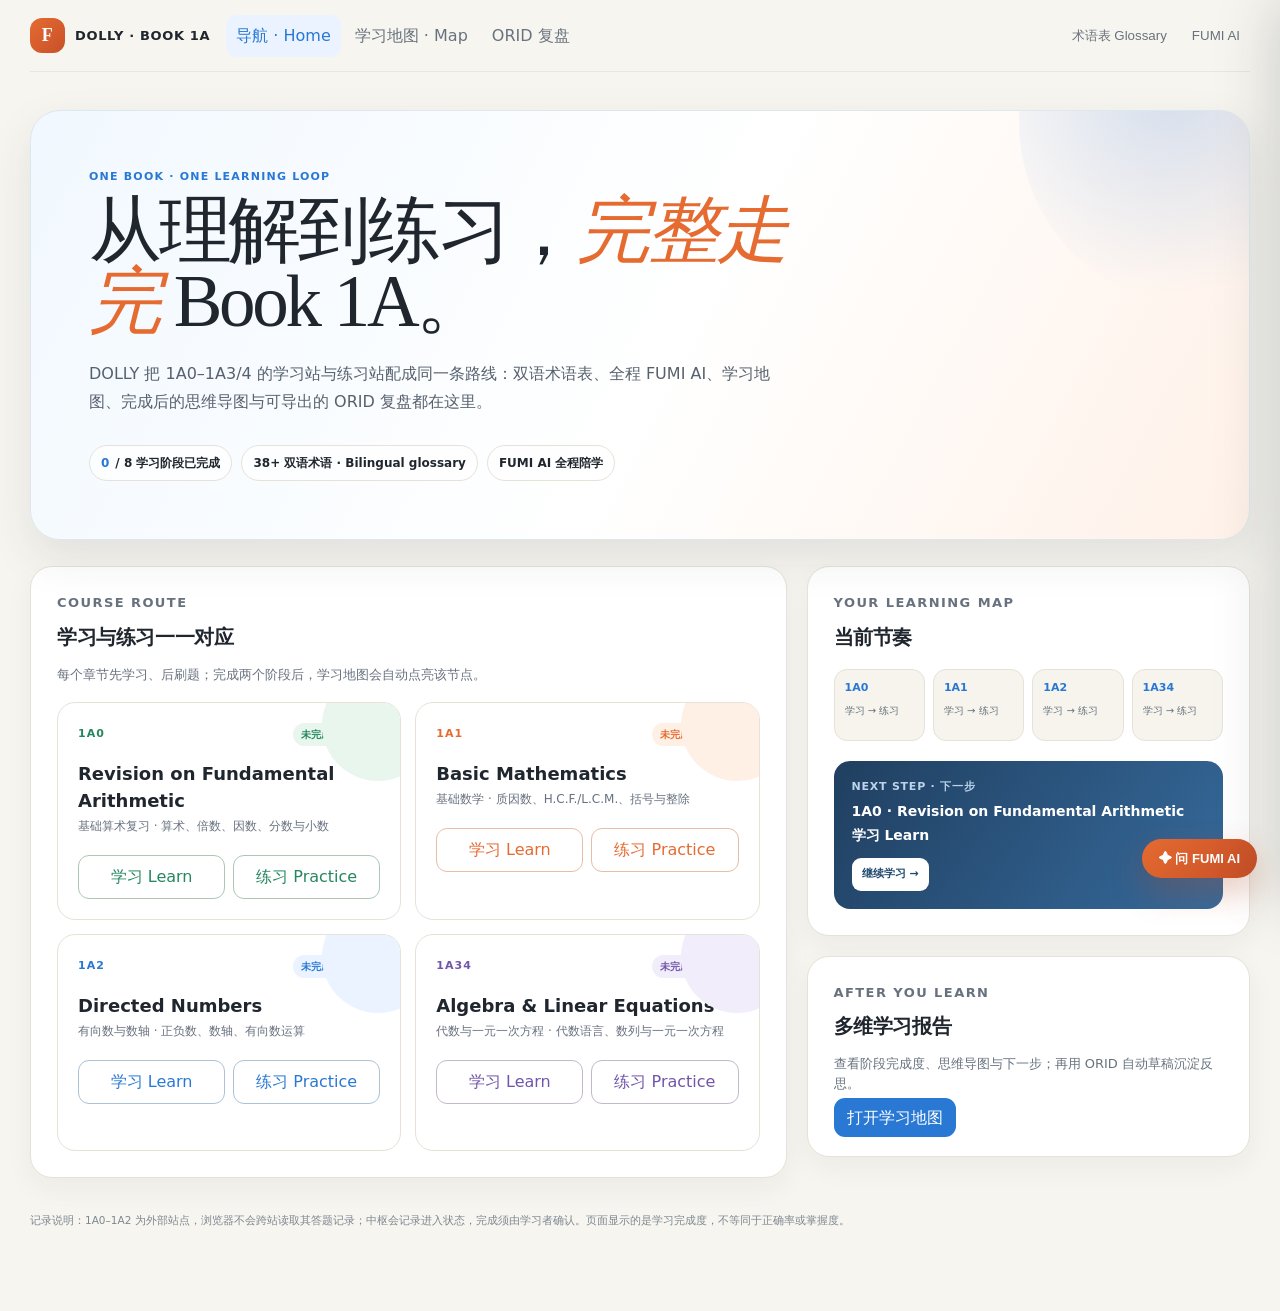
<file: study.html>
<!doctype html>
<html lang="zh-CN"><head><meta charset="utf-8"><meta name="viewport" content="width=device-width,initial-scale=1"><title>DOLLY · Study Workspace</title><link rel="stylesheet" href="assets/hub.css"><link rel="stylesheet" href="assets/navigation.css"></head>
<body><div data-hub-header></div><main class="hub-shell hub-main" id="app"></main><script src="assets/hub.js"></script><script>
addEventListener('DOMContentLoaded',()=>{
  DollyHub.mountCommon();
  const unitId=DollyHub.unitFromUrl();
  const kind=DollyHub.kindFromUrl();
  const unit=DollyHub.UNITS[unitId];
  if(!unit||!['learning','practice'].includes(kind)){
    location.replace('index.html');
    return;
  }
  const courseUrl=kind==='practice'?unit.practice:unit.learn;
  // Local pages already carry the shared navigation, glossary and FUMI AI.
  // Avoid nesting them in an iframe; this matches the physics-site structure.
  if(!unit.external){
    location.replace(courseUrl);
    return;
  }
  if(!DollyHub.stageDone(unitId,kind)){
    DollyHub.setStage(unitId,kind,'in_progress',{source:'external-workspace'});
  }
  let record=DollyHub.stage(unitId,kind);
  const kindZh=kind==='learning'?'学习':'练习';
  const kindEn=kind==='learning'?'Learning':'Practice';
  const render=()=>{
    record=DollyHub.stage(unitId,kind);
    const done=record.status==='done';
    document.querySelector('#app').innerHTML=`<div class="workspace-head"><div><p class="eyebrow">${unit.id} · ${kindEn.toUpperCase()}</p><h1>${unit.en}</h1><p>${unit.zh} · ${kindZh}工作台 · 双语术语表与 FUMI AI 保持可用。</p></div><div class="workspace-actions"><a class="button nav-return" href="index.html">← 返回导航页<br><small>Back to Navigation</small></a><a class="button secondary" href="${courseUrl}" target="_blank" rel="noopener">直接打开课程 / Open directly</a><button class="button secondary" data-glossary>术语表 Glossary</button><button class="button orange" data-fumi>问 FUMI AI</button></div></div><div class="study-layout"><section class="embed-card"><iframe title="${unit.en} ${kindEn}" src="${courseUrl}"></iframe></section><aside class="study-side"><article class="section-card"><p class="eyebrow">STAGE STATUS</p><h2>${done?'✓ 本阶段已完成':'进行中 · In progress'}</h2><p>状态更新：${DollyHub.shortDate(record.updatedAt)}</p><button class="button status-button ${done?'done':''}" id="complete">${done?'已同步完成 · Completed':'标记本阶段完成 / Mark complete'}</button></article><article class="section-card"><p class="eyebrow">RECORDING NOTE</p><div class="notice">这是外部网站。中枢无法跨域读取其答题记录；若嵌入页面受阻，可使用上方“直接打开课程”。完成后请确认同步。</div></article><article class="section-card"><p class="eyebrow">AFTER THIS</p><h2>学习地图</h2><p>每次同步都会更新课程路线、思维导图和 ORID 自动草稿。</p><a class="button secondary" href="report.html">查看报告</a></article></aside></div>`;
    document.querySelector('#complete').onclick=()=>{
      DollyHub.setStage(unitId,kind,done?'in_progress':'done',{source:'learner-confirmed-external'});
      render();
    };
  };
  render();
});
</script></body></html>
</file>
<file: assets/hub.css>
:root{--ink:#20262e;--muted:#68727f;--paper:#f7f5ef;--card:#fff;--line:#e6e2d8;--navy:#1f4668;--blue:#2878d4;--blue-soft:#eaf3ff;--orange:#e56b31;--orange-soft:#fff0e6;--green:#25875e;--green-soft:#e8f6ee;--purple:#7155a8;--purple-soft:#f1edfb;--shadow:0 18px 45px rgba(28,45,62,.1);--radius:22px}*{box-sizing:border-box}html{scroll-behavior:smooth}body.hub-body{margin:0;background:var(--paper);color:var(--ink);font-family:Inter,"Noto Sans SC","PingFang SC",system-ui,sans-serif;line-height:1.5}.hub-shell{width:min(1220px,calc(100% - 32px));margin:auto}.hub-top{position:sticky;top:0;z-index:50;display:flex;align-items:center;gap:16px;min-height:72px;background:color-mix(in srgb,var(--paper) 90%,transparent);backdrop-filter:blur(14px);border-bottom:1px solid rgba(230,226,216,.75)}.hub-brand{display:flex;align-items:center;gap:10px;color:var(--ink);text-decoration:none;font-weight:900;font-size:13px;letter-spacing:.05em;white-space:nowrap}.hub-brand i{display:grid;place-items:center;width:35px;height:35px;border-radius:12px;background:linear-gradient(135deg,var(--orange),#c85028);color:#fff;font:800 18px Georgia,serif}.hub-nav{display:flex;gap:4px;flex:1}.hub-nav a,.hub-action{border:0;background:transparent;color:var(--muted);padding:9px 10px;border-radius:10px;font:750 12px/1 inherit;text-decoration:none;cursor:pointer;white-space:nowrap}.hub-nav a:hover,.hub-nav a.active,.hub-action:hover{background:var(--blue-soft);color:var(--blue)}.hub-top-actions{display:flex;align-items:center;gap:5px}.hub-main{padding:38px 0 72px}.eyebrow{margin:0 0 9px;color:var(--blue);font-size:11px;font-weight:900;letter-spacing:.11em}.hub-hero{position:relative;overflow:hidden;padding:58px;border:1px solid #dce7ee;border-radius:30px;background:linear-gradient(118deg,#f1f8ff,#fff 53%,#fff1e8);box-shadow:var(--shadow)}.hub-hero:after{content:"";position:absolute;width:380px;height:380px;right:-150px;top:-180px;border-radius:50%;background:radial-gradient(circle at 40% 40%,rgba(40,120,212,.2),transparent 66%)}.hub-hero h1{position:relative;max-width:750px;margin:0;font:500 clamp(40px,6vw,73px)/.98 Georgia,"Noto Serif SC",serif;letter-spacing:-.045em}.hub-hero h1 em{color:var(--orange);font-style:italic}.hub-lead{position:relative;max-width:710px;margin:22px 0 0;color:#56616d;font-size:16px;line-height:1.8}.hero-pills{position:relative;display:flex;flex-wrap:wrap;gap:9px;margin-top:28px}.pill{display:inline-flex;align-items:center;gap:6px;padding:8px 11px;border:1px solid var(--line);border-radius:999px;background:rgba(255,255,255,.72);font-size:12px;font-weight:750}.pill b{color:var(--blue)}.dashboard-grid{display:grid;grid-template-columns:1.45fr .85fr;gap:20px;margin-top:26px}.section-card{border:1px solid var(--line);border-radius:var(--radius);background:var(--card);box-shadow:0 10px 28px rgba(39,46,55,.05)}.section-card.pad{padding:26px}.section-card h2{margin:0;font-size:20px;letter-spacing:-.02em}.section-card p{color:var(--muted);font-size:13px}.course-grid{display:grid;grid-template-columns:repeat(2,minmax(0,1fr));gap:14px;margin-top:18px}.course-card{position:relative;overflow:hidden;min-height:217px;padding:20px;border:1px solid var(--line);border-radius:18px;background:#fff}.course-card:after{content:"";position:absolute;right:-34px;top:-34px;width:112px;height:112px;border-radius:50%;background:var(--tone-soft)}.course-card[data-unit="1A0"]{--tone:#25875e;--tone-soft:#e8f6ee}.course-card[data-unit="1A1"]{--tone:#e56b31;--tone-soft:#fff0e6}.course-card[data-unit="1A2"]{--tone:#2878d4;--tone-soft:#eaf3ff}.course-card[data-unit="1A34"]{--tone:#7155a8;--tone-soft:#f1edfb}.course-top{position:relative;display:flex;align-items:center;justify-content:space-between;gap:8px}.unit-code{color:var(--tone);font-size:11px;font-weight:900;letter-spacing:.1em}.unit-state{padding:4px 8px;border-radius:999px;background:var(--tone-soft);color:var(--tone);font-size:10px;font-weight:850}.course-card h3{position:relative;margin:14px 0 3px;font-size:18px}.course-card .zh{position:relative;margin:0;color:var(--muted);font-size:12px}.course-actions{position:relative;display:grid;grid-template-columns:1fr 1fr;gap:8px;margin-top:20px}.launch-btn{border:1px solid color-mix(in srgb,var(--tone) 30%,var(--line));border-radius:11px;background:#fff;color:var(--tone);padding:9px;font:850 11px/1 inherit;text-align:center;text-decoration:none}.launch-btn:hover{background:var(--tone);color:#fff}.stage-list{display:grid;gap:12px;margin-top:17px}.stage-row{display:grid;grid-template-columns:34px 1fr auto;gap:11px;align-items:center;padding:10px 0;border-bottom:1px solid var(--line)}.stage-row:last-child{border-bottom:0}.stage-dot{display:grid;place-items:center;width:31px;height:31px;border-radius:10px;background:#f1efe8;color:#83909d;font-size:12px;font-weight:850}.stage-dot.done{background:var(--green-soft);color:var(--green)}.stage-row b{font-size:13px}.stage-row span{display:block;color:var(--muted);font-size:11px}.stage-state{font-size:10px;font-weight:800;color:var(--muted)}.stage-state.done{color:var(--green)}.next-card{margin-top:20px;padding:18px;border-radius:16px;background:linear-gradient(125deg,#203f60,#366a9c);color:#fff}.next-card p{margin:0 0 4px;color:#bcd4eb;font-size:11px;font-weight:800;letter-spacing:.07em}.next-card b{font-size:14px}.next-card a{display:inline-block;margin-top:11px;border-radius:9px;background:#fff;color:#234b70;padding:8px 10px;font-size:11px;font-weight:900;text-decoration:none}.map-mini{display:grid;grid-template-columns:repeat(4,1fr);gap:8px;margin-top:17px}.map-mini div{min-height:72px;padding:10px;border-radius:13px;background:#f6f4ed;border:1px solid var(--line)}.map-mini b{display:block;color:var(--blue);font-size:11px}.map-mini span{display:block;margin-top:7px;color:var(--muted);font-size:10px}.map-mini .done{background:var(--green-soft);border-color:#c6ead6}.footer-note{padding:24px 0 0;color:#7d8791;font-size:10.5px}.workspace-head{display:flex;align-items:flex-end;justify-content:space-between;gap:20px;margin-bottom:18px}.workspace-head h1{margin:0;font:500 clamp(30px,4vw,48px)/1.06 Georgia,"Noto Serif SC",serif}.workspace-head p{margin:8px 0 0;color:var(--muted);font-size:13px}.workspace-actions{display:flex;gap:8px;flex-wrap:wrap}.button{border:0;border-radius:11px;padding:10px 13px;background:var(--blue);color:#fff;font:850 12px/1 inherit;text-decoration:none;cursor:pointer}.button.secondary{border:1px solid var(--line);background:#fff;color:var(--ink)}.button.orange{background:var(--orange)}.study-layout{display:grid;grid-template-columns:minmax(0,1fr) 275px;gap:18px}.embed-card{min-height:calc(100vh - 180px);overflow:hidden;border:1px solid var(--line);border-radius:20px;background:#fff;box-shadow:var(--shadow)}.embed-card iframe{display:block;width:100%;height:calc(100vh - 180px);min-height:720px;border:0}.study-side{display:grid;align-content:start;gap:13px}.study-side .section-card{padding:17px}.study-side h2{font-size:16px}.notice{border-left:3px solid var(--orange);padding:10px 11px;background:var(--orange-soft);border-radius:0 10px 10px 0;color:#8b4b2c;font-size:11px;line-height:1.55}.status-button{width:100%;margin-top:10px;background:var(--green)}.status-button.done{background:#e8f6ee;color:var(--green);border:1px solid #c6ead6}.map-layout{display:grid;grid-template-columns:1.2fr .8fr;gap:20px}.mindmap{position:relative;min-height:465px;overflow:hidden;border:1px solid var(--line);border-radius:23px;background:radial-gradient(circle at 50% 48%,#fff,#f3f8fb)}.mindmap svg{position:absolute;inset:0;width:100%;height:100%;pointer-events:none}.mind-node{position:absolute;width:130px;padding:11px;border:1px solid var(--line);border-radius:15px;background:#fff;box-shadow:0 8px 20px rgba(31,70,104,.08);text-align:center}.mind-node b{display:block;font-size:13px}.mind-node span{display:block;margin-top:3px;color:var(--muted);font-size:10px}.mind-node.done{border-color:#b8e3cc;background:var(--green-soft)}.mind-center{left:50%;top:50%;transform:translate(-50%,-50%);width:174px;padding:18px;border-radius:20px;background:var(--navy);color:#fff;text-align:center;box-shadow:0 15px 32px rgba(31,70,104,.24)}.mind-center b{display:block;font-size:15px}.mind-center span{display:block;margin-top:4px;color:#bcd4eb;font-size:10px}.m0{left:7%;top:14%}.m1{right:7%;top:14%}.m2{left:7%;bottom:14%}.m34{right:7%;bottom:14%}.metric-grid{display:grid;grid-template-columns:repeat(2,1fr);gap:11px}.metric{padding:16px;border:1px solid var(--line);border-radius:15px;background:#fff}.metric b{display:block;color:var(--blue);font-size:27px;line-height:1}.metric span{display:block;margin-top:7px;color:var(--muted);font-size:11px}.report-note{margin-top:15px;padding:13px;border-radius:13px;background:var(--blue-soft);color:#315d88;font-size:12px;line-height:1.65}.report-note b{color:#1f4668}.ai-report{margin-top:14px;padding:14px;border-radius:15px;background:#f7f4ff;border:1px solid #e0d8f5;color:#55487b;font-size:12px;line-height:1.65}.orid-grid{display:grid;grid-template-columns:repeat(2,minmax(0,1fr));gap:15px}.orid-card{padding:19px;border:1px solid var(--line);border-radius:18px;background:#fff}.orid-card.o{border-top:4px solid var(--blue)}.orid-card.r{border-top:4px solid var(--orange)}.orid-card.i{border-top:4px solid var(--purple)}.orid-card.d{border-top:4px solid var(--green)}.orid-card h2{margin:0;font-size:17px}.orid-card h2 small{color:var(--muted);font-size:10px;letter-spacing:.05em}.orid-card p{margin:7px 0 12px;color:var(--muted);font-size:11px}.orid-card textarea{width:100%;min-height:158px;resize:vertical;border:1px solid var(--line);border-radius:11px;background:#fbfaf6;color:var(--ink);padding:11px;font:13px/1.65 Inter,"Noto Sans SC",sans-serif}.orid-card textarea:focus{outline:2px solid #bedcff;border-color:var(--blue)}.orid-tips{margin-top:18px;padding:16px;border-radius:15px;background:var(--green-soft);color:#2f6e50;font-size:12px}.glossary-drawer{position:fixed;inset:0 0 0 auto;z-index:90;width:min(430px,100%);padding:18px;overflow:auto;background:#fff;box-shadow:-24px 0 60px rgba(22,35,49,.2);transform:translateX(105%);transition:transform .22s ease}.glossary-drawer.open{transform:none}.glossary-backdrop{position:fixed;inset:0;z-index:89;background:rgba(20,31,42,.36);opacity:0;visibility:hidden;transition:.18s}.glossary-backdrop.open{opacity:1;visibility:visible}.drawer-head{display:flex;align-items:center;justify-content:space-between;gap:12px}.drawer-head h2{margin:0;font-size:20px}.close-btn{border:0;border-radius:10px;background:#f3f1eb;width:34px;height:34px;font-size:17px;cursor:pointer}.glossary-search{width:100%;margin:17px 0 10px;border:1px solid var(--line);border-radius:11px;padding:10px 11px;font:13px inherit}.glossary-filter{display:flex;flex-wrap:wrap;gap:6px;margin-bottom:15px}.filter-btn{border:1px solid var(--line);border-radius:999px;background:#fff;padding:6px 9px;font:750 10px inherit;cursor:pointer}.filter-btn.active{border-color:var(--blue);background:var(--blue-soft);color:var(--blue)}.term-list{display:grid;gap:9px}.term{padding:13px;border:1px solid var(--line);border-radius:13px}.term h3{margin:0;font-size:14px}.term h3 span{color:var(--blue)}.term p{margin:5px 0 0;color:var(--muted);font-size:11.5px}.term small{display:block;margin-top:5px;color:#8e98a2;font-size:10.5px}.fumi-fab{position:fixed;right:23px;bottom:22px;z-index:80;border:0;border-radius:999px;padding:13px 17px;background:linear-gradient(135deg,var(--orange),#c64e26);color:#fff;font:850 13px/1 Inter,"Noto Sans SC",sans-serif;box-shadow:0 14px 32px rgba(182,71,31,.29);cursor:pointer}.fumi-panel{position:fixed;right:22px;bottom:79px;z-index:81;width:min(400px,calc(100% - 28px));height:min(610px,calc(100vh - 112px));display:flex;flex-direction:column;overflow:hidden;border:1px solid #d7e0e8;border-radius:20px;background:#fff;box-shadow:0 22px 60px rgba(26,44,62,.24);opacity:0;pointer-events:none;transform:translateY(12px);transition:.2s}.fumi-panel.open{opacity:1;pointer-events:auto;transform:none}.fumi-head{display:flex;align-items:center;gap:10px;padding:14px;border-bottom:1px solid var(--line);background:#f6fbff}.fumi-mark{display:grid;place-items:center;width:34px;height:34px;border-radius:11px;background:var(--orange);color:#fff;font:800 17px Georgia,serif}.fumi-head b{display:block;font-size:13px}.fumi-head span{display:block;margin-top:2px;color:var(--muted);font-size:10px}.fumi-head .close-btn{margin-left:auto}.fumi-context{padding:10px 14px;border-bottom:1px solid var(--line);background:#fff8f2;color:#805033;font-size:11px;line-height:1.5}.fumi-messages{flex:1;overflow:auto;padding:13px;display:flex;flex-direction:column;gap:9px}.fumi-msg{max-width:87%;padding:9px 10px;border-radius:12px;background:#f2f5f7;font-size:12px;white-space:pre-wrap}.fumi-msg.user{align-self:flex-end;background:var(--blue);color:#fff}.fumi-msg.system{max-width:100%;background:var(--green-soft);color:#266447}.fumi-quick{display:flex;gap:6px;overflow:auto;padding:0 12px 10px}.fumi-quick button{flex:none;border:1px solid var(--line);border-radius:999px;background:#fff;padding:6px 8px;color:var(--muted);font:750 10px inherit;cursor:pointer}.fumi-compose{display:grid;grid-template-columns:1fr auto;gap:7px;padding:11px;border-top:1px solid var(--line)}.fumi-compose textarea{min-height:42px;max-height:100px;resize:none;border:1px solid var(--line);border-radius:10px;padding:9px;font:12px inherit}.fumi-compose button{border:0;border-radius:10px;background:var(--blue);color:#fff;padding:10px;font:800 12px inherit;cursor:pointer}.fumi-compose button:disabled{opacity:.6}.fumi-settings{padding:0 11px 11px;font-size:10px;color:var(--muted)}.fumi-settings input{width:100%;margin-top:5px;border:1px solid var(--line);border-radius:8px;padding:7px;font-size:10px}.fumi-settings button{margin-top:5px;border:0;border-radius:7px;background:#eef2f5;padding:6px 8px;font:800 10px inherit;cursor:pointer}.bridge-bar{position:fixed;left:50%;top:12px;z-index:95;transform:translateX(-50%);display:flex;align-items:center;gap:7px;padding:7px 8px 7px 12px;border:1px solid #dbe7f1;border-radius:999px;background:rgba(255,255,255,.95);box-shadow:0 6px 20px rgba(24,47,70,.12);font:750 11px Inter,"Noto Sans SC",sans-serif}.bridge-bar a{color:var(--blue);text-decoration:none}.bridge-bar button{border:0;border-radius:999px;background:var(--blue-soft);color:var(--blue);padding:5px 7px;font:800 10px inherit;cursor:pointer}@media(max-width:900px){.dashboard-grid,.map-layout,.study-layout{grid-template-columns:1fr}.study-side{grid-template-columns:repeat(2,minmax(0,1fr))}.embed-card,.embed-card iframe{min-height:72vh;height:72vh}.hub-hero{padding:37px 27px}.hub-top{gap:8px}.hub-nav{overflow:auto}.hub-top-actions .hub-action:first-child{display:none}}@media(max-width:620px){.hub-shell{width:min(100% - 22px,1220px)}.hub-top{min-height:60px}.hub-brand{font-size:11px}.hub-brand i{width:30px;height:30px}.hub-nav a{font-size:10px;padding:7px}.hub-main{padding-top:22px}.hub-hero{padding:30px 21px;border-radius:23px}.hub-lead{font-size:13px}.dashboard-grid,.course-grid,.map-layout,.orid-grid,.study-side{grid-template-columns:1fr}.course-card{min-height:195px}.workspace-head{align-items:flex-start;flex-direction:column}.mindmap{min-height:400px}.mind-node{width:105px;padding:8px}.mind-node b{font-size:11px}.m0{left:4%;top:9%}.m1{right:4%;top:9%}.m2{left:4%;bottom:9%}.m34{right:4%;bottom:9%}.fumi-panel{right:0;bottom:0;width:100%;height:100dvh;max-height:none;border-radius:0}.fumi-fab{right:13px;bottom:13px}.study-side{display:grid}.bridge-bar{top:6px;font-size:10px}.map-mini{grid-template-columns:repeat(2,1fr)}}@media print{.hub-top,.fumi-fab,.fumi-panel,.glossary-drawer,.glossary-backdrop,.workspace-actions,.footer-note{display:none!important}.hub-main{padding:0}.section-card,.mindmap{box-shadow:none}.hub-shell{width:100%}}
</file>
<file: assets/navigation.css>
/* Persistent, high-contrast route back to the Book 1A navigation page. */
.nav-return {
  display: inline-flex;
  align-items: center;
  justify-content: center;
  min-height: 42px;
  background: #1f4668;
  text-align: left;
}

.nav-return small {
  display: block;
  margin-left: 6px;
  color: #c6dced;
  font-size: 9px;
  font-weight: 750;
}

.bridge-bar .bridge-home {
  display: inline-flex;
  align-items: center;
  gap: 4px;
  border-radius: 999px;
  background: #1f4668;
  color: #fff;
  padding: 6px 9px;
  font-weight: 900;
}

.bridge-home span {
  color: #c6dced;
  font-size: 9px;
}

@media (max-width: 620px) {
  .bridge-home span { display: none; }
}
</file>
